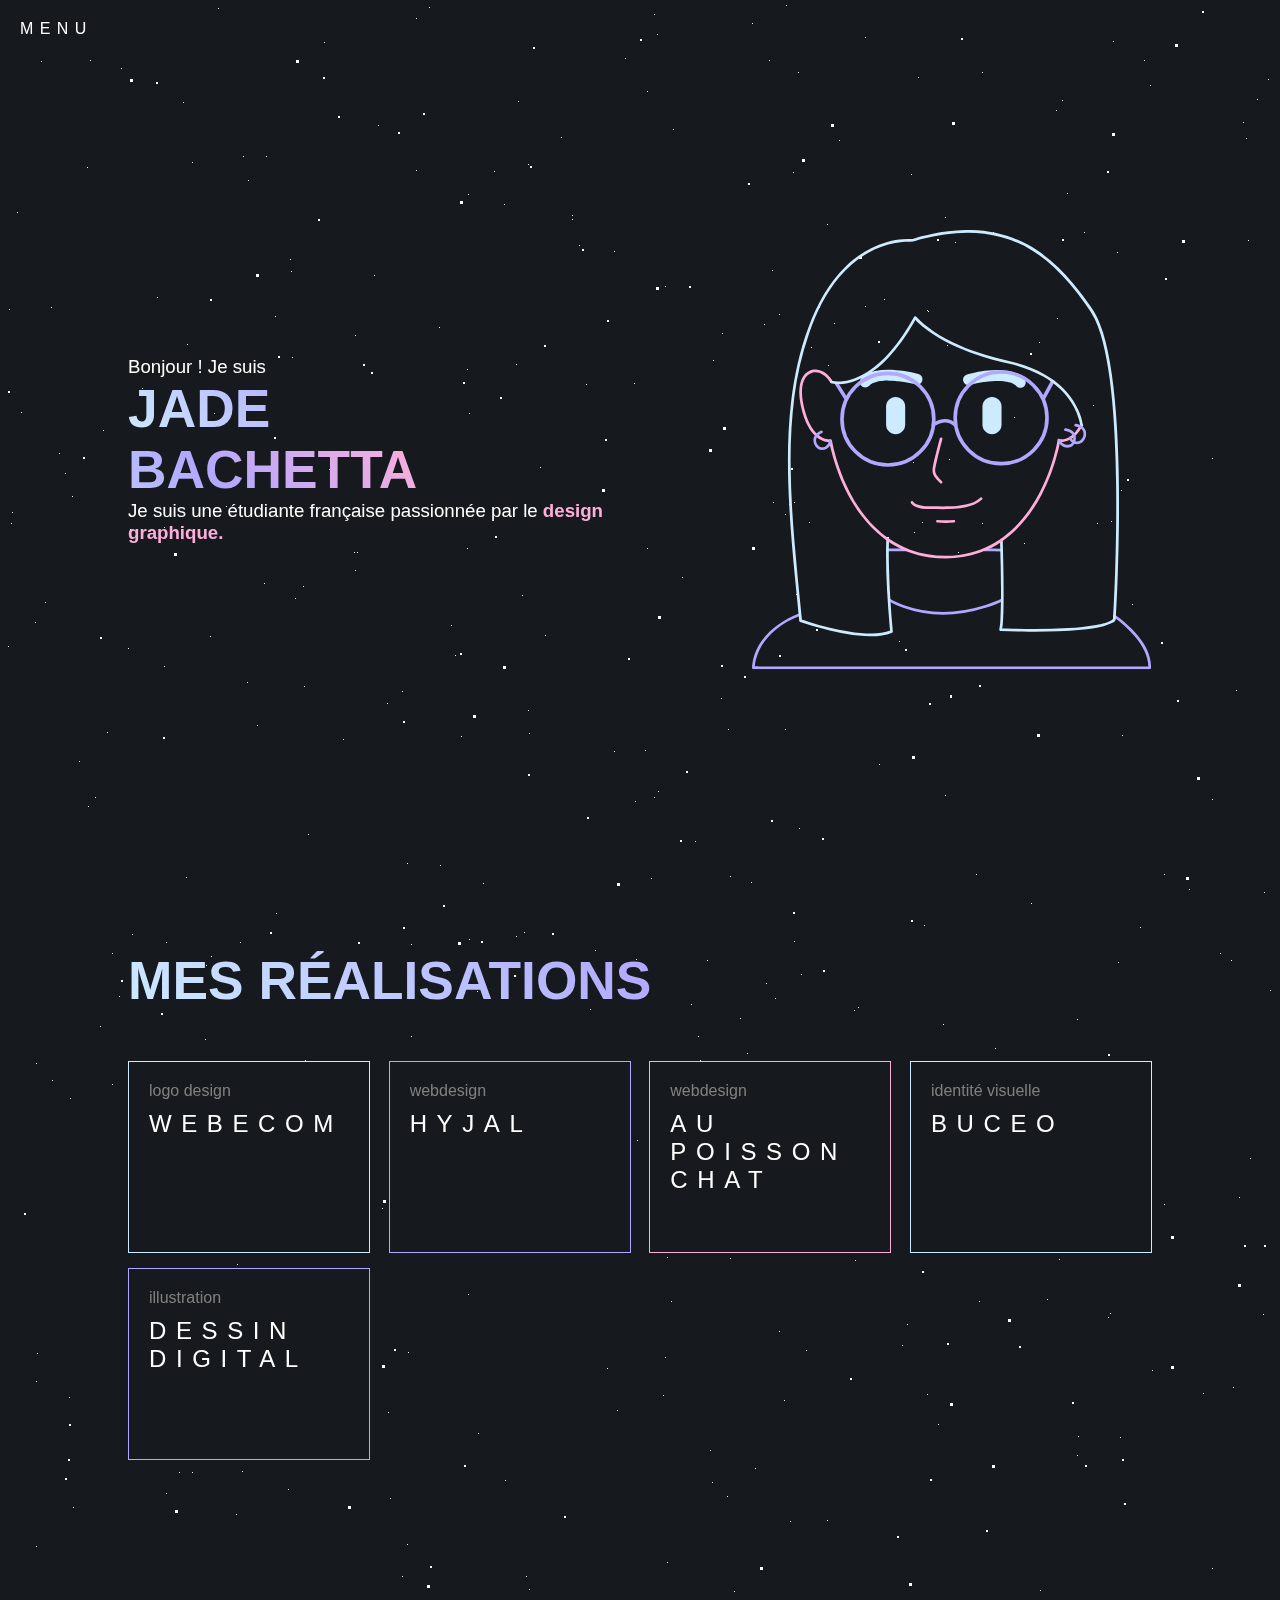
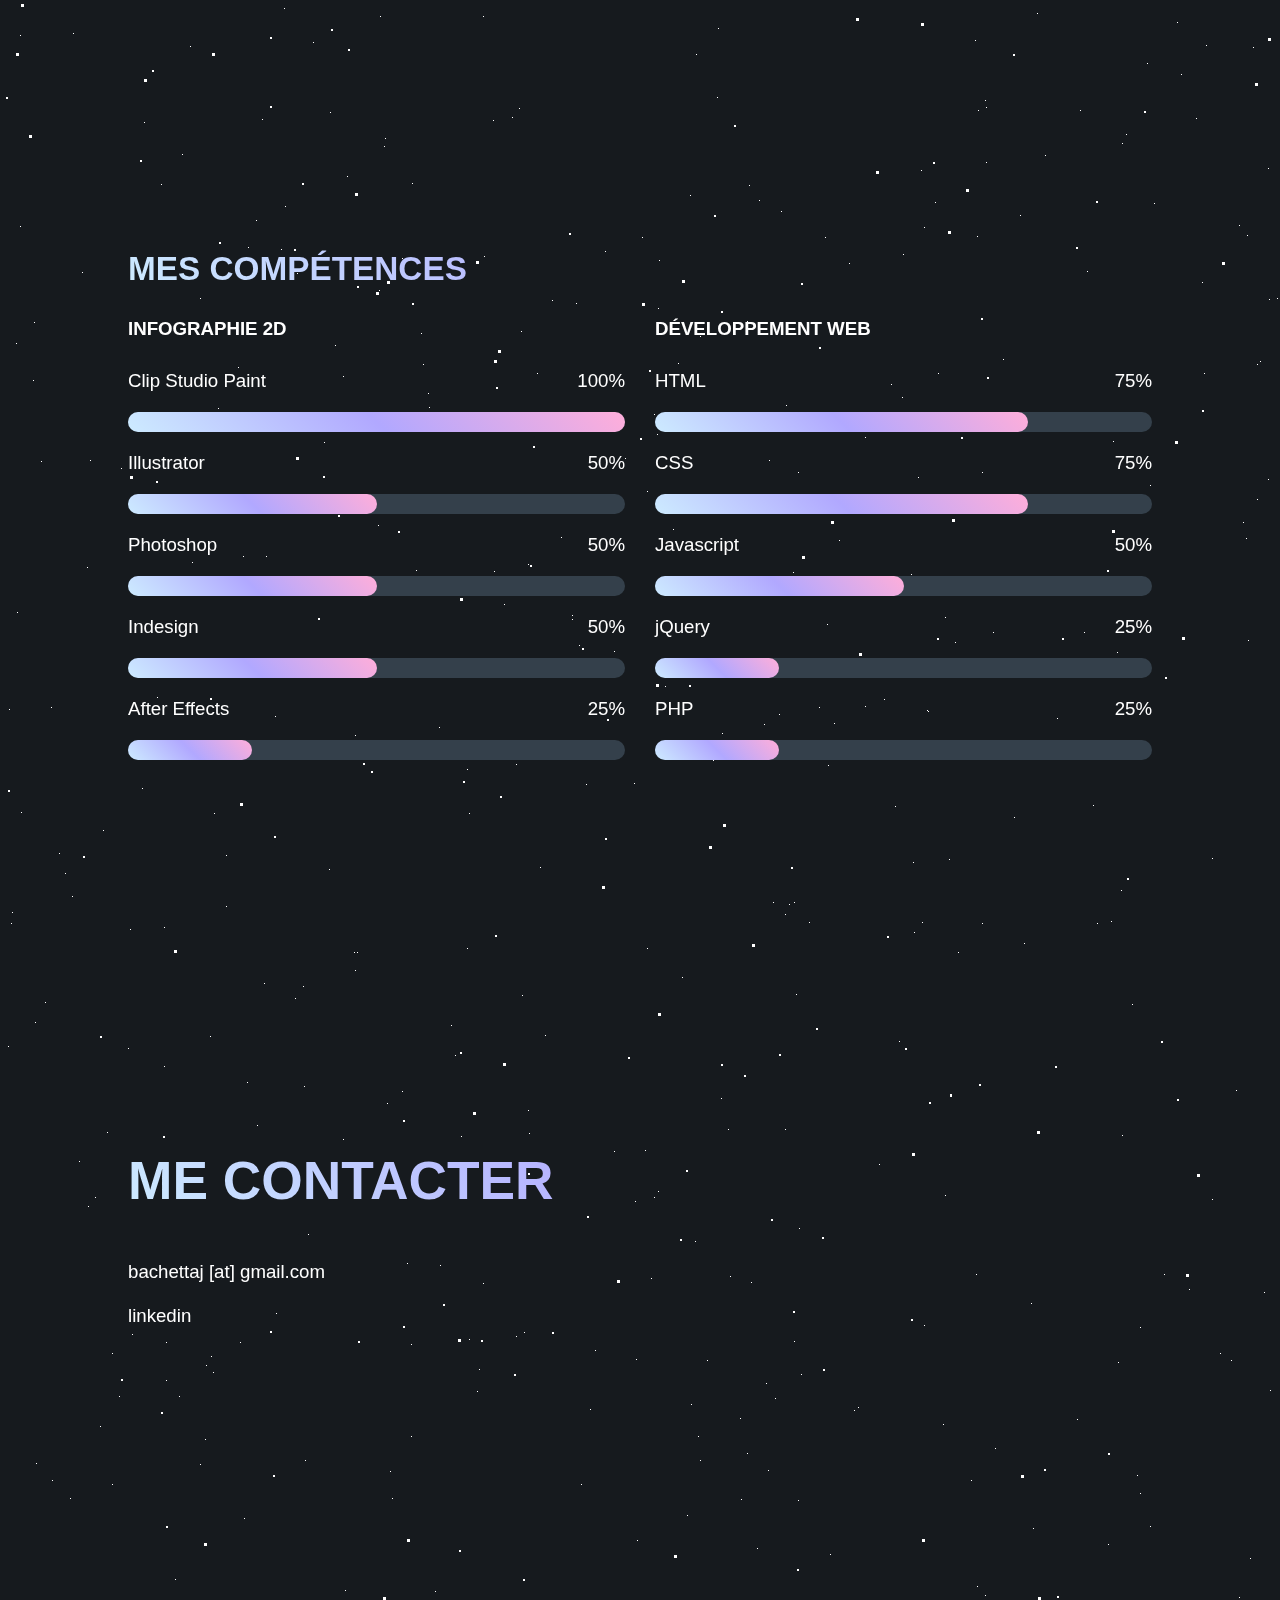
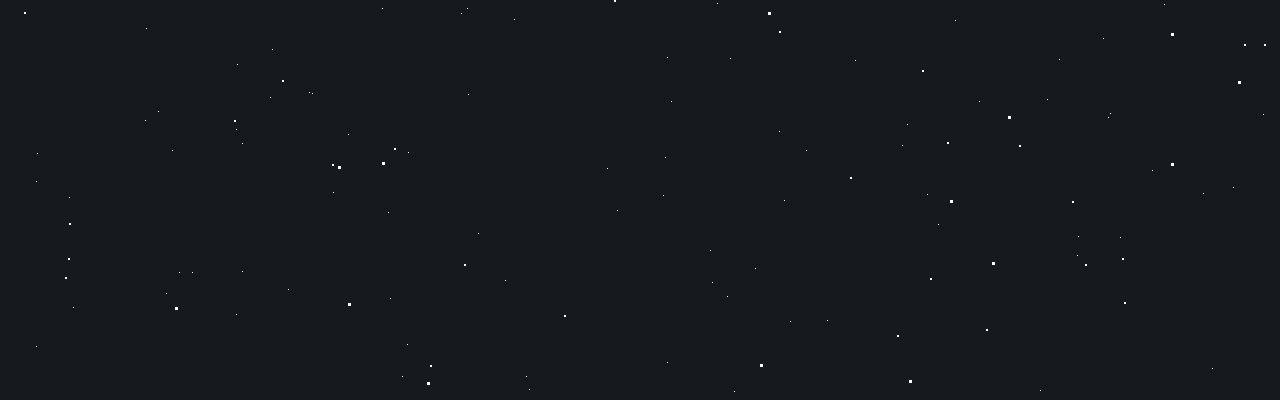
<file: index.html>
<!DOCTYPE html>
<html lang="en">
<head>
    <meta charset="UTF-8">
    <meta http-equiv="X-UA-Compatible" content="IE=edge">
    <meta name="viewport" content="width=device-width, initial-scale=1.0">
    <title>Jade BACHETTA's Portfolio</title>

    <link rel="icon" type="image/png" href="images/JB.png"/>
    <link rel="shortcut icon" type="image/png" href="images/JB.png"/>

    <link rel="stylesheet" href="styles/style_mobile.css">
    <link rel="stylesheet" href="styles/style_pc.css" media="screen and (min-width:700px)">

    

</head>
<body>
<!--
    <embed id= "audio1" onload="setHalfVolume()" controls="controls" volume="0.10" src="/audio/memodemo-extragalactic.mp3" loop="true" autostart="true" width="2" height="0">
 -->
    <!--
    <audio id="audio">
        <source src="audio/multimedia_rollover_044.mp3">
    </audio>
    -->

    <header class="header">
        <div class="menu">menu</div>
    </header>
    
    <div class="bg1"></div>
    <div class="bg2"></div>

    <nav>
        <div class="navigation">
            <div class="dir" id="dir"><a href="index.html#page1">ACCUEIL</a></div>
            <div class="dir2" id="dir"><a href="index.html#page2">REALISATIONS</a></div>
            <div class="dir3" id="dir"><a href="index.html#page3">COMPETENCES</a></div>
            <div class="dir4" id="dir"><a href="index.html#page4">CONTACT</a></div>
        </div>
    </nav>

    <div class="bganim" id="bganim">
        <div id="stars"></div>
        <div id="stars2"></div>
        <div id="stars3"></div>
    </div>


    <section id="page1">

        

        <div class="elements">
            <div class="presentation">
                Bonjour ! Je suis <br>
                <span class="nom">jade <br> bachetta</span><br>
                Je suis une étudiante française passionnée par le <span class="design">design graphique.</span>
            </div>
            <img src="images/jod.svg" alt="portrait">
        </div>

    </section>

    <section id="page2">

        <div class="realisations">
            <div class="titre">
                mes réalisations
            </div>
            <div class="portfolio" id=portfolio>
                <a href="webecom.html" class="portfolio1" id="son">
                    <div class="desc">logo design</div>
                    WEBECOM
                </a>
                <a href="hyjal.html" class="portfolio2" id="son">
                    <div class="desc">webdesign</div>
                    HYJAL
                </a>
                <a href="catfish.html" class="portfolio3" id="son">
                    <div class="desc">webdesign</div>
                    AU POISSON CHAT
                </a>
                <a href="buceo.html" class="portfolio4" id="son">
                    <div class="desc">identité visuelle</div>
                    BUCEO
                </a>
                <a href="illu.html" class="portfolio5" id="son">
                    <div class="desc">illustration</div>
                    DESSIN DIGITAL
                </a>
            </div>
        </div>

    </section>

    <!--

    <section id="page3">

        <div class="cv">

            <div class="titre">curriculum vitae</div>

            <div class="formation">

                <div class="titre2">formation</div>

                    <div class="form">
                        <div class="head"> 
                            <div>DUT MMI</div><div>2020-2022</div>
                        </div>
                        <div class="lieu">
                            <i>IUT de Mulhouse</i>
                        </div>
                        <div class="state">
                            Deuxième année  (en cours)
                        </div>
                    </div>

                    <div class="form">
                        <div class="head"> 
                            <div>L1 Psychologie</div><div>2019-2020</div>
                        </div>
                        <div class="lieu">
                            <i>Université de Strasbourg</i>
                        </div>
                        <div class="state">
                        </div>
                    </div>

                    <div class="form">
                        <div class="head"> 
                            <div>Baccalauréat Scientifique</div><div>2019</div>
                        </div>
                        <div class="lieu">
                            <i>Lycée Michel de Montaigne, Mulhouse</i>
                        </div>
                        <div class="state">
                            Mention : Bien
                        </div>
                    </div>

                </div>

            <div class="exp">

                <div class="titre2">expérience professionnelle</div>

                    <div class="form">
                        <div class="head"> 
                            <div>Stage en entreprise</div><div>2021</div>
                        </div>
                        <div class="lieu">
                            <i>IUT de Mulhouse</i>
                        </div>
                        <div class="state">
                            Deuxième année  (en cours)
                        </div>
                    </div>
    
            </div>

    </section>
-->

    <section id="page3">

        <div class="cv">
            
            <div class="titre2">mes compétences</div>

            <div class="competences">

                <div class="form">
                    <div class="categ"> 
                        <div class="titre3">Infographie 2D</div>
                        
                    </div>

                    <div class="skill">
                        <div>Clip Studio Paint</div><div>100%</div>
                    </div>
                    <div class="bar1">
                        <div class="bar100"></div>
                    </div>

                    <div class="skill">
                        <div>Illustrator</div><div>50%</div>
                    </div>
                    <div class="bar1">
                        <div class="bar50"></div>
                    </div>

                    <div class="skill">
                        <div>Photoshop</div><div>50%</div>
                    </div>
                    <div class="bar1">
                        <div class="bar50"></div>
                    </div>

                    <div class="skill">
                        <div>Indesign</div><div>50%</div>
                    </div>
                    <div class="bar1">
                        <div class="bar50"></div>
                    </div>

                    <div class="skill">
                        <div>After Effects</div><div>25%</div>
                    </div>
                    <div class="bar1">
                        <div class="bar25"></div>
                    </div>
                </div>

                <div class="form">
                    <div class="categ"> 
                        <div class="titre3">Développement Web</div>
                        
                    </div>

                    <div class="skill">
                        <div>HTML</div><div>75%</div>
                    </div>
                    <div class="bar1">
                        <div class="bar75"></div>
                    </div>

                    <div class="skill">
                        <div>CSS</div><div>75%</div>
                    </div>
                    <div class="bar1">
                        <div class="bar75"></div>
                    </div>

                    <div class="skill">
                        <div>Javascript</div><div>50%</div>
                    </div>
                    <div class="bar1">
                        <div class="bar50"></div>
                    </div>

                    <div class="skill">
                        <div>jQuery</div><div>25%</div>
                    </div>
                    <div class="bar1">
                        <div class="bar25"></div>
                    </div>

                    <div class="skill">
                        <div>PHP</div><div>25%</div>
                    </div>
                    <div class="bar1">
                        <div class="bar25"></div>
                    </div>
                </div>

                
            </div>

        </div>
        
    </section>

    <section id="page4">

        <div class="contact">
            <div class="titre">
                me contacter
            </div>
            <div class="links">
                <a href="mailto:bachetaj@gmail.com" class="lien" id=lien1>bachettaj [at] gmail.com</a><br>
                <a href="https://www.linkedin.com/in/jade-bachetta-949620205/" class="lien" id=lien2>linkedin</a>
            </div>
        </div>

    </section>
    


    <script src="scripts/javascript.js"></script>
</body>
</html>
</file>
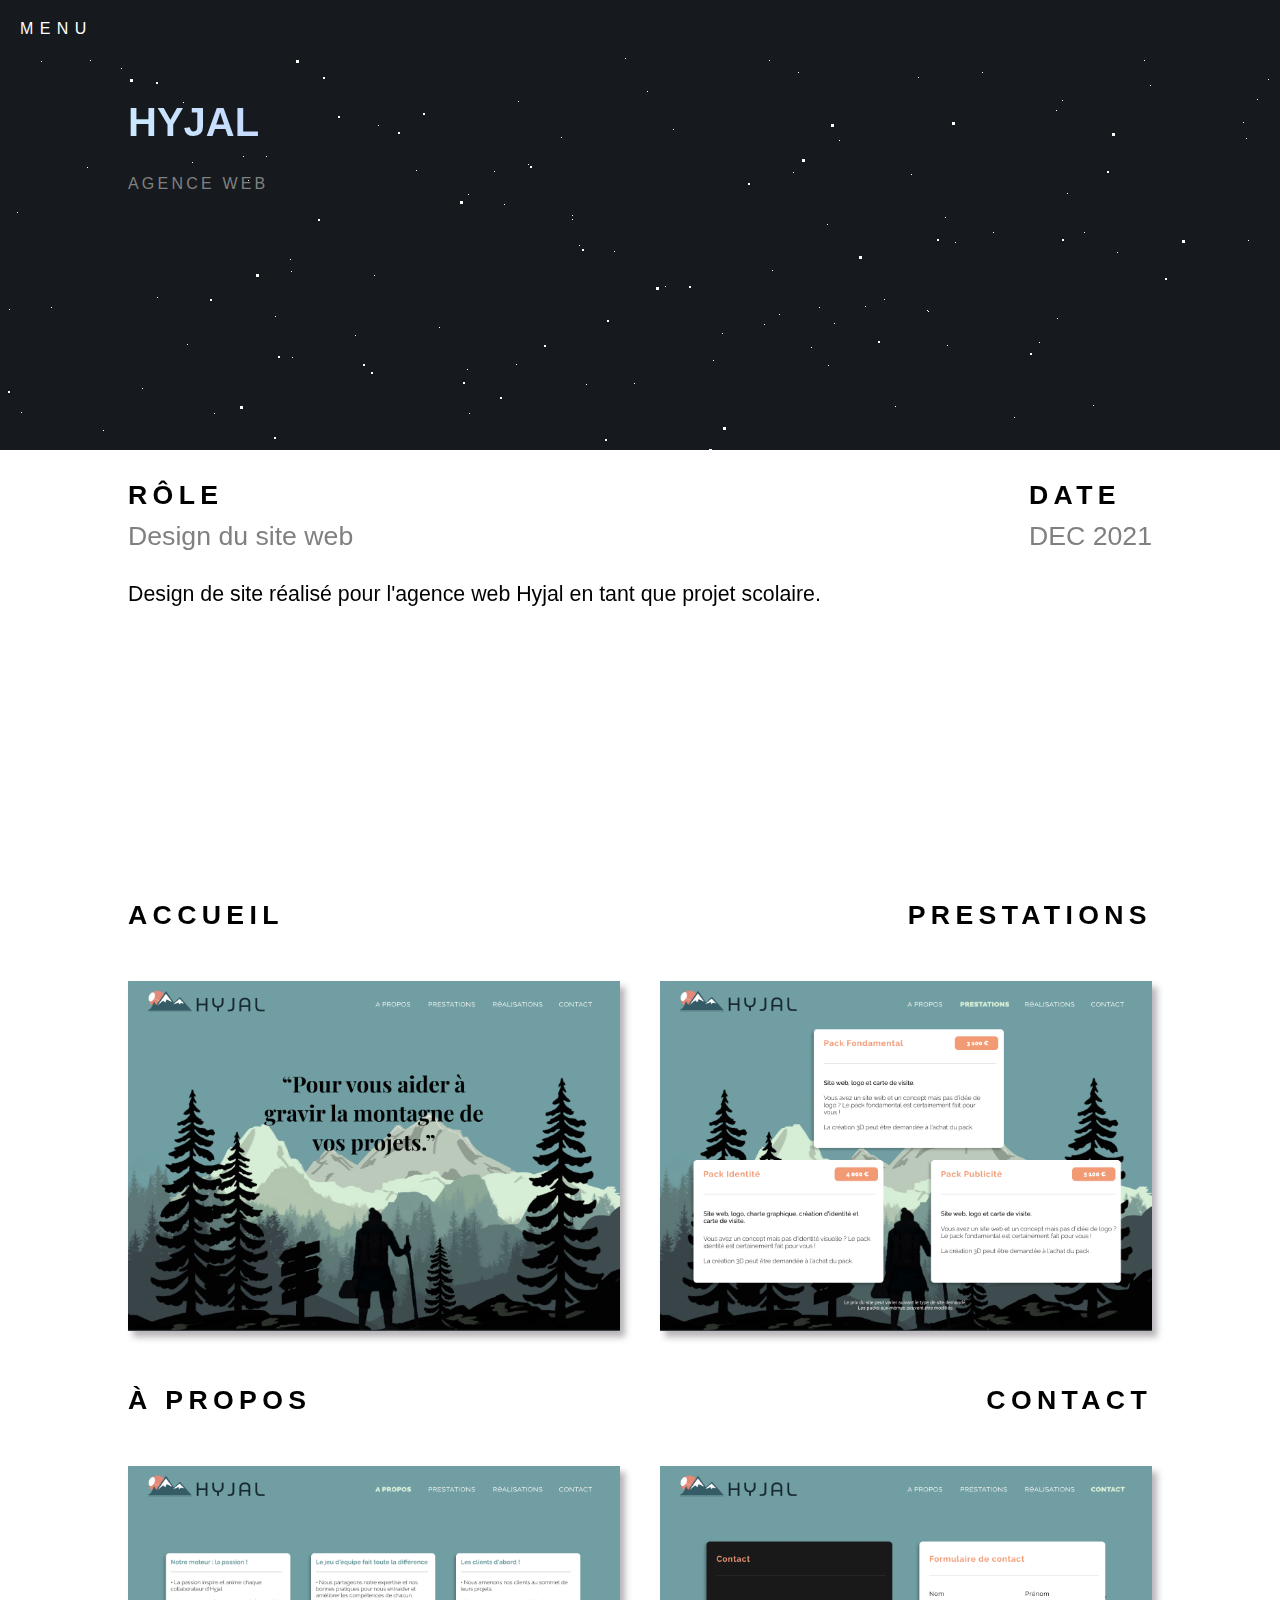
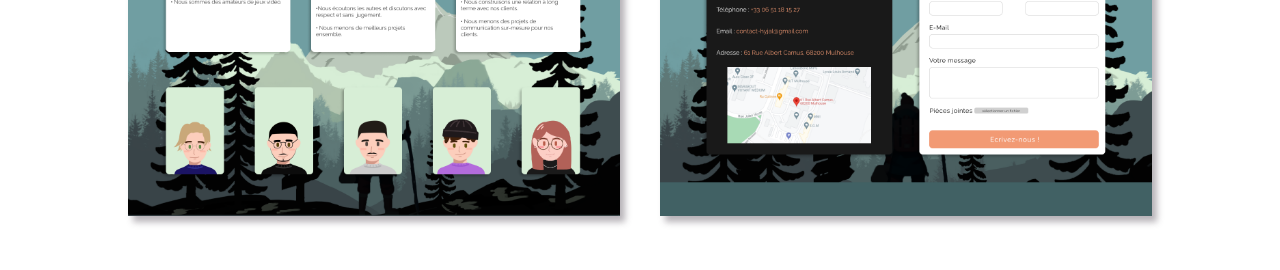
<file: hyjal.html>
<!DOCTYPE html>
<html lang="en">
<head>
    <meta charset="UTF-8">
    <meta http-equiv="X-UA-Compatible" content="IE=edge">
    <meta name="viewport" content="width=device-width, initial-scale=1.0">
    <title>Jade BACHETTA's Portfolio</title>

    <link rel="icon" type="image/png" href="images/JB.png"/>
    <link rel="shortcut icon" type="image/png" href="images/JB.png"/>

    <link rel="stylesheet" href="styles/hyjal_mobile.css">
    <link rel="stylesheet" href="styles/hyjal_pc.css" media="screen and (min-width:700px)">

</head>
<body>

    <header class="header">
        <div class="menu">menu</div>
    </header>
    
    <div class="bg1"></div>
    <div class="bg2"></div>

    <nav>
        <div class="navigation">
            <div class="dir"><a href="index.html#page1">ACCUEIL</a></div>
            <div class="dir2"><a href="index.html#page2">REALISATIONS</a></div>
            <div class="dir3"><a href="index.html#page3">COMPETENCES</a></div>
            <div class="dir4"><a href="index.html#page4">CONTACT</a></div>
        </div>
    </nav>

    <section id="page1">

        <div class="bg">
            <div class="bganim" id="bganim">
                <div id="stars"></div>
                <div id="stars2"></div>
                <div id="stars3"></div>
            </div>
            <div class="webecom">
                <div class="titre">
                    hyjal
                </div> 
                <div class="infos">
                    Agence web 
                </div>
            </div>
        </div>


        <div class="wrap">
            <div class="etc">
                <div class="titre2">
                    rôle
                </div>
                <div class="rep">
                    Design du site web
                </div>
            </div>
            <div class="etc">
                <div class="titre2">
                    date
                </div>
                <div class="rep">
                    DEC 2021
                </div>
            </div>
        </div>

        <div class="details">
            Design de site réalisé pour l'agence web Hyjal en tant que projet scolaire.

        </div>
        
    </section>


    <section id="page2">

        <div class="p2">

            <div>
                <div class="accueil">
                    <div class="titre3">
                        accueil
                    </div>
                    <img src="images/hyjal/ACCUEIL.png" width="100%" alt="page d'accueil du site">
                </div>

                <div class="apropos">
                    <div class="titre3">
                        à propos
                    </div>
                    <img src="images/hyjal/A PROPOS.png" width="100%" alt="page à propos du site">
                </div>
            </div>


            <div>
                <div class="prestations">
                    <div class="titre3">
                        prestations
                    </div>
                    <img src="images/hyjal/PRESTATIONS.png" width="100%" alt="page des prestations du site">
                </div>

                <div class="contact">
                    <div class="titre3">
                        contact
                    </div>
                    <img src="images/hyjal/CONTACT.png" width="100%" alt="page de contact du site">
                </div>
            </div>
        </div>
    </section>

        

    <script src="scripts/javascript.js"></script>
    
</body>
</html>
</file>
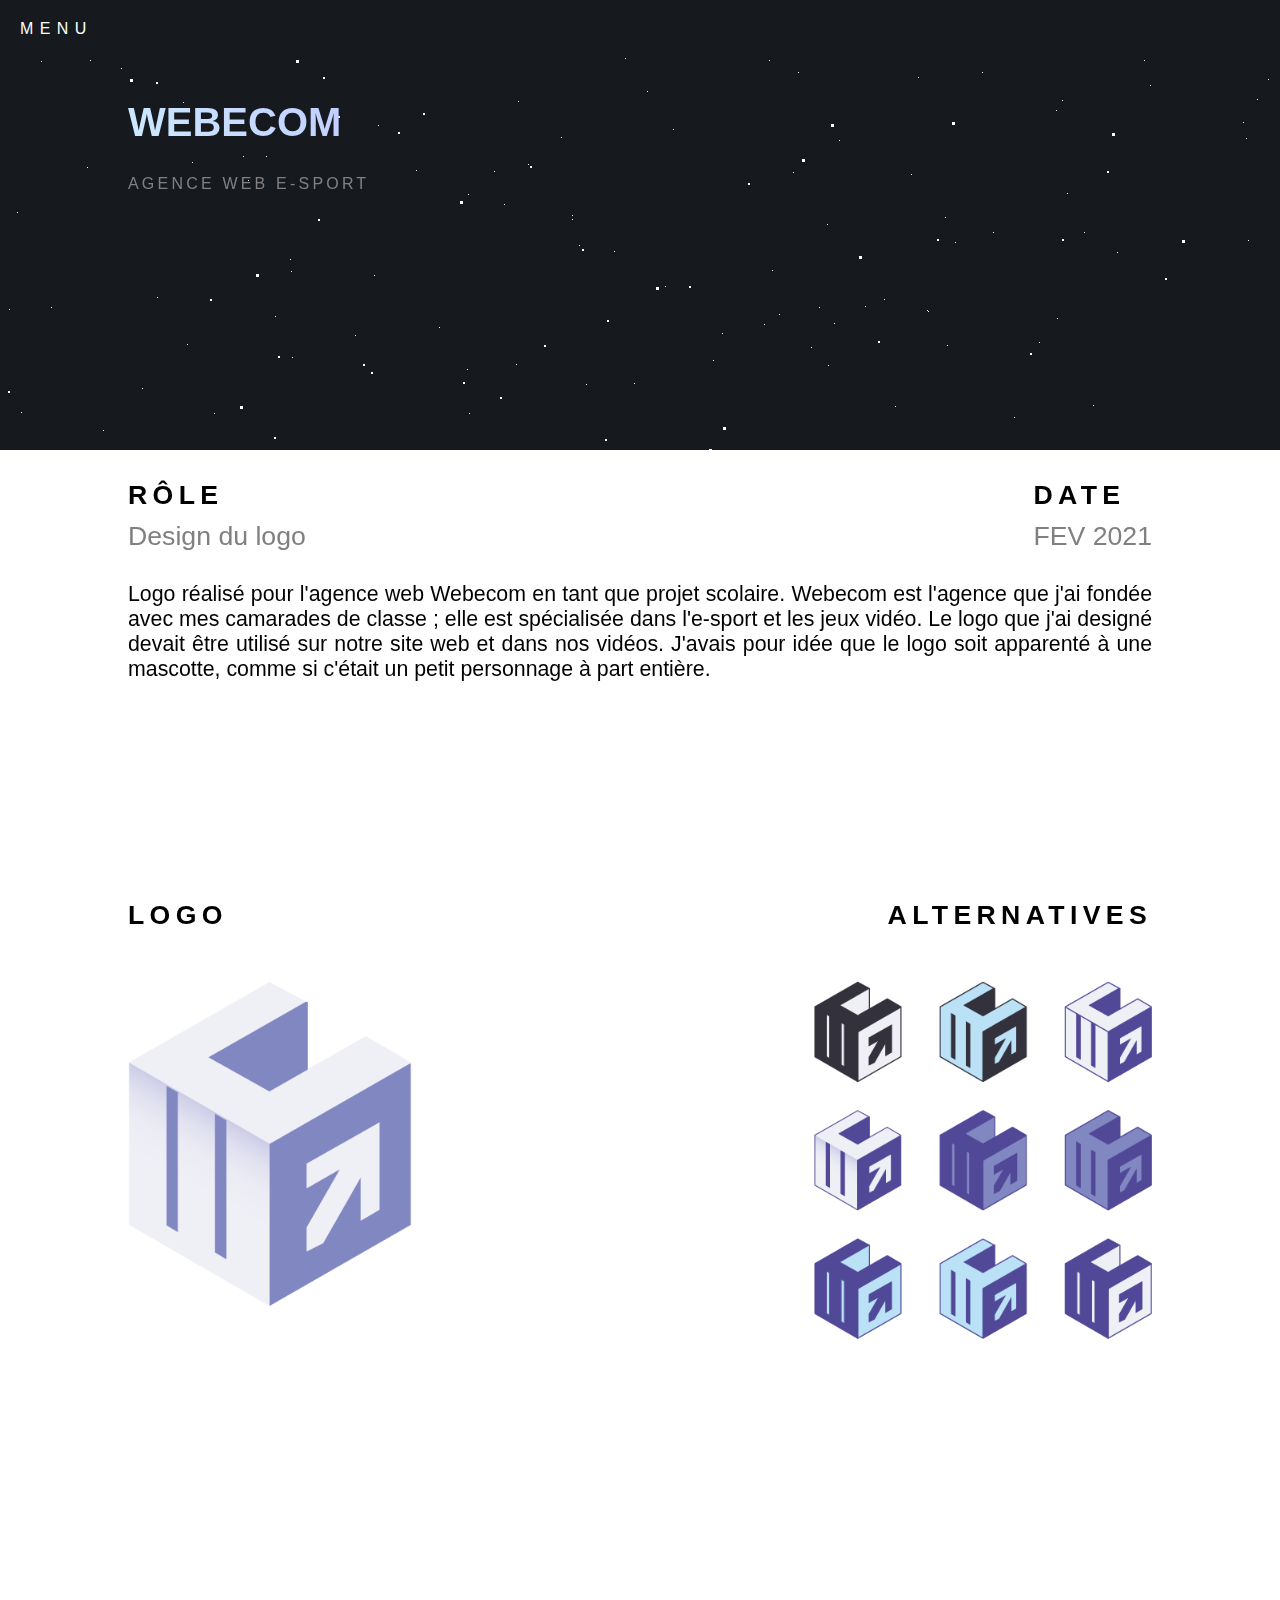
<file: webecom.html>
<!DOCTYPE html>
<html lang="en">
<head>
    <meta charset="UTF-8">
    <meta http-equiv="X-UA-Compatible" content="IE=edge">
    <meta name="viewport" content="width=device-width, initial-scale=1.0">
    <title>Jade BACHETTA's Portfolio</title>

    <link rel="icon" type="image/png" href="images/JB.png"/>
    <link rel="shortcut icon" type="image/png" href="images/JB.png"/>

    <link rel="stylesheet" href="styles/webecom_mobile.css">
    <link rel="stylesheet" href="styles/webecom_pc.css" media="screen and (min-width:700px)">

</head>
<body>

    <header class="header">
        <div class="menu">menu</div>
    </header>
    
    <div class="bg1"></div>
    <div class="bg2"></div>

    <nav>
        <div class="navigation">
            <div class="dir"><a href="index.html#page1">ACCUEIL</a></div>
            <div class="dir2"><a href="index.html#page2">REALISATIONS</a></div>
            <div class="dir3"><a href="index.html#page3">COMPETENCES</a></div>
            <div class="dir4"><a href="index.html#page4">CONTACT</a></div>
        </div>
    </nav>

    <section id="page1">

        <div class="bg">
            <div class="bganim" id="bganim">
                <div id="stars"></div>
                <div id="stars2"></div>
                <div id="stars3"></div>
            </div>
            <div class="webecom">
                <div class="titre">
                    webecom
                </div> 
                <div class="infos">
                    Agence web E-sport
                </div>
            </div>
        </div>


        <div class="wrap">
            <div class="etc">
                <div class="titre2">
                    rôle
                </div>
                <div class="rep">
                    Design du logo
                </div>
            </div>
            <div class="etc">
                <div class="titre2">
                    date
                </div>
                <div class="rep">
                    FEV 2021
                </div>
            </div>
        </div>

        <div class="details">
            Logo réalisé pour l'agence web Webecom en tant que projet scolaire. Webecom est l'agence que j'ai 
            fondée avec mes camarades de classe ; elle est spécialisée dans l'e-sport et les jeux vidéo. Le logo 
            que j'ai designé devait être utilisé sur notre site web et dans nos vidéos. J'avais pour idée que le 
            logo soit apparenté à une mascotte, comme si c'était un petit personnage à part entière.
        </div>
        
    </section>


    <section id="page2">

        
        <div class="p2">

            <div class="child" id="ch1">
                <div class="titre3">
                    logo
                </div>
                <img src="images/webecom/Fichier 13.png" alt="logo fini" width="100%" id="img1">
            </div>

            <div class="child" id="ch2">
                <div class="titre3">
                    alternatives
                </div>
                <img src="images/webecom/Fichier 12.png" alt="couleurs alternatives" width="100%" id="img2">
            </div>
        </div>
    </section>

        

    <script src="scripts/javascript.js"></script>
    
</body>
</html>
</file>
<file: styles/style_mobile.css>
body{
    background-color: #161A1E;
    margin: 0;
    font-family: -apple-system, BlinkMacSystemFont, 'Segoe UI', Roboto, Oxygen, Ubuntu, Cantarell, 'Open Sans', 'Helvetica Neue', sans-serif;
    color: white;
    overflow-x: hidden;
}

::-moz-selection { /* Code for Firefox */
    color: #2e2e2e;
    background: #ffd0ea;
  }
  
  ::selection {
    color: #2e2e2e;
    background: #ffd0ea;
  }

html::-webkit-scrollbar {
    width: 10px;
  }

html::-webkit-scrollbar-track {
    background: black;
    border-radius: 10px;
}

html::-webkit-scrollbar-thumb {
    background: #2e2e2e;
    border-radius: 10px;
  }

html::-webkit-scrollbar-thumb:hover {
    background: rgb(100, 100, 100);
    border-radius: 10px;
  }

html::-webkit-scrollbar-thumb:active {
    background: #2e2e2e;
    border-radius: 10px;
  }

.header{
    z-index: 10;
    position: fixed;
    width: 100%;
    display: flex;
    text-transform: uppercase;
    letter-spacing: 0.4em;
    background-color: #161A1E;
}

header>div{
    padding: 20px;
}

.headerouvert{
    background-color: transparent;
}


.bg1{
    position: fixed;
    background-color: #CDEBFF;
    height: 100%;
    width: 100%;
    top: 0;
    z-index: 1;

    transition: 0.4s;
    transform: translateX(100%);
    transition-delay: 0.4s;
}

.bg2{
    position: fixed;
    background-color: #B1A8FF;
    height: 100%;
    width: 100%;
    top: 0;
    z-index: 1;

    transition: 0.4s;
    transform: translateX(100%);
    transition-delay: 0.2s;
}




nav{
    position: fixed;
    background-color: #FFAEDA;
    height: 100%;
    width: 100%;
    top: 0;
    z-index: 1;

    transition: 0.4s;
    transform: translateX(200%);

    display: flex;
    padding-left: 15%;
    align-items: center;

    font-size: 20pt;
    font-weight: bold;
    letter-spacing: 0.4em;
}

.ouvert{
    transition: 0.4s;
    transform: translateX(0%);
}

.ouvertdelay1{
    transition: 0.4s;
    transition-delay: 0.2s;
    transform: translateX(0%);
}

.ouvertdelay2{
    transition: 0.4s;
    transition-delay: 0.4s;
    transform: translateX(0%);
    color: #FFF8F9;
}

.menuouvert{
    color: #FFF8F9;
}

.navigation{
    display: flex;
    flex-direction: column;
    gap: 100px;
}









section{
    height: 100vh;
    width: 100vw;
    display: flex;
    justify-content: center;
    align-items: center;
}

.elements>img{
    width: 100%;
}

.elements{
    width: 80vw;
    display: flex;
    flex-direction: column;
    gap: 50px;
}

.nom{
    font-size: 40pt;
    text-transform: uppercase;
    font-weight: bolder;
    background: -webkit-linear-gradient(45deg, #CDEBFF, #B1A8FF, #FFAEDA);
    -webkit-background-clip: text;
    -webkit-text-fill-color: transparent;
}

.design{
    color: #FFAEDA;
    font-weight: bolder;
}





.realisations{
    width: 80vw;
}

.titre{
    padding-top: 50px;
    font-size: 25pt;
    text-transform: uppercase;
    font-weight: bolder;
    background: -webkit-linear-gradient(45deg, #CDEBFF, #B1A8FF, #FFAEDA);
    -webkit-background-clip: text;
    -webkit-text-fill-color: transparent;
    margin-bottom: 50px;
}

.titre2{
    padding-top: 50px;
    font-size: 25pt;
    text-transform: uppercase;
    font-weight: bolder;
    background: -webkit-linear-gradient(45deg, #CDEBFF, #B1A8FF, #FFAEDA);
    -webkit-background-clip: text;
    -webkit-text-fill-color: transparent;
}



.cv{
    width: 80vw;
    display: flex;
    flex-direction: column;
    gap: 30px;
}

/*

.formation{
    display: flex;
    flex-direction: column;
    gap: 30px;
}

.exp{
    display: flex;
    flex-direction: column;
    gap: 30px;
}

.titre2{
    font-size: 20pt;
    text-transform: uppercase;
    font-weight: bold;
}



.head{
    font-weight: bold;
    display: flex;
    justify-content: space-between;
}

.lieu{
    font-weight: lighter;
}

.state{
    font-weight: lighter;
}

*/

.competences{
    display: flex;
    flex-direction: column;
    gap: 30px;
}

.form{
    display: flex;
    flex-direction: column;
    gap: 5px;
}

.titre3{
    margin-bottom: 10px;
    text-transform: uppercase;
}

.categ{
    font-weight: bold;
}

.skill{
    display: flex;
    justify-content: space-between;
}

.bar1{
    width: 100%;
    height: 10px;
    background-color: #34404B;
    border-radius: 50px;
}

.bar100{
    width: 100%;
    height: 100%;
    background-image: linear-gradient(45deg, #CDEBFF, #B1A8FF, #FFAEDA);
    border-radius: 50px;
}

.bar75{
    width: 75%;
    height: 100%;
    background-image: linear-gradient(45deg, #CDEBFF, #B1A8FF, #FFAEDA);
    border-radius: 50px;
}

.bar50{
    width: 50%;
    height: 100%;
    background-image: linear-gradient(45deg, #CDEBFF, #B1A8FF, #FFAEDA);
    border-radius: 50px;
}

.bar25{
    width: 25%;
    height: 100%;
    background-image: linear-gradient(45deg, #CDEBFF, #B1A8FF, #FFAEDA);
    border-radius: 50px;
}







.portfolio{
    display: flex;
    flex-wrap: wrap;
    gap: 15px;
}

a{
    text-decoration: none;
}

.portfolio1,
.portfolio2,
.portfolio3,
.portfolio4,
.portfolio5{
    height: 80px;
    width: 100px;
    font-size: 12px;
    color: white;
    letter-spacing: 0.4em;
    padding: 20px;
    transition: 0.1s;
    background-color: #161A1E;
}

.portfolio1,
.portfolio4{
    border: solid 1px #CDEBFF;
}
.portfolio2,
.portfolio5{
    border: solid 1px #B1A8FF;
}
.portfolio3{
    border: solid 1px #FFAEDA;
}

.portfolio1:hover,
.portfolio2:hover,
.portfolio3:hover,
.portfolio4:hover,
.portfolio5:hover{
    transition: 0.1s;
    transform: translate( 10px, -10px);
}

.portfolio1:hover,
.portfolio4:hover{
    box-shadow: -10px 10px 0px #CDEBFF;
}
.portfolio2:hover,
.portfolio5:hover{
    box-shadow: -10px 10px 0px #B1A8FF;
}
.portfolio3:hover{
    box-shadow: -10px 10px 0px #FFAEDA;
}
.desc{
    font-size: 9px;
    margin-bottom: 10px;
    color: grey;
    letter-spacing: 0;
}




.contact{
    width: 80vw;
}

.links>a{
   display: flex;
   flex-direction: column;
   gap: 30px;
}

a{
    color: white;
}

#page2,
#page3,
#page4{
    align-items: flex-start;
}






.bganim{
  position: fixed;
  z-index: -1;
}

#stars {
    width: 1px;
    height: 1px;
    background: transparent;
    animation: animStar 50s linear infinite;
    box-shadow: 779px 1331px #fff, 324px 42px #fff, 303px 586px #fff,
    1312px 276px #fff, 451px 625px #fff, 521px 1931px #fff, 1087px 1871px #fff,
    36px 1546px #fff, 132px 934px #fff, 1698px 901px #fff, 1418px 664px #fff,
    1448px 1157px #fff, 1084px 232px #fff, 347px 1776px #fff, 1722px 243px #fff,
    1629px 835px #fff, 479px 969px #fff, 1231px 960px #fff, 586px 384px #fff,
    164px 527px #fff, 8px 646px #fff, 1150px 1126px #fff, 665px 1357px #fff,
    1556px 1982px #fff, 1260px 1961px #fff, 1675px 1741px #fff,
    1843px 1514px #fff, 718px 1628px #fff, 242px 1343px #fff, 1497px 1880px #fff,
    1364px 230px #fff, 1739px 1302px #fff, 636px 959px #fff, 304px 686px #fff,
    614px 751px #fff, 1935px 816px #fff, 1428px 60px #fff, 355px 335px #fff,
    1594px 158px #fff, 90px 60px #fff, 1553px 162px #fff, 1239px 1825px #fff,
    1945px 587px #fff, 749px 1785px #fff, 1987px 1172px #fff, 1301px 1237px #fff,
    1039px 342px #fff, 1585px 1481px #fff, 995px 1048px #fff, 524px 932px #fff,
    214px 413px #fff, 1701px 1300px #fff, 1037px 1613px #fff, 1871px 996px #fff,
    1360px 1635px #fff, 1110px 1313px #fff, 412px 1783px #fff, 1949px 177px #fff,
    903px 1854px #fff, 700px 1936px #fff, 378px 125px #fff, 308px 834px #fff,
    1118px 962px #fff, 1350px 1929px #fff, 781px 1811px #fff, 561px 137px #fff,
    757px 1148px #fff, 1670px 1979px #fff, 343px 739px #fff, 945px 795px #fff,
    576px 1903px #fff, 1078px 1436px #fff, 1583px 450px #fff, 1366px 474px #fff,
    297px 1873px #fff, 192px 162px #fff, 1624px 1633px #fff, 59px 453px #fff,
    82px 1872px #fff, 1933px 498px #fff, 1966px 1974px #fff, 1975px 1688px #fff,
    779px 314px #fff, 1858px 1543px #fff, 73px 1507px #fff, 1693px 975px #fff,
    1683px 108px #fff, 1768px 1654px #fff, 654px 14px #fff, 494px 171px #fff,
    1689px 1895px #fff, 1660px 263px #fff, 1031px 903px #fff, 1203px 1393px #fff,
    1333px 1421px #fff, 1113px 41px #fff, 1206px 1645px #fff, 1325px 1635px #fff,
    142px 388px #fff, 572px 215px #fff, 1535px 296px #fff, 1419px 407px #fff,
    1379px 1003px #fff, 329px 469px #fff, 1791px 1652px #fff, 935px 1802px #fff,
    1330px 1820px #fff, 421px 1933px #fff, 828px 365px #fff, 275px 316px #fff,
    707px 960px #fff, 1605px 1554px #fff, 625px 58px #fff, 717px 1697px #fff,
    1669px 246px #fff, 1925px 322px #fff, 1154px 1803px #fff, 1929px 295px #fff,
    1248px 240px #fff, 1045px 1755px #fff, 166px 942px #fff, 1888px 1773px #fff,
    678px 1963px #fff, 1370px 569px #fff, 1974px 1400px #fff, 1786px 460px #fff,
    51px 307px #fff, 784px 1400px #fff, 730px 1258px #fff, 1712px 393px #fff,
    416px 170px #fff, 1797px 1932px #fff, 572px 219px #fff, 1557px 1856px #fff,
    218px 8px #fff, 348px 1334px #fff, 469px 413px #fff, 385px 1738px #fff,
    1357px 1818px #fff, 240px 942px #fff, 248px 1847px #fff, 1535px 806px #fff,
    236px 1514px #fff, 1429px 1556px #fff, 73px 1633px #fff, 1398px 1121px #fff,
    671px 1301px #fff, 1404px 1663px #fff, 740px 1018px #fff, 1600px 377px #fff,
    785px 514px #fff, 112px 1084px #fff, 1915px 1887px #fff, 1463px 1848px #fff,
    687px 1115px #fff, 1268px 1768px #fff, 1729px 1425px #fff,
    1284px 1022px #fff, 801px 974px #fff, 1975px 1317px #fff, 1354px 834px #fff,
    1446px 1484px #fff, 1283px 1786px #fff, 11px 523px #fff, 1842px 236px #fff,
    1355px 654px #fff, 429px 7px #fff, 1033px 1128px #fff, 157px 297px #fff,
    545px 635px #fff, 52px 1080px #fff, 827px 1520px #fff, 1121px 490px #fff,
    9px 309px #fff, 1744px 1586px #fff, 1014px 417px #fff, 1534px 524px #fff,
    958px 552px #fff, 1403px 1496px #fff, 387px 703px #fff, 1522px 548px #fff,
    1355px 282px #fff, 1532px 601px #fff, 1838px 790px #fff, 290px 259px #fff,
    295px 598px #fff, 1601px 539px #fff, 1561px 1272px #fff, 34px 1922px #fff,
    1024px 543px #fff, 467px 369px #fff, 722px 333px #fff, 1976px 1255px #fff,
    766px 983px #fff, 1582px 1285px #fff, 12px 512px #fff, 617px 1410px #fff,
    682px 577px #fff, 1334px 1438px #fff, 439px 327px #fff, 1617px 1661px #fff,
    673px 129px #fff, 794px 941px #fff, 1386px 1902px #fff, 37px 1353px #fff,
    1467px 1353px #fff, 416px 18px #fff, 187px 344px #fff, 200px 1898px #fff,
    1491px 1619px #fff, 811px 347px #fff, 924px 1827px #fff, 945px 217px #fff,
    1735px 1228px #fff, 379px 1890px #fff, 79px 761px #fff, 825px 1837px #fff,
    1980px 1558px #fff, 1308px 1573px #fff, 1488px 1726px #fff,
    382px 1208px #fff, 522px 595px #fff, 1277px 1898px #fff, 354px 552px #fff,
    161px 1784px #fff, 614px 251px #fff, 526px 1576px #fff, 17px 212px #fff,
    179px 996px #fff, 467px 1208px #fff, 1944px 1838px #fff, 1140px 1093px #fff,
    858px 1007px #fff, 200px 1064px #fff, 423px 1964px #fff, 1945px 439px #fff,
    1377px 689px #fff, 1120px 1437px #fff, 1876px 668px #fff, 907px 1324px #fff,
    343px 1976px #fff, 1816px 1501px #fff, 1849px 177px #fff, 647px 91px #fff,
    1984px 1012px #fff, 1336px 1300px #fff, 128px 648px #fff, 305px 1060px #fff,
    1324px 826px #fff, 1263px 1314px #fff, 1801px 629px #fff, 1614px 1555px #fff,
    1634px 90px #fff, 1603px 452px #fff, 891px 1984px #fff, 1556px 1906px #fff,
    121px 68px #fff, 1676px 1714px #fff, 516px 936px #fff, 1947px 1492px #fff,
    1455px 1519px #fff, 45px 602px #fff, 205px 1039px #fff, 793px 172px #fff,
    1562px 1739px #fff, 1056px 110px #fff, 1512px 379px #fff, 1795px 1621px #fff,
    1848px 607px #fff, 262px 1719px #fff, 477px 991px #fff, 483px 883px #fff,
    1239px 1197px #fff, 1496px 647px #fff, 1649px 25px #fff, 1491px 1946px #fff,
    119px 996px #fff, 179px 1472px #fff, 1341px 808px #fff, 1565px 1700px #fff,
    407px 1544px #fff, 1754px 357px #fff, 1288px 981px #fff, 902px 1997px #fff,
    1755px 1668px #fff, 186px 877px #fff, 1202px 1882px #fff, 461px 1213px #fff,
    1400px 748px #fff, 1969px 1899px #fff, 809px 522px #fff, 514px 1219px #fff,
    374px 275px #fff, 938px 1973px #fff, 357px 552px #fff, 144px 1722px #fff,
    1572px 912px #fff, 402px 1858px #fff, 1544px 1195px #fff, 667px 1257px #fff,
    727px 1496px #fff, 993px 232px #fff, 1772px 313px #fff, 1040px 1590px #fff,
    1204px 1973px #fff, 1268px 79px #fff, 1555px 1048px #fff, 986px 1707px #fff,
    978px 1710px #fff, 713px 360px #fff, 407px 863px #fff, 461px 736px #fff,
    284px 1608px #fff, 103px 430px #fff, 1283px 1319px #fff, 977px 1186px #fff,
    1966px 1516px #fff, 1287px 1129px #fff, 70px 1098px #fff, 1189px 889px #fff,
    1126px 1734px #fff, 309px 1292px #fff, 879px 764px #fff, 65px 473px #fff,
    1003px 1959px #fff, 658px 791px #fff, 402px 1576px #fff, 35px 622px #fff,
    529px 1589px #fff, 164px 666px #fff, 1876px 1290px #fff, 1541px 526px #fff,
    270px 1297px #fff, 440px 865px #fff, 1500px 802px #fff, 182px 1754px #fff,
    1264px 892px #fff, 272px 1249px #fff, 1289px 1535px #fff, 190px 1646px #fff,
    955px 242px #fff, 1456px 1597px #fff, 1727px 1983px #fff, 635px 801px #fff,
    226px 455px #fff, 1396px 1710px #fff, 849px 1863px #fff, 237px 1264px #fff,
    839px 140px #fff, 1122px 735px #fff, 1280px 15px #fff, 1318px 242px #fff,
    1819px 1148px #fff, 333px 1392px #fff, 1949px 553px #fff, 1878px 1332px #fff,
    467px 548px #fff, 1812px 1082px #fff, 1067px 193px #fff, 243px 156px #fff,
    483px 1616px #fff, 1714px 933px #fff, 759px 1800px #fff, 1822px 995px #fff,
    1877px 572px #fff, 581px 1084px #fff, 107px 732px #fff, 642px 1837px #fff,
    166px 1493px #fff, 1555px 198px #fff, 819px 307px #fff, 947px 345px #fff,
    827px 224px #fff, 927px 1394px #fff, 540px 467px #fff, 1093px 405px #fff,
    1140px 927px #fff, 130px 529px #fff, 33px 1980px #fff, 1147px 1663px #fff,
    1616px 1436px #fff, 528px 710px #fff, 798px 1100px #fff, 505px 1480px #fff,
    899px 641px #fff, 1909px 1949px #fff, 1311px 964px #fff, 979px 1301px #fff,
    1393px 969px #fff, 1793px 1886px #fff, 292px 357px #fff, 1196px 1718px #fff,
    1290px 1994px #fff, 537px 1973px #fff, 1181px 1674px #fff,
    1740px 1566px #fff, 1307px 265px #fff, 922px 522px #fff, 1892px 472px #fff,
    384px 1746px #fff, 392px 1098px #fff, 647px 548px #fff, 390px 1498px #fff,
    1246px 138px #fff, 730px 876px #fff, 192px 1472px #fff, 1790px 1789px #fff,
    928px 311px #fff, 1253px 1647px #fff, 747px 1921px #fff, 1561px 1025px #fff,
    1533px 1292px #fff, 1985px 195px #fff, 728px 729px #fff, 1712px 1936px #fff,
    512px 1717px #fff, 1528px 483px #fff, 313px 1642px #fff, 281px 1849px #fff,
    1212px 799px #fff, 435px 1191px #fff, 1422px 611px #fff, 1718px 1964px #fff,
    411px 944px #fff, 210px 636px #fff, 1502px 1295px #fff, 1434px 349px #fff,
    769px 60px #fff, 747px 1053px #fff, 789px 504px #fff, 1436px 1264px #fff,
    1893px 1225px #fff, 1394px 1788px #fff, 1108px 1317px #fff,
    1673px 1395px #fff, 854px 1010px #fff, 1705px 80px #fff, 1858px 148px #fff,
    1729px 344px #fff, 1388px 664px #fff, 895px 406px #fff, 1479px 157px #fff,
    1441px 1157px #fff, 552px 1900px #fff, 516px 364px #fff, 1647px 189px #fff,
    1427px 1071px #fff, 785px 729px #fff, 1080px 1710px #fff, 504px 204px #fff,
    1177px 1622px #fff, 657px 34px #fff, 1296px 1099px #fff, 248px 180px #fff,
    1212px 1568px #fff, 667px 1562px #fff, 695px 841px #fff, 1608px 1247px #fff,
    751px 882px #fff, 87px 167px #fff, 607px 1368px #fff, 1363px 1203px #fff,
    1836px 317px #fff, 1668px 1703px #fff, 830px 1154px #fff, 1721px 1398px #fff,
    1601px 1280px #fff, 976px 874px #fff, 1743px 254px #fff, 1020px 1815px #fff,
    1670px 1766px #fff, 1890px 735px #fff, 1379px 136px #fff, 1864px 695px #fff,
    206px 965px #fff, 1404px 1932px #fff, 1923px 1360px #fff, 247px 682px #fff,
    519px 1708px #fff, 645px 750px #fff, 1164px 1204px #fff, 834px 323px #fff,
    172px 1350px #fff, 213px 972px #fff, 1837px 190px #fff, 285px 1806px #fff,
    1047px 1299px #fff, 1548px 825px #fff, 1730px 324px #fff, 1346px 1909px #fff,
    772px 270px #fff, 345px 1190px #fff, 478px 1433px #fff, 1479px 25px #fff,
    1994px 1830px #fff, 1744px 732px #fff, 20px 1635px #fff, 690px 1795px #fff,
    1594px 569px #fff, 579px 245px #fff, 1398px 733px #fff, 408px 1352px #fff,
    1774px 120px #fff, 1152px 1370px #fff, 1698px 1810px #fff, 710px 1450px #fff,
    665px 286px #fff, 493px 1720px #fff, 786px 5px #fff, 637px 1140px #fff,
    764px 324px #fff, 927px 310px #fff, 938px 1424px #fff, 1884px 744px #fff,
    913px 462px #fff, 1831px 1936px #fff, 1527px 249px #fff, 36px 1381px #fff,
    1597px 581px #fff, 1530px 355px #fff, 949px 459px #fff, 799px 828px #fff,
    242px 1471px #fff, 654px 797px #fff, 796px 594px #fff, 1365px 678px #fff,
    752px 23px #fff, 1630px 541px #fff, 982px 72px #fff, 1733px 1831px #fff,
    21px 412px #fff, 775px 998px #fff, 335px 1945px #fff, 264px 583px #fff,
    158px 1311px #fff, 528px 164px #fff, 1978px 574px #fff, 717px 1203px #fff,
    734px 1591px #fff, 1555px 820px #fff, 16px 1943px #fff, 1625px 1177px #fff,
    1236px 690px #fff, 1585px 1590px #fff, 1737px 1728px #fff, 721px 698px #fff,
    1804px 1186px #fff, 166px 980px #fff, 1850px 230px #fff, 330px 1712px #fff,
    95px 797px #fff, 1948px 1078px #fff, 469px 939px #fff, 1269px 1899px #fff,
    955px 1220px #fff, 1137px 1075px #fff, 312px 1293px #fff, 986px 1762px #fff,
    1103px 1238px #fff, 428px 1993px #fff, 355px 570px #fff, 977px 1836px #fff,
    1395px 1092px #fff, 276px 913px #fff, 1743px 656px #fff, 773px 502px #fff,
    1686px 1322px #fff, 1516px 1945px #fff, 1334px 501px #fff, 266px 156px #fff,
    455px 655px #fff, 798px 72px #fff, 1059px 1259px #fff, 1402px 1687px #fff,
    236px 1329px #fff, 1455px 786px #fff, 146px 1228px #fff, 1851px 823px #fff,
    1062px 100px #fff, 1220px 953px #fff, 20px 1826px #fff, 36px 1063px #fff,
    1525px 338px #fff, 790px 1521px #fff, 741px 1099px #fff, 288px 1489px #fff,
    700px 1060px #fff, 390px 1071px #fff, 411px 1036px #fff, 1853px 1072px #fff,
    1446px 1085px #fff, 1164px 874px #fff, 924px 925px #fff, 291px 271px #fff,
    1257px 1964px #fff, 1580px 1352px #fff, 1507px 1216px #fff, 211px 956px #fff,
    985px 1195px #fff, 975px 1640px #fff, 518px 101px #fff, 663px 1395px #fff,
    914px 532px #fff, 145px 1320px #fff, 69px 1397px #fff, 982px 523px #fff,
    257px 725px #fff, 1599px 831px #fff, 1636px 1513px #fff, 1250px 1158px #fff,
    1132px 604px #fff, 183px 102px #fff, 1057px 318px #fff, 1247px 1835px #fff,
    1983px 1110px #fff, 1077px 1455px #fff, 921px 1770px #fff, 806px 1350px #fff,
    1938px 1992px #fff, 855px 1260px #fff, 902px 1345px #fff, 658px 1908px #fff,
    1845px 679px #fff, 712px 1482px #fff, 595px 950px #fff, 1784px 1992px #fff,
    1847px 1785px #fff, 691px 1004px #fff, 175px 1179px #fff, 1666px 1911px #fff,
    41px 61px #fff, 971px 1080px #fff, 1830px 1450px #fff, 1351px 1518px #fff,
    1257px 99px #fff, 1395px 1498px #fff, 1117px 252px #fff, 1779px 597px #fff,
    1346px 729px #fff, 1108px 1144px #fff, 402px 691px #fff, 72px 496px #fff,
    1673px 1604px #fff, 1497px 974px #fff, 1865px 1664px #fff, 88px 806px #fff,
    918px 77px #fff, 244px 1118px #fff, 256px 1820px #fff, 1851px 1840px #fff,
    605px 1851px #fff, 634px 383px #fff, 865px 37px #fff, 943px 1024px #fff,
    1951px 177px #fff, 1097px 523px #fff, 985px 1700px #fff, 1243px 122px #fff,
    768px 1070px #fff, 468px 194px #fff, 320px 1867px #fff, 1850px 185px #fff,
    380px 1616px #fff, 468px 1294px #fff, 1122px 1743px #fff, 884px 299px #fff,
    1300px 1917px #fff, 1860px 396px #fff, 1270px 990px #fff, 529px 733px #fff,
    1975px 1347px #fff, 1885px 685px #fff, 226px 506px #fff, 651px 878px #fff,
    1323px 680px #fff, 1284px 680px #fff, 238px 1967px #fff, 911px 174px #fff,
    1111px 521px #fff, 1150px 85px #fff, 794px 502px #fff, 484px 1856px #fff,
    1809px 368px #fff, 112px 953px #fff, 590px 1009px #fff, 1655px 311px #fff,
    100px 1026px #fff, 1803px 352px #fff, 865px 306px #fff, 1077px 1019px #fff,
    1335px 872px #fff, 1647px 1298px #fff, 1233px 1387px #fff, 698px 1036px #fff,
    659px 1860px #fff, 388px 1412px #fff, 1212px 458px #fff, 755px 1468px #fff,
    696px 1654px #fff, 1144px 60px #fff;
}

#stars:after {
    content: '';
    position: absolute;
    top: 2000px;
    width: 1px;
    height: 1px;
    background: transparent;
    box-shadow: 779px 1331px #fff, 324px 42px #fff, 303px 586px #fff,
    1312px 276px #fff, 451px 625px #fff, 521px 1931px #fff, 1087px 1871px #fff,
    36px 1546px #fff, 132px 934px #fff, 1698px 901px #fff, 1418px 664px #fff,
    1448px 1157px #fff, 1084px 232px #fff, 347px 1776px #fff, 1722px 243px #fff,
    1629px 835px #fff, 479px 969px #fff, 1231px 960px #fff, 586px 384px #fff,
    164px 527px #fff, 8px 646px #fff, 1150px 1126px #fff, 665px 1357px #fff,
    1556px 1982px #fff, 1260px 1961px #fff, 1675px 1741px #fff,
    1843px 1514px #fff, 718px 1628px #fff, 242px 1343px #fff, 1497px 1880px #fff,
    1364px 230px #fff, 1739px 1302px #fff, 636px 959px #fff, 304px 686px #fff,
    614px 751px #fff, 1935px 816px #fff, 1428px 60px #fff, 355px 335px #fff,
    1594px 158px #fff, 90px 60px #fff, 1553px 162px #fff, 1239px 1825px #fff,
    1945px 587px #fff, 749px 1785px #fff, 1987px 1172px #fff, 1301px 1237px #fff,
    1039px 342px #fff, 1585px 1481px #fff, 995px 1048px #fff, 524px 932px #fff,
    214px 413px #fff, 1701px 1300px #fff, 1037px 1613px #fff, 1871px 996px #fff,
    1360px 1635px #fff, 1110px 1313px #fff, 412px 1783px #fff, 1949px 177px #fff,
    903px 1854px #fff, 700px 1936px #fff, 378px 125px #fff, 308px 834px #fff,
    1118px 962px #fff, 1350px 1929px #fff, 781px 1811px #fff, 561px 137px #fff,
    757px 1148px #fff, 1670px 1979px #fff, 343px 739px #fff, 945px 795px #fff,
    576px 1903px #fff, 1078px 1436px #fff, 1583px 450px #fff, 1366px 474px #fff,
    297px 1873px #fff, 192px 162px #fff, 1624px 1633px #fff, 59px 453px #fff,
    82px 1872px #fff, 1933px 498px #fff, 1966px 1974px #fff, 1975px 1688px #fff,
    779px 314px #fff, 1858px 1543px #fff, 73px 1507px #fff, 1693px 975px #fff,
    1683px 108px #fff, 1768px 1654px #fff, 654px 14px #fff, 494px 171px #fff,
    1689px 1895px #fff, 1660px 263px #fff, 1031px 903px #fff, 1203px 1393px #fff,
    1333px 1421px #fff, 1113px 41px #fff, 1206px 1645px #fff, 1325px 1635px #fff,
    142px 388px #fff, 572px 215px #fff, 1535px 296px #fff, 1419px 407px #fff,
    1379px 1003px #fff, 329px 469px #fff, 1791px 1652px #fff, 935px 1802px #fff,
    1330px 1820px #fff, 421px 1933px #fff, 828px 365px #fff, 275px 316px #fff,
    707px 960px #fff, 1605px 1554px #fff, 625px 58px #fff, 717px 1697px #fff,
    1669px 246px #fff, 1925px 322px #fff, 1154px 1803px #fff, 1929px 295px #fff,
    1248px 240px #fff, 1045px 1755px #fff, 166px 942px #fff, 1888px 1773px #fff,
    678px 1963px #fff, 1370px 569px #fff, 1974px 1400px #fff, 1786px 460px #fff,
    51px 307px #fff, 784px 1400px #fff, 730px 1258px #fff, 1712px 393px #fff,
    416px 170px #fff, 1797px 1932px #fff, 572px 219px #fff, 1557px 1856px #fff,
    218px 8px #fff, 348px 1334px #fff, 469px 413px #fff, 385px 1738px #fff,
    1357px 1818px #fff, 240px 942px #fff, 248px 1847px #fff, 1535px 806px #fff,
    236px 1514px #fff, 1429px 1556px #fff, 73px 1633px #fff, 1398px 1121px #fff,
    671px 1301px #fff, 1404px 1663px #fff, 740px 1018px #fff, 1600px 377px #fff,
    785px 514px #fff, 112px 1084px #fff, 1915px 1887px #fff, 1463px 1848px #fff,
    687px 1115px #fff, 1268px 1768px #fff, 1729px 1425px #fff,
    1284px 1022px #fff, 801px 974px #fff, 1975px 1317px #fff, 1354px 834px #fff,
    1446px 1484px #fff, 1283px 1786px #fff, 11px 523px #fff, 1842px 236px #fff,
    1355px 654px #fff, 429px 7px #fff, 1033px 1128px #fff, 157px 297px #fff,
    545px 635px #fff, 52px 1080px #fff, 827px 1520px #fff, 1121px 490px #fff,
    9px 309px #fff, 1744px 1586px #fff, 1014px 417px #fff, 1534px 524px #fff,
    958px 552px #fff, 1403px 1496px #fff, 387px 703px #fff, 1522px 548px #fff,
    1355px 282px #fff, 1532px 601px #fff, 1838px 790px #fff, 290px 259px #fff,
    295px 598px #fff, 1601px 539px #fff, 1561px 1272px #fff, 34px 1922px #fff,
    1024px 543px #fff, 467px 369px #fff, 722px 333px #fff, 1976px 1255px #fff,
    766px 983px #fff, 1582px 1285px #fff, 12px 512px #fff, 617px 1410px #fff,
    682px 577px #fff, 1334px 1438px #fff, 439px 327px #fff, 1617px 1661px #fff,
    673px 129px #fff, 794px 941px #fff, 1386px 1902px #fff, 37px 1353px #fff,
    1467px 1353px #fff, 416px 18px #fff, 187px 344px #fff, 200px 1898px #fff,
    1491px 1619px #fff, 811px 347px #fff, 924px 1827px #fff, 945px 217px #fff,
    1735px 1228px #fff, 379px 1890px #fff, 79px 761px #fff, 825px 1837px #fff,
    1980px 1558px #fff, 1308px 1573px #fff, 1488px 1726px #fff,
    382px 1208px #fff, 522px 595px #fff, 1277px 1898px #fff, 354px 552px #fff,
    161px 1784px #fff, 614px 251px #fff, 526px 1576px #fff, 17px 212px #fff,
    179px 996px #fff, 467px 1208px #fff, 1944px 1838px #fff, 1140px 1093px #fff,
    858px 1007px #fff, 200px 1064px #fff, 423px 1964px #fff, 1945px 439px #fff,
    1377px 689px #fff, 1120px 1437px #fff, 1876px 668px #fff, 907px 1324px #fff,
    343px 1976px #fff, 1816px 1501px #fff, 1849px 177px #fff, 647px 91px #fff,
    1984px 1012px #fff, 1336px 1300px #fff, 128px 648px #fff, 305px 1060px #fff,
    1324px 826px #fff, 1263px 1314px #fff, 1801px 629px #fff, 1614px 1555px #fff,
    1634px 90px #fff, 1603px 452px #fff, 891px 1984px #fff, 1556px 1906px #fff,
    121px 68px #fff, 1676px 1714px #fff, 516px 936px #fff, 1947px 1492px #fff,
    1455px 1519px #fff, 45px 602px #fff, 205px 1039px #fff, 793px 172px #fff,
    1562px 1739px #fff, 1056px 110px #fff, 1512px 379px #fff, 1795px 1621px #fff,
    1848px 607px #fff, 262px 1719px #fff, 477px 991px #fff, 483px 883px #fff,
    1239px 1197px #fff, 1496px 647px #fff, 1649px 25px #fff, 1491px 1946px #fff,
    119px 996px #fff, 179px 1472px #fff, 1341px 808px #fff, 1565px 1700px #fff,
    407px 1544px #fff, 1754px 357px #fff, 1288px 981px #fff, 902px 1997px #fff,
    1755px 1668px #fff, 186px 877px #fff, 1202px 1882px #fff, 461px 1213px #fff,
    1400px 748px #fff, 1969px 1899px #fff, 809px 522px #fff, 514px 1219px #fff,
    374px 275px #fff, 938px 1973px #fff, 357px 552px #fff, 144px 1722px #fff,
    1572px 912px #fff, 402px 1858px #fff, 1544px 1195px #fff, 667px 1257px #fff,
    727px 1496px #fff, 993px 232px #fff, 1772px 313px #fff, 1040px 1590px #fff,
    1204px 1973px #fff, 1268px 79px #fff, 1555px 1048px #fff, 986px 1707px #fff,
    978px 1710px #fff, 713px 360px #fff, 407px 863px #fff, 461px 736px #fff,
    284px 1608px #fff, 103px 430px #fff, 1283px 1319px #fff, 977px 1186px #fff,
    1966px 1516px #fff, 1287px 1129px #fff, 70px 1098px #fff, 1189px 889px #fff,
    1126px 1734px #fff, 309px 1292px #fff, 879px 764px #fff, 65px 473px #fff,
    1003px 1959px #fff, 658px 791px #fff, 402px 1576px #fff, 35px 622px #fff,
    529px 1589px #fff, 164px 666px #fff, 1876px 1290px #fff, 1541px 526px #fff,
    270px 1297px #fff, 440px 865px #fff, 1500px 802px #fff, 182px 1754px #fff,
    1264px 892px #fff, 272px 1249px #fff, 1289px 1535px #fff, 190px 1646px #fff,
    955px 242px #fff, 1456px 1597px #fff, 1727px 1983px #fff, 635px 801px #fff,
    226px 455px #fff, 1396px 1710px #fff, 849px 1863px #fff, 237px 1264px #fff,
    839px 140px #fff, 1122px 735px #fff, 1280px 15px #fff, 1318px 242px #fff,
    1819px 1148px #fff, 333px 1392px #fff, 1949px 553px #fff, 1878px 1332px #fff,
    467px 548px #fff, 1812px 1082px #fff, 1067px 193px #fff, 243px 156px #fff,
    483px 1616px #fff, 1714px 933px #fff, 759px 1800px #fff, 1822px 995px #fff,
    1877px 572px #fff, 581px 1084px #fff, 107px 732px #fff, 642px 1837px #fff,
    166px 1493px #fff, 1555px 198px #fff, 819px 307px #fff, 947px 345px #fff,
    827px 224px #fff, 927px 1394px #fff, 540px 467px #fff, 1093px 405px #fff,
    1140px 927px #fff, 130px 529px #fff, 33px 1980px #fff, 1147px 1663px #fff,
    1616px 1436px #fff, 528px 710px #fff, 798px 1100px #fff, 505px 1480px #fff,
    899px 641px #fff, 1909px 1949px #fff, 1311px 964px #fff, 979px 1301px #fff,
    1393px 969px #fff, 1793px 1886px #fff, 292px 357px #fff, 1196px 1718px #fff,
    1290px 1994px #fff, 537px 1973px #fff, 1181px 1674px #fff,
    1740px 1566px #fff, 1307px 265px #fff, 922px 522px #fff, 1892px 472px #fff,
    384px 1746px #fff, 392px 1098px #fff, 647px 548px #fff, 390px 1498px #fff,
    1246px 138px #fff, 730px 876px #fff, 192px 1472px #fff, 1790px 1789px #fff,
    928px 311px #fff, 1253px 1647px #fff, 747px 1921px #fff, 1561px 1025px #fff,
    1533px 1292px #fff, 1985px 195px #fff, 728px 729px #fff, 1712px 1936px #fff,
    512px 1717px #fff, 1528px 483px #fff, 313px 1642px #fff, 281px 1849px #fff,
    1212px 799px #fff, 435px 1191px #fff, 1422px 611px #fff, 1718px 1964px #fff,
    411px 944px #fff, 210px 636px #fff, 1502px 1295px #fff, 1434px 349px #fff,
    769px 60px #fff, 747px 1053px #fff, 789px 504px #fff, 1436px 1264px #fff,
    1893px 1225px #fff, 1394px 1788px #fff, 1108px 1317px #fff,
    1673px 1395px #fff, 854px 1010px #fff, 1705px 80px #fff, 1858px 148px #fff,
    1729px 344px #fff, 1388px 664px #fff, 895px 406px #fff, 1479px 157px #fff,
    1441px 1157px #fff, 552px 1900px #fff, 516px 364px #fff, 1647px 189px #fff,
    1427px 1071px #fff, 785px 729px #fff, 1080px 1710px #fff, 504px 204px #fff,
    1177px 1622px #fff, 657px 34px #fff, 1296px 1099px #fff, 248px 180px #fff,
    1212px 1568px #fff, 667px 1562px #fff, 695px 841px #fff, 1608px 1247px #fff,
    751px 882px #fff, 87px 167px #fff, 607px 1368px #fff, 1363px 1203px #fff,
    1836px 317px #fff, 1668px 1703px #fff, 830px 1154px #fff, 1721px 1398px #fff,
    1601px 1280px #fff, 976px 874px #fff, 1743px 254px #fff, 1020px 1815px #fff,
    1670px 1766px #fff, 1890px 735px #fff, 1379px 136px #fff, 1864px 695px #fff,
    206px 965px #fff, 1404px 1932px #fff, 1923px 1360px #fff, 247px 682px #fff,
    519px 1708px #fff, 645px 750px #fff, 1164px 1204px #fff, 834px 323px #fff,
    172px 1350px #fff, 213px 972px #fff, 1837px 190px #fff, 285px 1806px #fff,
    1047px 1299px #fff, 1548px 825px #fff, 1730px 324px #fff, 1346px 1909px #fff,
    772px 270px #fff, 345px 1190px #fff, 478px 1433px #fff, 1479px 25px #fff,
    1994px 1830px #fff, 1744px 732px #fff, 20px 1635px #fff, 690px 1795px #fff,
    1594px 569px #fff, 579px 245px #fff, 1398px 733px #fff, 408px 1352px #fff,
    1774px 120px #fff, 1152px 1370px #fff, 1698px 1810px #fff, 710px 1450px #fff,
    665px 286px #fff, 493px 1720px #fff, 786px 5px #fff, 637px 1140px #fff,
    764px 324px #fff, 927px 310px #fff, 938px 1424px #fff, 1884px 744px #fff,
    913px 462px #fff, 1831px 1936px #fff, 1527px 249px #fff, 36px 1381px #fff,
    1597px 581px #fff, 1530px 355px #fff, 949px 459px #fff, 799px 828px #fff,
    242px 1471px #fff, 654px 797px #fff, 796px 594px #fff, 1365px 678px #fff,
    752px 23px #fff, 1630px 541px #fff, 982px 72px #fff, 1733px 1831px #fff,
    21px 412px #fff, 775px 998px #fff, 335px 1945px #fff, 264px 583px #fff,
    158px 1311px #fff, 528px 164px #fff, 1978px 574px #fff, 717px 1203px #fff,
    734px 1591px #fff, 1555px 820px #fff, 16px 1943px #fff, 1625px 1177px #fff,
    1236px 690px #fff, 1585px 1590px #fff, 1737px 1728px #fff, 721px 698px #fff,
    1804px 1186px #fff, 166px 980px #fff, 1850px 230px #fff, 330px 1712px #fff,
    95px 797px #fff, 1948px 1078px #fff, 469px 939px #fff, 1269px 1899px #fff,
    955px 1220px #fff, 1137px 1075px #fff, 312px 1293px #fff, 986px 1762px #fff,
    1103px 1238px #fff, 428px 1993px #fff, 355px 570px #fff, 977px 1836px #fff,
    1395px 1092px #fff, 276px 913px #fff, 1743px 656px #fff, 773px 502px #fff,
    1686px 1322px #fff, 1516px 1945px #fff, 1334px 501px #fff, 266px 156px #fff,
    455px 655px #fff, 798px 72px #fff, 1059px 1259px #fff, 1402px 1687px #fff,
    236px 1329px #fff, 1455px 786px #fff, 146px 1228px #fff, 1851px 823px #fff,
    1062px 100px #fff, 1220px 953px #fff, 20px 1826px #fff, 36px 1063px #fff,
    1525px 338px #fff, 790px 1521px #fff, 741px 1099px #fff, 288px 1489px #fff,
    700px 1060px #fff, 390px 1071px #fff, 411px 1036px #fff, 1853px 1072px #fff,
    1446px 1085px #fff, 1164px 874px #fff, 924px 925px #fff, 291px 271px #fff,
    1257px 1964px #fff, 1580px 1352px #fff, 1507px 1216px #fff, 211px 956px #fff,
    985px 1195px #fff, 975px 1640px #fff, 518px 101px #fff, 663px 1395px #fff,
    914px 532px #fff, 145px 1320px #fff, 69px 1397px #fff, 982px 523px #fff,
    257px 725px #fff, 1599px 831px #fff, 1636px 1513px #fff, 1250px 1158px #fff,
    1132px 604px #fff, 183px 102px #fff, 1057px 318px #fff, 1247px 1835px #fff,
    1983px 1110px #fff, 1077px 1455px #fff, 921px 1770px #fff, 806px 1350px #fff,
    1938px 1992px #fff, 855px 1260px #fff, 902px 1345px #fff, 658px 1908px #fff,
    1845px 679px #fff, 712px 1482px #fff, 595px 950px #fff, 1784px 1992px #fff,
    1847px 1785px #fff, 691px 1004px #fff, 175px 1179px #fff, 1666px 1911px #fff,
    41px 61px #fff, 971px 1080px #fff, 1830px 1450px #fff, 1351px 1518px #fff,
    1257px 99px #fff, 1395px 1498px #fff, 1117px 252px #fff, 1779px 597px #fff,
    1346px 729px #fff, 1108px 1144px #fff, 402px 691px #fff, 72px 496px #fff,
    1673px 1604px #fff, 1497px 974px #fff, 1865px 1664px #fff, 88px 806px #fff,
    918px 77px #fff, 244px 1118px #fff, 256px 1820px #fff, 1851px 1840px #fff,
    605px 1851px #fff, 634px 383px #fff, 865px 37px #fff, 943px 1024px #fff,
    1951px 177px #fff, 1097px 523px #fff, 985px 1700px #fff, 1243px 122px #fff,
    768px 1070px #fff, 468px 194px #fff, 320px 1867px #fff, 1850px 185px #fff,
    380px 1616px #fff, 468px 1294px #fff, 1122px 1743px #fff, 884px 299px #fff,
    1300px 1917px #fff, 1860px 396px #fff, 1270px 990px #fff, 529px 733px #fff,
    1975px 1347px #fff, 1885px 685px #fff, 226px 506px #fff, 651px 878px #fff,
    1323px 680px #fff, 1284px 680px #fff, 238px 1967px #fff, 911px 174px #fff,
    1111px 521px #fff, 1150px 85px #fff, 794px 502px #fff, 484px 1856px #fff,
    1809px 368px #fff, 112px 953px #fff, 590px 1009px #fff, 1655px 311px #fff,
    100px 1026px #fff, 1803px 352px #fff, 865px 306px #fff, 1077px 1019px #fff,
    1335px 872px #fff, 1647px 1298px #fff, 1233px 1387px #fff, 698px 1036px #fff,
    659px 1860px #fff, 388px 1412px #fff, 1212px 458px #fff, 755px 1468px #fff,
    696px 1654px #fff, 1144px 60px #fff;
}

#stars2 {
    width: 2px;
    height: 2px;
    background: transparent;
    animation: animStar 100s linear infinite;
    box-shadow: 1448px 320px #fff, 1775px 1663px #fff, 332px 1364px #fff,
    878px 340px #fff, 569px 1832px #fff, 1422px 1684px #fff, 1946px 1907px #fff,
    121px 979px #fff, 1044px 1069px #fff, 463px 381px #fff, 423px 112px #fff,
    523px 1179px #fff, 779px 654px #fff, 1398px 694px #fff, 1085px 1464px #fff,
    1599px 1869px #fff, 801px 1882px #fff, 779px 1231px #fff, 552px 932px #fff,
    1057px 1196px #fff, 282px 1280px #fff, 496px 1986px #fff, 1833px 1120px #fff,
    1802px 1293px #fff, 6px 1696px #fff, 412px 1902px #fff, 605px 438px #fff,
    24px 1212px #fff, 234px 1320px #fff, 544px 344px #fff, 1107px 170px #fff,
    1603px 196px #fff, 905px 648px #fff, 68px 1458px #fff, 649px 1969px #fff,
    744px 675px #fff, 1127px 478px #fff, 714px 1814px #fff, 1486px 526px #fff,
    270px 1636px #fff, 1931px 149px #fff, 1807px 378px #fff, 8px 390px #fff,
    1415px 699px #fff, 1473px 1211px #fff, 1590px 141px #fff, 270px 1705px #fff,
    69px 1423px #fff, 1108px 1053px #fff, 1946px 128px #fff, 371px 371px #fff,
    1490px 220px #fff, 357px 1885px #fff, 363px 363px #fff, 1896px 1256px #fff,
    1979px 1050px #fff, 947px 1342px #fff, 1754px 242px #fff, 514px 974px #fff,
    65px 1477px #fff, 1840px 547px #fff, 950px 695px #fff, 459px 1150px #fff,
    1124px 1502px #fff, 481px 940px #fff, 680px 839px #fff, 797px 1169px #fff,
    1977px 1491px #fff, 734px 1724px #fff, 210px 298px #fff, 816px 628px #fff,
    686px 770px #fff, 1721px 267px #fff, 1663px 511px #fff, 1481px 1141px #fff,
    582px 248px #fff, 1308px 953px #fff, 628px 657px #fff, 897px 1535px #fff,
    270px 931px #fff, 791px 467px #fff, 1336px 1732px #fff, 1013px 1653px #fff,
    1911px 956px #fff, 587px 816px #fff, 83px 456px #fff, 930px 1478px #fff,
    1587px 1694px #fff, 614px 1200px #fff, 302px 1782px #fff, 1711px 1432px #fff,
    443px 904px #fff, 1666px 714px #fff, 1588px 1167px #fff, 273px 1075px #fff,
    1679px 461px #fff, 721px 664px #fff, 1202px 10px #fff, 166px 1126px #fff,
    331px 1628px #fff, 430px 1565px #fff, 1585px 509px #fff, 640px 38px #fff,
    822px 837px #fff, 1760px 1664px #fff, 1122px 1458px #fff, 398px 131px #fff,
    689px 285px #fff, 460px 652px #fff, 1627px 365px #fff, 348px 1648px #fff,
    819px 1946px #fff, 981px 1917px #fff, 323px 76px #fff, 979px 684px #fff,
    887px 536px #fff, 1348px 1596px #fff, 1055px 666px #fff, 1402px 1797px #fff,
    1300px 1055px #fff, 937px 238px #fff, 1474px 1815px #fff, 1144px 1710px #fff,
    1629px 1087px #fff, 911px 919px #fff, 771px 819px #fff, 403px 720px #fff,
    163px 736px #fff, 1062px 238px #fff, 1774px 818px #fff, 1874px 1178px #fff,
    1177px 699px #fff, 1244px 1244px #fff, 1371px 58px #fff, 564px 1515px #fff,
    1824px 487px #fff, 929px 702px #fff, 394px 1348px #fff, 1161px 641px #fff,
    219px 1841px #fff, 358px 941px #fff, 140px 1759px #fff, 1019px 1345px #fff,
    274px 436px #fff, 1433px 1605px #fff, 1798px 1426px #fff, 294px 1848px #fff,
    1681px 1877px #fff, 1344px 1824px #fff, 1439px 1632px #fff,
    161px 1012px #fff, 1308px 588px #fff, 1789px 582px #fff, 721px 1910px #fff,
    318px 218px #fff, 607px 319px #fff, 495px 535px #fff, 1552px 1575px #fff,
    1562px 67px #fff, 403px 926px #fff, 1096px 1800px #fff, 1814px 1709px #fff,
    1882px 1831px #fff, 533px 46px #fff, 823px 969px #fff, 530px 165px #fff,
    1030px 352px #fff, 1681px 313px #fff, 338px 115px #fff, 1607px 211px #fff,
    1718px 1184px #fff, 1589px 659px #fff, 278px 355px #fff, 464px 1464px #fff,
    1165px 277px #fff, 950px 694px #fff, 1746px 293px #fff, 793px 911px #fff,
    528px 773px #fff, 1883px 1694px #fff, 748px 182px #fff, 1924px 1531px #fff,
    100px 636px #fff, 1473px 1445px #fff, 1264px 1244px #fff, 850px 1377px #fff,
    987px 1976px #fff, 933px 1761px #fff, 922px 1270px #fff, 500px 396px #fff,
    1324px 8px #fff, 1967px 1814px #fff, 1072px 1401px #fff, 961px 37px #fff,
    156px 81px #fff, 1915px 502px #fff, 1076px 1846px #fff, 152px 1669px #fff,
    986px 1529px #fff, 1667px 1137px #fff;
}

#stars2:after {
    content: '';
    position: absolute;
    top: 2000px;
    width: 2px;
    height: 2px;
    background: transparent;
    box-shadow: 1448px 320px #fff, 1775px 1663px #fff, 332px 1364px #fff,
    878px 340px #fff, 569px 1832px #fff, 1422px 1684px #fff, 1946px 1907px #fff,
    121px 979px #fff, 1044px 1069px #fff, 463px 381px #fff, 423px 112px #fff,
    523px 1179px #fff, 779px 654px #fff, 1398px 694px #fff, 1085px 1464px #fff,
    1599px 1869px #fff, 801px 1882px #fff, 779px 1231px #fff, 552px 932px #fff,
    1057px 1196px #fff, 282px 1280px #fff, 496px 1986px #fff, 1833px 1120px #fff,
    1802px 1293px #fff, 6px 1696px #fff, 412px 1902px #fff, 605px 438px #fff,
    24px 1212px #fff, 234px 1320px #fff, 544px 344px #fff, 1107px 170px #fff,
    1603px 196px #fff, 905px 648px #fff, 68px 1458px #fff, 649px 1969px #fff,
    744px 675px #fff, 1127px 478px #fff, 714px 1814px #fff, 1486px 526px #fff,
    270px 1636px #fff, 1931px 149px #fff, 1807px 378px #fff, 8px 390px #fff,
    1415px 699px #fff, 1473px 1211px #fff, 1590px 141px #fff, 270px 1705px #fff,
    69px 1423px #fff, 1108px 1053px #fff, 1946px 128px #fff, 371px 371px #fff,
    1490px 220px #fff, 357px 1885px #fff, 363px 363px #fff, 1896px 1256px #fff,
    1979px 1050px #fff, 947px 1342px #fff, 1754px 242px #fff, 514px 974px #fff,
    65px 1477px #fff, 1840px 547px #fff, 950px 695px #fff, 459px 1150px #fff,
    1124px 1502px #fff, 481px 940px #fff, 680px 839px #fff, 797px 1169px #fff,
    1977px 1491px #fff, 734px 1724px #fff, 210px 298px #fff, 816px 628px #fff,
    686px 770px #fff, 1721px 267px #fff, 1663px 511px #fff, 1481px 1141px #fff,
    582px 248px #fff, 1308px 953px #fff, 628px 657px #fff, 897px 1535px #fff,
    270px 931px #fff, 791px 467px #fff, 1336px 1732px #fff, 1013px 1653px #fff,
    1911px 956px #fff, 587px 816px #fff, 83px 456px #fff, 930px 1478px #fff,
    1587px 1694px #fff, 614px 1200px #fff, 302px 1782px #fff, 1711px 1432px #fff,
    443px 904px #fff, 1666px 714px #fff, 1588px 1167px #fff, 273px 1075px #fff,
    1679px 461px #fff, 721px 664px #fff, 1202px 10px #fff, 166px 1126px #fff,
    331px 1628px #fff, 430px 1565px #fff, 1585px 509px #fff, 640px 38px #fff,
    822px 837px #fff, 1760px 1664px #fff, 1122px 1458px #fff, 398px 131px #fff,
    689px 285px #fff, 460px 652px #fff, 1627px 365px #fff, 348px 1648px #fff,
    819px 1946px #fff, 981px 1917px #fff, 323px 76px #fff, 979px 684px #fff,
    887px 536px #fff, 1348px 1596px #fff, 1055px 666px #fff, 1402px 1797px #fff,
    1300px 1055px #fff, 937px 238px #fff, 1474px 1815px #fff, 1144px 1710px #fff,
    1629px 1087px #fff, 911px 919px #fff, 771px 819px #fff, 403px 720px #fff,
    163px 736px #fff, 1062px 238px #fff, 1774px 818px #fff, 1874px 1178px #fff,
    1177px 699px #fff, 1244px 1244px #fff, 1371px 58px #fff, 564px 1515px #fff,
    1824px 487px #fff, 929px 702px #fff, 394px 1348px #fff, 1161px 641px #fff,
    219px 1841px #fff, 358px 941px #fff, 140px 1759px #fff, 1019px 1345px #fff,
    274px 436px #fff, 1433px 1605px #fff, 1798px 1426px #fff, 294px 1848px #fff,
    1681px 1877px #fff, 1344px 1824px #fff, 1439px 1632px #fff,
    161px 1012px #fff, 1308px 588px #fff, 1789px 582px #fff, 721px 1910px #fff,
    318px 218px #fff, 607px 319px #fff, 495px 535px #fff, 1552px 1575px #fff,
    1562px 67px #fff, 403px 926px #fff, 1096px 1800px #fff, 1814px 1709px #fff,
    1882px 1831px #fff, 533px 46px #fff, 823px 969px #fff, 530px 165px #fff,
    1030px 352px #fff, 1681px 313px #fff, 338px 115px #fff, 1607px 211px #fff,
    1718px 1184px #fff, 1589px 659px #fff, 278px 355px #fff, 464px 1464px #fff,
    1165px 277px #fff, 950px 694px #fff, 1746px 293px #fff, 793px 911px #fff,
    528px 773px #fff, 1883px 1694px #fff, 748px 182px #fff, 1924px 1531px #fff,
    100px 636px #fff, 1473px 1445px #fff, 1264px 1244px #fff, 850px 1377px #fff,
    987px 1976px #fff, 933px 1761px #fff, 922px 1270px #fff, 500px 396px #fff,
    1324px 8px #fff, 1967px 1814px #fff, 1072px 1401px #fff, 961px 37px #fff,
    156px 81px #fff, 1915px 502px #fff, 1076px 1846px #fff, 152px 1669px #fff,
    986px 1529px #fff, 1667px 1137px #fff;
}

#stars3 {
    width: 3px;
    height: 3px;
    background: transparent;
    animation: animStar 150s linear infinte;
    box-shadow: 387px 1878px #fff, 760px 1564px #fff, 1487px 999px #fff,
    948px 1828px #fff, 1977px 1001px #fff, 1284px 1963px #fff, 656px 284px #fff,
    1268px 1635px #fff, 1820px 598px #fff, 642px 1900px #fff, 296px 57px #fff,
    921px 1620px #fff, 476px 1858px #fff, 658px 613px #fff, 1171px 1363px #fff,
    1419px 283px #fff, 1037px 731px #fff, 503px 663px #fff, 1562px 463px #fff,
    383px 1197px #fff, 1171px 1233px #fff, 876px 1768px #fff, 856px 1615px #fff,
    1375px 1924px #fff, 1725px 918px #fff, 952px 119px #fff, 768px 1212px #fff,
    992px 1462px #fff, 1929px 717px #fff, 1947px 755px #fff, 1818px 1123px #fff,
    1896px 1672px #fff, 460px 198px #fff, 256px 271px #fff, 752px 544px #fff,
    1222px 1859px #fff, 1851px 443px #fff, 313px 1858px #fff, 709px 446px #fff,
    1546px 697px #fff, 674px 1155px #fff, 1112px 130px #fff, 355px 1790px #fff,
    1496px 974px #fff, 1696px 480px #fff, 1316px 1265px #fff, 1645px 1063px #fff,
    1182px 237px #fff, 427px 1582px #fff, 859px 253px #fff, 458px 939px #fff,
    1517px 1644px #fff, 1943px 60px #fff, 212px 1650px #fff, 966px 1786px #fff,
    473px 712px #fff, 130px 76px #fff, 1417px 1186px #fff, 909px 1580px #fff,
    1913px 762px #fff, 204px 1143px #fff, 1998px 1057px #fff, 1468px 1301px #fff,
    144px 1676px #fff, 21px 1601px #fff, 382px 1362px #fff, 912px 753px #fff,
    1488px 1405px #fff, 802px 156px #fff, 174px 550px #fff, 338px 1366px #fff,
    1197px 774px #fff, 602px 486px #fff, 682px 1877px #fff, 348px 1503px #fff,
    407px 1139px #fff, 950px 1400px #fff, 922px 1139px #fff, 1697px 293px #fff,
    1238px 1281px #fff, 1038px 1197px #fff, 376px 1889px #fff,
    1255px 1680px #fff, 1008px 1316px #fff, 1538px 1447px #fff,
    1186px 874px #fff, 1967px 640px #fff, 1341px 19px #fff, 29px 1732px #fff,
    16px 1650px #fff, 1021px 1075px #fff, 723px 424px #fff, 1175px 41px #fff,
    494px 1957px #fff, 1296px 431px #fff, 175px 1507px #fff, 831px 121px #fff,
    498px 1947px #fff, 617px 880px #fff, 240px 403px #fff;
}

#stars3:after {
    content: '';
    position: absolute;
    top: 2000px;
    width: 3px;
    height: 3px;
    background: transparent;
    box-shadow: 387px 1878px #fff, 760px 1564px #fff, 1487px 999px #fff,
    948px 1828px #fff, 1977px 1001px #fff, 1284px 1963px #fff, 656px 284px #fff,
    1268px 1635px #fff, 1820px 598px #fff, 642px 1900px #fff, 296px 57px #fff,
    921px 1620px #fff, 476px 1858px #fff, 658px 613px #fff, 1171px 1363px #fff,
    1419px 283px #fff, 1037px 731px #fff, 503px 663px #fff, 1562px 463px #fff,
    383px 1197px #fff, 1171px 1233px #fff, 876px 1768px #fff, 856px 1615px #fff,
    1375px 1924px #fff, 1725px 918px #fff, 952px 119px #fff, 768px 1212px #fff,
    992px 1462px #fff, 1929px 717px #fff, 1947px 755px #fff, 1818px 1123px #fff,
    1896px 1672px #fff, 460px 198px #fff, 256px 271px #fff, 752px 544px #fff,
    1222px 1859px #fff, 1851px 443px #fff, 313px 1858px #fff, 709px 446px #fff,
    1546px 697px #fff, 674px 1155px #fff, 1112px 130px #fff, 355px 1790px #fff,
    1496px 974px #fff, 1696px 480px #fff, 1316px 1265px #fff, 1645px 1063px #fff,
    1182px 237px #fff, 427px 1582px #fff, 859px 253px #fff, 458px 939px #fff,
    1517px 1644px #fff, 1943px 60px #fff, 212px 1650px #fff, 966px 1786px #fff,
    473px 712px #fff, 130px 76px #fff, 1417px 1186px #fff, 909px 1580px #fff,
    1913px 762px #fff, 204px 1143px #fff, 1998px 1057px #fff, 1468px 1301px #fff,
    144px 1676px #fff, 21px 1601px #fff, 382px 1362px #fff, 912px 753px #fff,
    1488px 1405px #fff, 802px 156px #fff, 174px 550px #fff, 338px 1366px #fff,
    1197px 774px #fff, 602px 486px #fff, 682px 1877px #fff, 348px 1503px #fff,
    407px 1139px #fff, 950px 1400px #fff, 922px 1139px #fff, 1697px 293px #fff,
    1238px 1281px #fff, 1038px 1197px #fff, 376px 1889px #fff,
    1255px 1680px #fff, 1008px 1316px #fff, 1538px 1447px #fff,
    1186px 874px #fff, 1967px 640px #fff, 1341px 19px #fff, 29px 1732px #fff,
    16px 1650px #fff, 1021px 1075px #fff, 723px 424px #fff, 1175px 41px #fff,
    494px 1957px #fff, 1296px 431px #fff, 175px 1507px #fff, 831px 121px #fff,
    498px 1947px #fff, 617px 880px #fff, 240px 403px #fff;
}


@keyframes animStar {
    from {
        transform: translateY(0px);
    }
    to {
        transform: translateY(-2000px);
    }
}
</file>
<file: styles/style_pc.css>
.header{
    background-color: transparent;
}

nav{
    font-size: 40pt;
}

.elements>img{
    width: 400px;
}

.elements{
    flex-direction: row;
    gap: 50px;
    align-items: center;
    justify-content: center;
    justify-content: space-between;
}

.presentation{
    font-size: 14pt;
}

.nom{
    font-size: 40pt;
}

.portfolio{
    justify-content: space-between;
}

.portfolio1,
.portfolio2,
.portfolio3,
.portfolio4,
.portfolio5{
    height: 150px;
    width: 200px;
    font-size: 24px;
    color: white;
    letter-spacing: 0.4em;
    padding: 20px;
    transition: 0.1s;
}

.portfolio1,
.portfolio4{
    border: solid 1px #CDEBFF;
}
.portfolio2,
.portfolio5{
    border: solid 1px #B1A8FF;
}
.portfolio3{
    border: solid 1px #FFAEDA;
}


.desc{
    font-size: 16px;
    margin-bottom: 10px;
    color: grey;
    letter-spacing: 0;
}


.competences{
    flex-direction: row;
}

.form{
    width: 80vw;
    gap: 20px;
    font-size: 14pt;
}

.bar1{
    width: 100%;
    height: 20px;
    background-color: #34404B;
    border-radius: 50px;
}




.titre{
    font-size: 40pt;
}

.links{
        font-size: 14pt;
}
</file>
<file: styles/hyjal_mobile.css>
body{
    background-color: white;
    margin: 0;
    font-family: -apple-system, BlinkMacSystemFont, 'Segoe UI', Roboto, Oxygen, Ubuntu, Cantarell, 'Open Sans', 'Helvetica Neue', sans-serif;
    color: white;
    overflow-x: hidden;
}

::-moz-selection { /* Code for Firefox */
    color: #2e2e2e;
    background: #ffd0ea;
  }
  
  ::selection {
    color: #2e2e2e;
    background: #ffd0ea;
  }

  html::-webkit-scrollbar {
    width: 10px;
  }

html::-webkit-scrollbar-track {
    background: black;
    border-radius: 10px;
}

html::-webkit-scrollbar-thumb {
    background: #2e2e2e;
    border-radius: 10px;
  }

html::-webkit-scrollbar-thumb:hover {
    background: rgb(100, 100, 100);
    border-radius: 10px;
  }

html::-webkit-scrollbar-thumb:active {
    background: #2e2e2e;
    border-radius: 10px;
  }

.header{
    z-index: 10;
    position: fixed;
    width: 100%;
    display: flex;
    text-transform: uppercase;
    letter-spacing: 0.4em;
    background-color: #161A1E;
}

header>div{
    padding: 20px;
}

.headerouvert{
    background-color: transparent;
}

.bg1{
    position: fixed;
    background-color: #CDEBFF;
    height: 100%;
    width: 100%;
    top: 0;
    z-index: 2;

    transition: 0.4s;
    transform: translateX(100%);
    transition-delay: 0.4s;
}

.bg2{
    position: fixed;
    background-color: #B1A8FF;
    height: 100%;
    width: 100%;
    top: 0;
    z-index: 2;

    transition: 0.4s;
    transform: translateX(100%);
    transition-delay: 0.2s;
}




nav{
    position: fixed;
    background-color: #FFAEDA;
    height: 100%;
    width: 100%;
    top: 0;
    z-index: 2;

    transition: 0.4s;
    transform: translateX(200%);

    display: flex;
    padding-left: 15%;
    align-items: center;

    font-size: 20pt;
    font-weight: bold;
    letter-spacing: 0.4em;
}

.ouvert{
    transition: 0.4s;
    transform: translateX(0%);
}

.ouvertdelay1{
    transition: 0.4s;
    transition-delay: 0.2s;
    transform: translateX(0%);
}

.ouvertdelay2{
    transition: 0.4s;
    transition-delay: 0.4s;
    transform: translateX(0%);
    color: #FFF8F9;
}

.menuouvert{
    color: #FFF8F9;
}

.navigation{
    display: flex;
    flex-direction: column;
    gap: 100px;
}




.titre{
    padding-top: 100px;
    font-size: 30pt;
    text-transform: uppercase;
    font-weight: bolder;
    background: -webkit-linear-gradient(45deg, #CDEBFF, #B1A8FF, #FFAEDA);
    -webkit-background-clip: text;
    -webkit-text-fill-color: transparent;
    margin-bottom: 30px;
}

a{
    color: white;
    text-decoration: none;
}

.infos{
    color:grey;
    text-transform: uppercase;
    letter-spacing: 0.2em;
    margin-bottom: 20px;
}



section{
    height: 100vh;
    width: 100vw;
    display: flex;
    justify-content: center;
    align-items: center;
}

#page1{
    justify-content: flex-start;
    flex-direction: column;
}

.bg{
    z-index: -2;
    height: 50%;
    width: 100%;
    background-color: #161A1E;
    display: flex;
    justify-content: center;
    align-items: flex;
}

.webecom{
    width: 80vw;
}

.etc{
    color: black;
}

.wrap{
    margin-top: 30px;
    width: 80vw;
    display: flex;
    justify-content: space-between;
}

.titre2{
    text-transform: uppercase;
    letter-spacing: 0.2em;
    font-weight: bold;
    margin-bottom: 10px;
    color: black;
}

.titre3{
    text-transform: uppercase;
    letter-spacing: 0.2em;
    font-weight: bold;
    margin-bottom: 10px;
    color: black;
    margin-bottom: 30px;
}

.rep{
    color: gray;
    margin-bottom: 30px;
}


.details{
    width: 80vw;
    text-align: justify;
    color: black;
    margin-bottom: 30px;
}

.p2{
    width: 80vw;
    display: flex;
    flex-direction: column;
}

#page2{
    align-items: flex-start;
}

img{
    margin-bottom: 50px;
    box-shadow: 0.3rem 0.4rem 0.4rem rgba(75, 65, 78, 0.4);
}



.bganim{
    position: fixed;
    width: 100%;
    height: 100%;
    z-index: 1;
  }
  
  #stars {
      width: 1px;
      height: 1px;
      background: transparent;
      animation: animStar 50s linear infinite;
      box-shadow: 779px 1331px #fff, 324px 42px #fff, 303px 586px #fff,
      1312px 276px #fff, 451px 625px #fff, 521px 1931px #fff, 1087px 1871px #fff,
      36px 1546px #fff, 132px 934px #fff, 1698px 901px #fff, 1418px 664px #fff,
      1448px 1157px #fff, 1084px 232px #fff, 347px 1776px #fff, 1722px 243px #fff,
      1629px 835px #fff, 479px 969px #fff, 1231px 960px #fff, 586px 384px #fff,
      164px 527px #fff, 8px 646px #fff, 1150px 1126px #fff, 665px 1357px #fff,
      1556px 1982px #fff, 1260px 1961px #fff, 1675px 1741px #fff,
      1843px 1514px #fff, 718px 1628px #fff, 242px 1343px #fff, 1497px 1880px #fff,
      1364px 230px #fff, 1739px 1302px #fff, 636px 959px #fff, 304px 686px #fff,
      614px 751px #fff, 1935px 816px #fff, 1428px 60px #fff, 355px 335px #fff,
      1594px 158px #fff, 90px 60px #fff, 1553px 162px #fff, 1239px 1825px #fff,
      1945px 587px #fff, 749px 1785px #fff, 1987px 1172px #fff, 1301px 1237px #fff,
      1039px 342px #fff, 1585px 1481px #fff, 995px 1048px #fff, 524px 932px #fff,
      214px 413px #fff, 1701px 1300px #fff, 1037px 1613px #fff, 1871px 996px #fff,
      1360px 1635px #fff, 1110px 1313px #fff, 412px 1783px #fff, 1949px 177px #fff,
      903px 1854px #fff, 700px 1936px #fff, 378px 125px #fff, 308px 834px #fff,
      1118px 962px #fff, 1350px 1929px #fff, 781px 1811px #fff, 561px 137px #fff,
      757px 1148px #fff, 1670px 1979px #fff, 343px 739px #fff, 945px 795px #fff,
      576px 1903px #fff, 1078px 1436px #fff, 1583px 450px #fff, 1366px 474px #fff,
      297px 1873px #fff, 192px 162px #fff, 1624px 1633px #fff, 59px 453px #fff,
      82px 1872px #fff, 1933px 498px #fff, 1966px 1974px #fff, 1975px 1688px #fff,
      779px 314px #fff, 1858px 1543px #fff, 73px 1507px #fff, 1693px 975px #fff,
      1683px 108px #fff, 1768px 1654px #fff, 654px 14px #fff, 494px 171px #fff,
      1689px 1895px #fff, 1660px 263px #fff, 1031px 903px #fff, 1203px 1393px #fff,
      1333px 1421px #fff, 1113px 41px #fff, 1206px 1645px #fff, 1325px 1635px #fff,
      142px 388px #fff, 572px 215px #fff, 1535px 296px #fff, 1419px 407px #fff,
      1379px 1003px #fff, 329px 469px #fff, 1791px 1652px #fff, 935px 1802px #fff,
      1330px 1820px #fff, 421px 1933px #fff, 828px 365px #fff, 275px 316px #fff,
      707px 960px #fff, 1605px 1554px #fff, 625px 58px #fff, 717px 1697px #fff,
      1669px 246px #fff, 1925px 322px #fff, 1154px 1803px #fff, 1929px 295px #fff,
      1248px 240px #fff, 1045px 1755px #fff, 166px 942px #fff, 1888px 1773px #fff,
      678px 1963px #fff, 1370px 569px #fff, 1974px 1400px #fff, 1786px 460px #fff,
      51px 307px #fff, 784px 1400px #fff, 730px 1258px #fff, 1712px 393px #fff,
      416px 170px #fff, 1797px 1932px #fff, 572px 219px #fff, 1557px 1856px #fff,
      218px 8px #fff, 348px 1334px #fff, 469px 413px #fff, 385px 1738px #fff,
      1357px 1818px #fff, 240px 942px #fff, 248px 1847px #fff, 1535px 806px #fff,
      236px 1514px #fff, 1429px 1556px #fff, 73px 1633px #fff, 1398px 1121px #fff,
      671px 1301px #fff, 1404px 1663px #fff, 740px 1018px #fff, 1600px 377px #fff,
      785px 514px #fff, 112px 1084px #fff, 1915px 1887px #fff, 1463px 1848px #fff,
      687px 1115px #fff, 1268px 1768px #fff, 1729px 1425px #fff,
      1284px 1022px #fff, 801px 974px #fff, 1975px 1317px #fff, 1354px 834px #fff,
      1446px 1484px #fff, 1283px 1786px #fff, 11px 523px #fff, 1842px 236px #fff,
      1355px 654px #fff, 429px 7px #fff, 1033px 1128px #fff, 157px 297px #fff,
      545px 635px #fff, 52px 1080px #fff, 827px 1520px #fff, 1121px 490px #fff,
      9px 309px #fff, 1744px 1586px #fff, 1014px 417px #fff, 1534px 524px #fff,
      958px 552px #fff, 1403px 1496px #fff, 387px 703px #fff, 1522px 548px #fff,
      1355px 282px #fff, 1532px 601px #fff, 1838px 790px #fff, 290px 259px #fff,
      295px 598px #fff, 1601px 539px #fff, 1561px 1272px #fff, 34px 1922px #fff,
      1024px 543px #fff, 467px 369px #fff, 722px 333px #fff, 1976px 1255px #fff,
      766px 983px #fff, 1582px 1285px #fff, 12px 512px #fff, 617px 1410px #fff,
      682px 577px #fff, 1334px 1438px #fff, 439px 327px #fff, 1617px 1661px #fff,
      673px 129px #fff, 794px 941px #fff, 1386px 1902px #fff, 37px 1353px #fff,
      1467px 1353px #fff, 416px 18px #fff, 187px 344px #fff, 200px 1898px #fff,
      1491px 1619px #fff, 811px 347px #fff, 924px 1827px #fff, 945px 217px #fff,
      1735px 1228px #fff, 379px 1890px #fff, 79px 761px #fff, 825px 1837px #fff,
      1980px 1558px #fff, 1308px 1573px #fff, 1488px 1726px #fff,
      382px 1208px #fff, 522px 595px #fff, 1277px 1898px #fff, 354px 552px #fff,
      161px 1784px #fff, 614px 251px #fff, 526px 1576px #fff, 17px 212px #fff,
      179px 996px #fff, 467px 1208px #fff, 1944px 1838px #fff, 1140px 1093px #fff,
      858px 1007px #fff, 200px 1064px #fff, 423px 1964px #fff, 1945px 439px #fff,
      1377px 689px #fff, 1120px 1437px #fff, 1876px 668px #fff, 907px 1324px #fff,
      343px 1976px #fff, 1816px 1501px #fff, 1849px 177px #fff, 647px 91px #fff,
      1984px 1012px #fff, 1336px 1300px #fff, 128px 648px #fff, 305px 1060px #fff,
      1324px 826px #fff, 1263px 1314px #fff, 1801px 629px #fff, 1614px 1555px #fff,
      1634px 90px #fff, 1603px 452px #fff, 891px 1984px #fff, 1556px 1906px #fff,
      121px 68px #fff, 1676px 1714px #fff, 516px 936px #fff, 1947px 1492px #fff,
      1455px 1519px #fff, 45px 602px #fff, 205px 1039px #fff, 793px 172px #fff,
      1562px 1739px #fff, 1056px 110px #fff, 1512px 379px #fff, 1795px 1621px #fff,
      1848px 607px #fff, 262px 1719px #fff, 477px 991px #fff, 483px 883px #fff,
      1239px 1197px #fff, 1496px 647px #fff, 1649px 25px #fff, 1491px 1946px #fff,
      119px 996px #fff, 179px 1472px #fff, 1341px 808px #fff, 1565px 1700px #fff,
      407px 1544px #fff, 1754px 357px #fff, 1288px 981px #fff, 902px 1997px #fff,
      1755px 1668px #fff, 186px 877px #fff, 1202px 1882px #fff, 461px 1213px #fff,
      1400px 748px #fff, 1969px 1899px #fff, 809px 522px #fff, 514px 1219px #fff,
      374px 275px #fff, 938px 1973px #fff, 357px 552px #fff, 144px 1722px #fff,
      1572px 912px #fff, 402px 1858px #fff, 1544px 1195px #fff, 667px 1257px #fff,
      727px 1496px #fff, 993px 232px #fff, 1772px 313px #fff, 1040px 1590px #fff,
      1204px 1973px #fff, 1268px 79px #fff, 1555px 1048px #fff, 986px 1707px #fff,
      978px 1710px #fff, 713px 360px #fff, 407px 863px #fff, 461px 736px #fff,
      284px 1608px #fff, 103px 430px #fff, 1283px 1319px #fff, 977px 1186px #fff,
      1966px 1516px #fff, 1287px 1129px #fff, 70px 1098px #fff, 1189px 889px #fff,
      1126px 1734px #fff, 309px 1292px #fff, 879px 764px #fff, 65px 473px #fff,
      1003px 1959px #fff, 658px 791px #fff, 402px 1576px #fff, 35px 622px #fff,
      529px 1589px #fff, 164px 666px #fff, 1876px 1290px #fff, 1541px 526px #fff,
      270px 1297px #fff, 440px 865px #fff, 1500px 802px #fff, 182px 1754px #fff,
      1264px 892px #fff, 272px 1249px #fff, 1289px 1535px #fff, 190px 1646px #fff,
      955px 242px #fff, 1456px 1597px #fff, 1727px 1983px #fff, 635px 801px #fff,
      226px 455px #fff, 1396px 1710px #fff, 849px 1863px #fff, 237px 1264px #fff,
      839px 140px #fff, 1122px 735px #fff, 1280px 15px #fff, 1318px 242px #fff,
      1819px 1148px #fff, 333px 1392px #fff, 1949px 553px #fff, 1878px 1332px #fff,
      467px 548px #fff, 1812px 1082px #fff, 1067px 193px #fff, 243px 156px #fff,
      483px 1616px #fff, 1714px 933px #fff, 759px 1800px #fff, 1822px 995px #fff,
      1877px 572px #fff, 581px 1084px #fff, 107px 732px #fff, 642px 1837px #fff,
      166px 1493px #fff, 1555px 198px #fff, 819px 307px #fff, 947px 345px #fff,
      827px 224px #fff, 927px 1394px #fff, 540px 467px #fff, 1093px 405px #fff,
      1140px 927px #fff, 130px 529px #fff, 33px 1980px #fff, 1147px 1663px #fff,
      1616px 1436px #fff, 528px 710px #fff, 798px 1100px #fff, 505px 1480px #fff,
      899px 641px #fff, 1909px 1949px #fff, 1311px 964px #fff, 979px 1301px #fff,
      1393px 969px #fff, 1793px 1886px #fff, 292px 357px #fff, 1196px 1718px #fff,
      1290px 1994px #fff, 537px 1973px #fff, 1181px 1674px #fff,
      1740px 1566px #fff, 1307px 265px #fff, 922px 522px #fff, 1892px 472px #fff,
      384px 1746px #fff, 392px 1098px #fff, 647px 548px #fff, 390px 1498px #fff,
      1246px 138px #fff, 730px 876px #fff, 192px 1472px #fff, 1790px 1789px #fff,
      928px 311px #fff, 1253px 1647px #fff, 747px 1921px #fff, 1561px 1025px #fff,
      1533px 1292px #fff, 1985px 195px #fff, 728px 729px #fff, 1712px 1936px #fff,
      512px 1717px #fff, 1528px 483px #fff, 313px 1642px #fff, 281px 1849px #fff,
      1212px 799px #fff, 435px 1191px #fff, 1422px 611px #fff, 1718px 1964px #fff,
      411px 944px #fff, 210px 636px #fff, 1502px 1295px #fff, 1434px 349px #fff,
      769px 60px #fff, 747px 1053px #fff, 789px 504px #fff, 1436px 1264px #fff,
      1893px 1225px #fff, 1394px 1788px #fff, 1108px 1317px #fff,
      1673px 1395px #fff, 854px 1010px #fff, 1705px 80px #fff, 1858px 148px #fff,
      1729px 344px #fff, 1388px 664px #fff, 895px 406px #fff, 1479px 157px #fff,
      1441px 1157px #fff, 552px 1900px #fff, 516px 364px #fff, 1647px 189px #fff,
      1427px 1071px #fff, 785px 729px #fff, 1080px 1710px #fff, 504px 204px #fff,
      1177px 1622px #fff, 657px 34px #fff, 1296px 1099px #fff, 248px 180px #fff,
      1212px 1568px #fff, 667px 1562px #fff, 695px 841px #fff, 1608px 1247px #fff,
      751px 882px #fff, 87px 167px #fff, 607px 1368px #fff, 1363px 1203px #fff,
      1836px 317px #fff, 1668px 1703px #fff, 830px 1154px #fff, 1721px 1398px #fff,
      1601px 1280px #fff, 976px 874px #fff, 1743px 254px #fff, 1020px 1815px #fff,
      1670px 1766px #fff, 1890px 735px #fff, 1379px 136px #fff, 1864px 695px #fff,
      206px 965px #fff, 1404px 1932px #fff, 1923px 1360px #fff, 247px 682px #fff,
      519px 1708px #fff, 645px 750px #fff, 1164px 1204px #fff, 834px 323px #fff,
      172px 1350px #fff, 213px 972px #fff, 1837px 190px #fff, 285px 1806px #fff,
      1047px 1299px #fff, 1548px 825px #fff, 1730px 324px #fff, 1346px 1909px #fff,
      772px 270px #fff, 345px 1190px #fff, 478px 1433px #fff, 1479px 25px #fff,
      1994px 1830px #fff, 1744px 732px #fff, 20px 1635px #fff, 690px 1795px #fff,
      1594px 569px #fff, 579px 245px #fff, 1398px 733px #fff, 408px 1352px #fff,
      1774px 120px #fff, 1152px 1370px #fff, 1698px 1810px #fff, 710px 1450px #fff,
      665px 286px #fff, 493px 1720px #fff, 786px 5px #fff, 637px 1140px #fff,
      764px 324px #fff, 927px 310px #fff, 938px 1424px #fff, 1884px 744px #fff,
      913px 462px #fff, 1831px 1936px #fff, 1527px 249px #fff, 36px 1381px #fff,
      1597px 581px #fff, 1530px 355px #fff, 949px 459px #fff, 799px 828px #fff,
      242px 1471px #fff, 654px 797px #fff, 796px 594px #fff, 1365px 678px #fff,
      752px 23px #fff, 1630px 541px #fff, 982px 72px #fff, 1733px 1831px #fff,
      21px 412px #fff, 775px 998px #fff, 335px 1945px #fff, 264px 583px #fff,
      158px 1311px #fff, 528px 164px #fff, 1978px 574px #fff, 717px 1203px #fff,
      734px 1591px #fff, 1555px 820px #fff, 16px 1943px #fff, 1625px 1177px #fff,
      1236px 690px #fff, 1585px 1590px #fff, 1737px 1728px #fff, 721px 698px #fff,
      1804px 1186px #fff, 166px 980px #fff, 1850px 230px #fff, 330px 1712px #fff,
      95px 797px #fff, 1948px 1078px #fff, 469px 939px #fff, 1269px 1899px #fff,
      955px 1220px #fff, 1137px 1075px #fff, 312px 1293px #fff, 986px 1762px #fff,
      1103px 1238px #fff, 428px 1993px #fff, 355px 570px #fff, 977px 1836px #fff,
      1395px 1092px #fff, 276px 913px #fff, 1743px 656px #fff, 773px 502px #fff,
      1686px 1322px #fff, 1516px 1945px #fff, 1334px 501px #fff, 266px 156px #fff,
      455px 655px #fff, 798px 72px #fff, 1059px 1259px #fff, 1402px 1687px #fff,
      236px 1329px #fff, 1455px 786px #fff, 146px 1228px #fff, 1851px 823px #fff,
      1062px 100px #fff, 1220px 953px #fff, 20px 1826px #fff, 36px 1063px #fff,
      1525px 338px #fff, 790px 1521px #fff, 741px 1099px #fff, 288px 1489px #fff,
      700px 1060px #fff, 390px 1071px #fff, 411px 1036px #fff, 1853px 1072px #fff,
      1446px 1085px #fff, 1164px 874px #fff, 924px 925px #fff, 291px 271px #fff,
      1257px 1964px #fff, 1580px 1352px #fff, 1507px 1216px #fff, 211px 956px #fff,
      985px 1195px #fff, 975px 1640px #fff, 518px 101px #fff, 663px 1395px #fff,
      914px 532px #fff, 145px 1320px #fff, 69px 1397px #fff, 982px 523px #fff,
      257px 725px #fff, 1599px 831px #fff, 1636px 1513px #fff, 1250px 1158px #fff,
      1132px 604px #fff, 183px 102px #fff, 1057px 318px #fff, 1247px 1835px #fff,
      1983px 1110px #fff, 1077px 1455px #fff, 921px 1770px #fff, 806px 1350px #fff,
      1938px 1992px #fff, 855px 1260px #fff, 902px 1345px #fff, 658px 1908px #fff,
      1845px 679px #fff, 712px 1482px #fff, 595px 950px #fff, 1784px 1992px #fff,
      1847px 1785px #fff, 691px 1004px #fff, 175px 1179px #fff, 1666px 1911px #fff,
      41px 61px #fff, 971px 1080px #fff, 1830px 1450px #fff, 1351px 1518px #fff,
      1257px 99px #fff, 1395px 1498px #fff, 1117px 252px #fff, 1779px 597px #fff,
      1346px 729px #fff, 1108px 1144px #fff, 402px 691px #fff, 72px 496px #fff,
      1673px 1604px #fff, 1497px 974px #fff, 1865px 1664px #fff, 88px 806px #fff,
      918px 77px #fff, 244px 1118px #fff, 256px 1820px #fff, 1851px 1840px #fff,
      605px 1851px #fff, 634px 383px #fff, 865px 37px #fff, 943px 1024px #fff,
      1951px 177px #fff, 1097px 523px #fff, 985px 1700px #fff, 1243px 122px #fff,
      768px 1070px #fff, 468px 194px #fff, 320px 1867px #fff, 1850px 185px #fff,
      380px 1616px #fff, 468px 1294px #fff, 1122px 1743px #fff, 884px 299px #fff,
      1300px 1917px #fff, 1860px 396px #fff, 1270px 990px #fff, 529px 733px #fff,
      1975px 1347px #fff, 1885px 685px #fff, 226px 506px #fff, 651px 878px #fff,
      1323px 680px #fff, 1284px 680px #fff, 238px 1967px #fff, 911px 174px #fff,
      1111px 521px #fff, 1150px 85px #fff, 794px 502px #fff, 484px 1856px #fff,
      1809px 368px #fff, 112px 953px #fff, 590px 1009px #fff, 1655px 311px #fff,
      100px 1026px #fff, 1803px 352px #fff, 865px 306px #fff, 1077px 1019px #fff,
      1335px 872px #fff, 1647px 1298px #fff, 1233px 1387px #fff, 698px 1036px #fff,
      659px 1860px #fff, 388px 1412px #fff, 1212px 458px #fff, 755px 1468px #fff,
      696px 1654px #fff, 1144px 60px #fff;
  }
  
  #stars:after {
      content: '';
      position: absolute;
      top: 2000px;
      width: 1px;
      height: 1px;
      background: transparent;
      box-shadow: 779px 1331px #fff, 324px 42px #fff, 303px 586px #fff,
      1312px 276px #fff, 451px 625px #fff, 521px 1931px #fff, 1087px 1871px #fff,
      36px 1546px #fff, 132px 934px #fff, 1698px 901px #fff, 1418px 664px #fff,
      1448px 1157px #fff, 1084px 232px #fff, 347px 1776px #fff, 1722px 243px #fff,
      1629px 835px #fff, 479px 969px #fff, 1231px 960px #fff, 586px 384px #fff,
      164px 527px #fff, 8px 646px #fff, 1150px 1126px #fff, 665px 1357px #fff,
      1556px 1982px #fff, 1260px 1961px #fff, 1675px 1741px #fff,
      1843px 1514px #fff, 718px 1628px #fff, 242px 1343px #fff, 1497px 1880px #fff,
      1364px 230px #fff, 1739px 1302px #fff, 636px 959px #fff, 304px 686px #fff,
      614px 751px #fff, 1935px 816px #fff, 1428px 60px #fff, 355px 335px #fff,
      1594px 158px #fff, 90px 60px #fff, 1553px 162px #fff, 1239px 1825px #fff,
      1945px 587px #fff, 749px 1785px #fff, 1987px 1172px #fff, 1301px 1237px #fff,
      1039px 342px #fff, 1585px 1481px #fff, 995px 1048px #fff, 524px 932px #fff,
      214px 413px #fff, 1701px 1300px #fff, 1037px 1613px #fff, 1871px 996px #fff,
      1360px 1635px #fff, 1110px 1313px #fff, 412px 1783px #fff, 1949px 177px #fff,
      903px 1854px #fff, 700px 1936px #fff, 378px 125px #fff, 308px 834px #fff,
      1118px 962px #fff, 1350px 1929px #fff, 781px 1811px #fff, 561px 137px #fff,
      757px 1148px #fff, 1670px 1979px #fff, 343px 739px #fff, 945px 795px #fff,
      576px 1903px #fff, 1078px 1436px #fff, 1583px 450px #fff, 1366px 474px #fff,
      297px 1873px #fff, 192px 162px #fff, 1624px 1633px #fff, 59px 453px #fff,
      82px 1872px #fff, 1933px 498px #fff, 1966px 1974px #fff, 1975px 1688px #fff,
      779px 314px #fff, 1858px 1543px #fff, 73px 1507px #fff, 1693px 975px #fff,
      1683px 108px #fff, 1768px 1654px #fff, 654px 14px #fff, 494px 171px #fff,
      1689px 1895px #fff, 1660px 263px #fff, 1031px 903px #fff, 1203px 1393px #fff,
      1333px 1421px #fff, 1113px 41px #fff, 1206px 1645px #fff, 1325px 1635px #fff,
      142px 388px #fff, 572px 215px #fff, 1535px 296px #fff, 1419px 407px #fff,
      1379px 1003px #fff, 329px 469px #fff, 1791px 1652px #fff, 935px 1802px #fff,
      1330px 1820px #fff, 421px 1933px #fff, 828px 365px #fff, 275px 316px #fff,
      707px 960px #fff, 1605px 1554px #fff, 625px 58px #fff, 717px 1697px #fff,
      1669px 246px #fff, 1925px 322px #fff, 1154px 1803px #fff, 1929px 295px #fff,
      1248px 240px #fff, 1045px 1755px #fff, 166px 942px #fff, 1888px 1773px #fff,
      678px 1963px #fff, 1370px 569px #fff, 1974px 1400px #fff, 1786px 460px #fff,
      51px 307px #fff, 784px 1400px #fff, 730px 1258px #fff, 1712px 393px #fff,
      416px 170px #fff, 1797px 1932px #fff, 572px 219px #fff, 1557px 1856px #fff,
      218px 8px #fff, 348px 1334px #fff, 469px 413px #fff, 385px 1738px #fff,
      1357px 1818px #fff, 240px 942px #fff, 248px 1847px #fff, 1535px 806px #fff,
      236px 1514px #fff, 1429px 1556px #fff, 73px 1633px #fff, 1398px 1121px #fff,
      671px 1301px #fff, 1404px 1663px #fff, 740px 1018px #fff, 1600px 377px #fff,
      785px 514px #fff, 112px 1084px #fff, 1915px 1887px #fff, 1463px 1848px #fff,
      687px 1115px #fff, 1268px 1768px #fff, 1729px 1425px #fff,
      1284px 1022px #fff, 801px 974px #fff, 1975px 1317px #fff, 1354px 834px #fff,
      1446px 1484px #fff, 1283px 1786px #fff, 11px 523px #fff, 1842px 236px #fff,
      1355px 654px #fff, 429px 7px #fff, 1033px 1128px #fff, 157px 297px #fff,
      545px 635px #fff, 52px 1080px #fff, 827px 1520px #fff, 1121px 490px #fff,
      9px 309px #fff, 1744px 1586px #fff, 1014px 417px #fff, 1534px 524px #fff,
      958px 552px #fff, 1403px 1496px #fff, 387px 703px #fff, 1522px 548px #fff,
      1355px 282px #fff, 1532px 601px #fff, 1838px 790px #fff, 290px 259px #fff,
      295px 598px #fff, 1601px 539px #fff, 1561px 1272px #fff, 34px 1922px #fff,
      1024px 543px #fff, 467px 369px #fff, 722px 333px #fff, 1976px 1255px #fff,
      766px 983px #fff, 1582px 1285px #fff, 12px 512px #fff, 617px 1410px #fff,
      682px 577px #fff, 1334px 1438px #fff, 439px 327px #fff, 1617px 1661px #fff,
      673px 129px #fff, 794px 941px #fff, 1386px 1902px #fff, 37px 1353px #fff,
      1467px 1353px #fff, 416px 18px #fff, 187px 344px #fff, 200px 1898px #fff,
      1491px 1619px #fff, 811px 347px #fff, 924px 1827px #fff, 945px 217px #fff,
      1735px 1228px #fff, 379px 1890px #fff, 79px 761px #fff, 825px 1837px #fff,
      1980px 1558px #fff, 1308px 1573px #fff, 1488px 1726px #fff,
      382px 1208px #fff, 522px 595px #fff, 1277px 1898px #fff, 354px 552px #fff,
      161px 1784px #fff, 614px 251px #fff, 526px 1576px #fff, 17px 212px #fff,
      179px 996px #fff, 467px 1208px #fff, 1944px 1838px #fff, 1140px 1093px #fff,
      858px 1007px #fff, 200px 1064px #fff, 423px 1964px #fff, 1945px 439px #fff,
      1377px 689px #fff, 1120px 1437px #fff, 1876px 668px #fff, 907px 1324px #fff,
      343px 1976px #fff, 1816px 1501px #fff, 1849px 177px #fff, 647px 91px #fff,
      1984px 1012px #fff, 1336px 1300px #fff, 128px 648px #fff, 305px 1060px #fff,
      1324px 826px #fff, 1263px 1314px #fff, 1801px 629px #fff, 1614px 1555px #fff,
      1634px 90px #fff, 1603px 452px #fff, 891px 1984px #fff, 1556px 1906px #fff,
      121px 68px #fff, 1676px 1714px #fff, 516px 936px #fff, 1947px 1492px #fff,
      1455px 1519px #fff, 45px 602px #fff, 205px 1039px #fff, 793px 172px #fff,
      1562px 1739px #fff, 1056px 110px #fff, 1512px 379px #fff, 1795px 1621px #fff,
      1848px 607px #fff, 262px 1719px #fff, 477px 991px #fff, 483px 883px #fff,
      1239px 1197px #fff, 1496px 647px #fff, 1649px 25px #fff, 1491px 1946px #fff,
      119px 996px #fff, 179px 1472px #fff, 1341px 808px #fff, 1565px 1700px #fff,
      407px 1544px #fff, 1754px 357px #fff, 1288px 981px #fff, 902px 1997px #fff,
      1755px 1668px #fff, 186px 877px #fff, 1202px 1882px #fff, 461px 1213px #fff,
      1400px 748px #fff, 1969px 1899px #fff, 809px 522px #fff, 514px 1219px #fff,
      374px 275px #fff, 938px 1973px #fff, 357px 552px #fff, 144px 1722px #fff,
      1572px 912px #fff, 402px 1858px #fff, 1544px 1195px #fff, 667px 1257px #fff,
      727px 1496px #fff, 993px 232px #fff, 1772px 313px #fff, 1040px 1590px #fff,
      1204px 1973px #fff, 1268px 79px #fff, 1555px 1048px #fff, 986px 1707px #fff,
      978px 1710px #fff, 713px 360px #fff, 407px 863px #fff, 461px 736px #fff,
      284px 1608px #fff, 103px 430px #fff, 1283px 1319px #fff, 977px 1186px #fff,
      1966px 1516px #fff, 1287px 1129px #fff, 70px 1098px #fff, 1189px 889px #fff,
      1126px 1734px #fff, 309px 1292px #fff, 879px 764px #fff, 65px 473px #fff,
      1003px 1959px #fff, 658px 791px #fff, 402px 1576px #fff, 35px 622px #fff,
      529px 1589px #fff, 164px 666px #fff, 1876px 1290px #fff, 1541px 526px #fff,
      270px 1297px #fff, 440px 865px #fff, 1500px 802px #fff, 182px 1754px #fff,
      1264px 892px #fff, 272px 1249px #fff, 1289px 1535px #fff, 190px 1646px #fff,
      955px 242px #fff, 1456px 1597px #fff, 1727px 1983px #fff, 635px 801px #fff,
      226px 455px #fff, 1396px 1710px #fff, 849px 1863px #fff, 237px 1264px #fff,
      839px 140px #fff, 1122px 735px #fff, 1280px 15px #fff, 1318px 242px #fff,
      1819px 1148px #fff, 333px 1392px #fff, 1949px 553px #fff, 1878px 1332px #fff,
      467px 548px #fff, 1812px 1082px #fff, 1067px 193px #fff, 243px 156px #fff,
      483px 1616px #fff, 1714px 933px #fff, 759px 1800px #fff, 1822px 995px #fff,
      1877px 572px #fff, 581px 1084px #fff, 107px 732px #fff, 642px 1837px #fff,
      166px 1493px #fff, 1555px 198px #fff, 819px 307px #fff, 947px 345px #fff,
      827px 224px #fff, 927px 1394px #fff, 540px 467px #fff, 1093px 405px #fff,
      1140px 927px #fff, 130px 529px #fff, 33px 1980px #fff, 1147px 1663px #fff,
      1616px 1436px #fff, 528px 710px #fff, 798px 1100px #fff, 505px 1480px #fff,
      899px 641px #fff, 1909px 1949px #fff, 1311px 964px #fff, 979px 1301px #fff,
      1393px 969px #fff, 1793px 1886px #fff, 292px 357px #fff, 1196px 1718px #fff,
      1290px 1994px #fff, 537px 1973px #fff, 1181px 1674px #fff,
      1740px 1566px #fff, 1307px 265px #fff, 922px 522px #fff, 1892px 472px #fff,
      384px 1746px #fff, 392px 1098px #fff, 647px 548px #fff, 390px 1498px #fff,
      1246px 138px #fff, 730px 876px #fff, 192px 1472px #fff, 1790px 1789px #fff,
      928px 311px #fff, 1253px 1647px #fff, 747px 1921px #fff, 1561px 1025px #fff,
      1533px 1292px #fff, 1985px 195px #fff, 728px 729px #fff, 1712px 1936px #fff,
      512px 1717px #fff, 1528px 483px #fff, 313px 1642px #fff, 281px 1849px #fff,
      1212px 799px #fff, 435px 1191px #fff, 1422px 611px #fff, 1718px 1964px #fff,
      411px 944px #fff, 210px 636px #fff, 1502px 1295px #fff, 1434px 349px #fff,
      769px 60px #fff, 747px 1053px #fff, 789px 504px #fff, 1436px 1264px #fff,
      1893px 1225px #fff, 1394px 1788px #fff, 1108px 1317px #fff,
      1673px 1395px #fff, 854px 1010px #fff, 1705px 80px #fff, 1858px 148px #fff,
      1729px 344px #fff, 1388px 664px #fff, 895px 406px #fff, 1479px 157px #fff,
      1441px 1157px #fff, 552px 1900px #fff, 516px 364px #fff, 1647px 189px #fff,
      1427px 1071px #fff, 785px 729px #fff, 1080px 1710px #fff, 504px 204px #fff,
      1177px 1622px #fff, 657px 34px #fff, 1296px 1099px #fff, 248px 180px #fff,
      1212px 1568px #fff, 667px 1562px #fff, 695px 841px #fff, 1608px 1247px #fff,
      751px 882px #fff, 87px 167px #fff, 607px 1368px #fff, 1363px 1203px #fff,
      1836px 317px #fff, 1668px 1703px #fff, 830px 1154px #fff, 1721px 1398px #fff,
      1601px 1280px #fff, 976px 874px #fff, 1743px 254px #fff, 1020px 1815px #fff,
      1670px 1766px #fff, 1890px 735px #fff, 1379px 136px #fff, 1864px 695px #fff,
      206px 965px #fff, 1404px 1932px #fff, 1923px 1360px #fff, 247px 682px #fff,
      519px 1708px #fff, 645px 750px #fff, 1164px 1204px #fff, 834px 323px #fff,
      172px 1350px #fff, 213px 972px #fff, 1837px 190px #fff, 285px 1806px #fff,
      1047px 1299px #fff, 1548px 825px #fff, 1730px 324px #fff, 1346px 1909px #fff,
      772px 270px #fff, 345px 1190px #fff, 478px 1433px #fff, 1479px 25px #fff,
      1994px 1830px #fff, 1744px 732px #fff, 20px 1635px #fff, 690px 1795px #fff,
      1594px 569px #fff, 579px 245px #fff, 1398px 733px #fff, 408px 1352px #fff,
      1774px 120px #fff, 1152px 1370px #fff, 1698px 1810px #fff, 710px 1450px #fff,
      665px 286px #fff, 493px 1720px #fff, 786px 5px #fff, 637px 1140px #fff,
      764px 324px #fff, 927px 310px #fff, 938px 1424px #fff, 1884px 744px #fff,
      913px 462px #fff, 1831px 1936px #fff, 1527px 249px #fff, 36px 1381px #fff,
      1597px 581px #fff, 1530px 355px #fff, 949px 459px #fff, 799px 828px #fff,
      242px 1471px #fff, 654px 797px #fff, 796px 594px #fff, 1365px 678px #fff,
      752px 23px #fff, 1630px 541px #fff, 982px 72px #fff, 1733px 1831px #fff,
      21px 412px #fff, 775px 998px #fff, 335px 1945px #fff, 264px 583px #fff,
      158px 1311px #fff, 528px 164px #fff, 1978px 574px #fff, 717px 1203px #fff,
      734px 1591px #fff, 1555px 820px #fff, 16px 1943px #fff, 1625px 1177px #fff,
      1236px 690px #fff, 1585px 1590px #fff, 1737px 1728px #fff, 721px 698px #fff,
      1804px 1186px #fff, 166px 980px #fff, 1850px 230px #fff, 330px 1712px #fff,
      95px 797px #fff, 1948px 1078px #fff, 469px 939px #fff, 1269px 1899px #fff,
      955px 1220px #fff, 1137px 1075px #fff, 312px 1293px #fff, 986px 1762px #fff,
      1103px 1238px #fff, 428px 1993px #fff, 355px 570px #fff, 977px 1836px #fff,
      1395px 1092px #fff, 276px 913px #fff, 1743px 656px #fff, 773px 502px #fff,
      1686px 1322px #fff, 1516px 1945px #fff, 1334px 501px #fff, 266px 156px #fff,
      455px 655px #fff, 798px 72px #fff, 1059px 1259px #fff, 1402px 1687px #fff,
      236px 1329px #fff, 1455px 786px #fff, 146px 1228px #fff, 1851px 823px #fff,
      1062px 100px #fff, 1220px 953px #fff, 20px 1826px #fff, 36px 1063px #fff,
      1525px 338px #fff, 790px 1521px #fff, 741px 1099px #fff, 288px 1489px #fff,
      700px 1060px #fff, 390px 1071px #fff, 411px 1036px #fff, 1853px 1072px #fff,
      1446px 1085px #fff, 1164px 874px #fff, 924px 925px #fff, 291px 271px #fff,
      1257px 1964px #fff, 1580px 1352px #fff, 1507px 1216px #fff, 211px 956px #fff,
      985px 1195px #fff, 975px 1640px #fff, 518px 101px #fff, 663px 1395px #fff,
      914px 532px #fff, 145px 1320px #fff, 69px 1397px #fff, 982px 523px #fff,
      257px 725px #fff, 1599px 831px #fff, 1636px 1513px #fff, 1250px 1158px #fff,
      1132px 604px #fff, 183px 102px #fff, 1057px 318px #fff, 1247px 1835px #fff,
      1983px 1110px #fff, 1077px 1455px #fff, 921px 1770px #fff, 806px 1350px #fff,
      1938px 1992px #fff, 855px 1260px #fff, 902px 1345px #fff, 658px 1908px #fff,
      1845px 679px #fff, 712px 1482px #fff, 595px 950px #fff, 1784px 1992px #fff,
      1847px 1785px #fff, 691px 1004px #fff, 175px 1179px #fff, 1666px 1911px #fff,
      41px 61px #fff, 971px 1080px #fff, 1830px 1450px #fff, 1351px 1518px #fff,
      1257px 99px #fff, 1395px 1498px #fff, 1117px 252px #fff, 1779px 597px #fff,
      1346px 729px #fff, 1108px 1144px #fff, 402px 691px #fff, 72px 496px #fff,
      1673px 1604px #fff, 1497px 974px #fff, 1865px 1664px #fff, 88px 806px #fff,
      918px 77px #fff, 244px 1118px #fff, 256px 1820px #fff, 1851px 1840px #fff,
      605px 1851px #fff, 634px 383px #fff, 865px 37px #fff, 943px 1024px #fff,
      1951px 177px #fff, 1097px 523px #fff, 985px 1700px #fff, 1243px 122px #fff,
      768px 1070px #fff, 468px 194px #fff, 320px 1867px #fff, 1850px 185px #fff,
      380px 1616px #fff, 468px 1294px #fff, 1122px 1743px #fff, 884px 299px #fff,
      1300px 1917px #fff, 1860px 396px #fff, 1270px 990px #fff, 529px 733px #fff,
      1975px 1347px #fff, 1885px 685px #fff, 226px 506px #fff, 651px 878px #fff,
      1323px 680px #fff, 1284px 680px #fff, 238px 1967px #fff, 911px 174px #fff,
      1111px 521px #fff, 1150px 85px #fff, 794px 502px #fff, 484px 1856px #fff,
      1809px 368px #fff, 112px 953px #fff, 590px 1009px #fff, 1655px 311px #fff,
      100px 1026px #fff, 1803px 352px #fff, 865px 306px #fff, 1077px 1019px #fff,
      1335px 872px #fff, 1647px 1298px #fff, 1233px 1387px #fff, 698px 1036px #fff,
      659px 1860px #fff, 388px 1412px #fff, 1212px 458px #fff, 755px 1468px #fff,
      696px 1654px #fff, 1144px 60px #fff;
  }
  
  #stars2 {
      width: 2px;
      height: 2px;
      background: transparent;
      animation: animStar 100s linear infinite;
      box-shadow: 1448px 320px #fff, 1775px 1663px #fff, 332px 1364px #fff,
      878px 340px #fff, 569px 1832px #fff, 1422px 1684px #fff, 1946px 1907px #fff,
      121px 979px #fff, 1044px 1069px #fff, 463px 381px #fff, 423px 112px #fff,
      523px 1179px #fff, 779px 654px #fff, 1398px 694px #fff, 1085px 1464px #fff,
      1599px 1869px #fff, 801px 1882px #fff, 779px 1231px #fff, 552px 932px #fff,
      1057px 1196px #fff, 282px 1280px #fff, 496px 1986px #fff, 1833px 1120px #fff,
      1802px 1293px #fff, 6px 1696px #fff, 412px 1902px #fff, 605px 438px #fff,
      24px 1212px #fff, 234px 1320px #fff, 544px 344px #fff, 1107px 170px #fff,
      1603px 196px #fff, 905px 648px #fff, 68px 1458px #fff, 649px 1969px #fff,
      744px 675px #fff, 1127px 478px #fff, 714px 1814px #fff, 1486px 526px #fff,
      270px 1636px #fff, 1931px 149px #fff, 1807px 378px #fff, 8px 390px #fff,
      1415px 699px #fff, 1473px 1211px #fff, 1590px 141px #fff, 270px 1705px #fff,
      69px 1423px #fff, 1108px 1053px #fff, 1946px 128px #fff, 371px 371px #fff,
      1490px 220px #fff, 357px 1885px #fff, 363px 363px #fff, 1896px 1256px #fff,
      1979px 1050px #fff, 947px 1342px #fff, 1754px 242px #fff, 514px 974px #fff,
      65px 1477px #fff, 1840px 547px #fff, 950px 695px #fff, 459px 1150px #fff,
      1124px 1502px #fff, 481px 940px #fff, 680px 839px #fff, 797px 1169px #fff,
      1977px 1491px #fff, 734px 1724px #fff, 210px 298px #fff, 816px 628px #fff,
      686px 770px #fff, 1721px 267px #fff, 1663px 511px #fff, 1481px 1141px #fff,
      582px 248px #fff, 1308px 953px #fff, 628px 657px #fff, 897px 1535px #fff,
      270px 931px #fff, 791px 467px #fff, 1336px 1732px #fff, 1013px 1653px #fff,
      1911px 956px #fff, 587px 816px #fff, 83px 456px #fff, 930px 1478px #fff,
      1587px 1694px #fff, 614px 1200px #fff, 302px 1782px #fff, 1711px 1432px #fff,
      443px 904px #fff, 1666px 714px #fff, 1588px 1167px #fff, 273px 1075px #fff,
      1679px 461px #fff, 721px 664px #fff, 1202px 10px #fff, 166px 1126px #fff,
      331px 1628px #fff, 430px 1565px #fff, 1585px 509px #fff, 640px 38px #fff,
      822px 837px #fff, 1760px 1664px #fff, 1122px 1458px #fff, 398px 131px #fff,
      689px 285px #fff, 460px 652px #fff, 1627px 365px #fff, 348px 1648px #fff,
      819px 1946px #fff, 981px 1917px #fff, 323px 76px #fff, 979px 684px #fff,
      887px 536px #fff, 1348px 1596px #fff, 1055px 666px #fff, 1402px 1797px #fff,
      1300px 1055px #fff, 937px 238px #fff, 1474px 1815px #fff, 1144px 1710px #fff,
      1629px 1087px #fff, 911px 919px #fff, 771px 819px #fff, 403px 720px #fff,
      163px 736px #fff, 1062px 238px #fff, 1774px 818px #fff, 1874px 1178px #fff,
      1177px 699px #fff, 1244px 1244px #fff, 1371px 58px #fff, 564px 1515px #fff,
      1824px 487px #fff, 929px 702px #fff, 394px 1348px #fff, 1161px 641px #fff,
      219px 1841px #fff, 358px 941px #fff, 140px 1759px #fff, 1019px 1345px #fff,
      274px 436px #fff, 1433px 1605px #fff, 1798px 1426px #fff, 294px 1848px #fff,
      1681px 1877px #fff, 1344px 1824px #fff, 1439px 1632px #fff,
      161px 1012px #fff, 1308px 588px #fff, 1789px 582px #fff, 721px 1910px #fff,
      318px 218px #fff, 607px 319px #fff, 495px 535px #fff, 1552px 1575px #fff,
      1562px 67px #fff, 403px 926px #fff, 1096px 1800px #fff, 1814px 1709px #fff,
      1882px 1831px #fff, 533px 46px #fff, 823px 969px #fff, 530px 165px #fff,
      1030px 352px #fff, 1681px 313px #fff, 338px 115px #fff, 1607px 211px #fff,
      1718px 1184px #fff, 1589px 659px #fff, 278px 355px #fff, 464px 1464px #fff,
      1165px 277px #fff, 950px 694px #fff, 1746px 293px #fff, 793px 911px #fff,
      528px 773px #fff, 1883px 1694px #fff, 748px 182px #fff, 1924px 1531px #fff,
      100px 636px #fff, 1473px 1445px #fff, 1264px 1244px #fff, 850px 1377px #fff,
      987px 1976px #fff, 933px 1761px #fff, 922px 1270px #fff, 500px 396px #fff,
      1324px 8px #fff, 1967px 1814px #fff, 1072px 1401px #fff, 961px 37px #fff,
      156px 81px #fff, 1915px 502px #fff, 1076px 1846px #fff, 152px 1669px #fff,
      986px 1529px #fff, 1667px 1137px #fff;
  }
  
  #stars2:after {
      content: '';
      position: absolute;
      top: 2000px;
      width: 2px;
      height: 2px;
      background: transparent;
      box-shadow: 1448px 320px #fff, 1775px 1663px #fff, 332px 1364px #fff,
      878px 340px #fff, 569px 1832px #fff, 1422px 1684px #fff, 1946px 1907px #fff,
      121px 979px #fff, 1044px 1069px #fff, 463px 381px #fff, 423px 112px #fff,
      523px 1179px #fff, 779px 654px #fff, 1398px 694px #fff, 1085px 1464px #fff,
      1599px 1869px #fff, 801px 1882px #fff, 779px 1231px #fff, 552px 932px #fff,
      1057px 1196px #fff, 282px 1280px #fff, 496px 1986px #fff, 1833px 1120px #fff,
      1802px 1293px #fff, 6px 1696px #fff, 412px 1902px #fff, 605px 438px #fff,
      24px 1212px #fff, 234px 1320px #fff, 544px 344px #fff, 1107px 170px #fff,
      1603px 196px #fff, 905px 648px #fff, 68px 1458px #fff, 649px 1969px #fff,
      744px 675px #fff, 1127px 478px #fff, 714px 1814px #fff, 1486px 526px #fff,
      270px 1636px #fff, 1931px 149px #fff, 1807px 378px #fff, 8px 390px #fff,
      1415px 699px #fff, 1473px 1211px #fff, 1590px 141px #fff, 270px 1705px #fff,
      69px 1423px #fff, 1108px 1053px #fff, 1946px 128px #fff, 371px 371px #fff,
      1490px 220px #fff, 357px 1885px #fff, 363px 363px #fff, 1896px 1256px #fff,
      1979px 1050px #fff, 947px 1342px #fff, 1754px 242px #fff, 514px 974px #fff,
      65px 1477px #fff, 1840px 547px #fff, 950px 695px #fff, 459px 1150px #fff,
      1124px 1502px #fff, 481px 940px #fff, 680px 839px #fff, 797px 1169px #fff,
      1977px 1491px #fff, 734px 1724px #fff, 210px 298px #fff, 816px 628px #fff,
      686px 770px #fff, 1721px 267px #fff, 1663px 511px #fff, 1481px 1141px #fff,
      582px 248px #fff, 1308px 953px #fff, 628px 657px #fff, 897px 1535px #fff,
      270px 931px #fff, 791px 467px #fff, 1336px 1732px #fff, 1013px 1653px #fff,
      1911px 956px #fff, 587px 816px #fff, 83px 456px #fff, 930px 1478px #fff,
      1587px 1694px #fff, 614px 1200px #fff, 302px 1782px #fff, 1711px 1432px #fff,
      443px 904px #fff, 1666px 714px #fff, 1588px 1167px #fff, 273px 1075px #fff,
      1679px 461px #fff, 721px 664px #fff, 1202px 10px #fff, 166px 1126px #fff,
      331px 1628px #fff, 430px 1565px #fff, 1585px 509px #fff, 640px 38px #fff,
      822px 837px #fff, 1760px 1664px #fff, 1122px 1458px #fff, 398px 131px #fff,
      689px 285px #fff, 460px 652px #fff, 1627px 365px #fff, 348px 1648px #fff,
      819px 1946px #fff, 981px 1917px #fff, 323px 76px #fff, 979px 684px #fff,
      887px 536px #fff, 1348px 1596px #fff, 1055px 666px #fff, 1402px 1797px #fff,
      1300px 1055px #fff, 937px 238px #fff, 1474px 1815px #fff, 1144px 1710px #fff,
      1629px 1087px #fff, 911px 919px #fff, 771px 819px #fff, 403px 720px #fff,
      163px 736px #fff, 1062px 238px #fff, 1774px 818px #fff, 1874px 1178px #fff,
      1177px 699px #fff, 1244px 1244px #fff, 1371px 58px #fff, 564px 1515px #fff,
      1824px 487px #fff, 929px 702px #fff, 394px 1348px #fff, 1161px 641px #fff,
      219px 1841px #fff, 358px 941px #fff, 140px 1759px #fff, 1019px 1345px #fff,
      274px 436px #fff, 1433px 1605px #fff, 1798px 1426px #fff, 294px 1848px #fff,
      1681px 1877px #fff, 1344px 1824px #fff, 1439px 1632px #fff,
      161px 1012px #fff, 1308px 588px #fff, 1789px 582px #fff, 721px 1910px #fff,
      318px 218px #fff, 607px 319px #fff, 495px 535px #fff, 1552px 1575px #fff,
      1562px 67px #fff, 403px 926px #fff, 1096px 1800px #fff, 1814px 1709px #fff,
      1882px 1831px #fff, 533px 46px #fff, 823px 969px #fff, 530px 165px #fff,
      1030px 352px #fff, 1681px 313px #fff, 338px 115px #fff, 1607px 211px #fff,
      1718px 1184px #fff, 1589px 659px #fff, 278px 355px #fff, 464px 1464px #fff,
      1165px 277px #fff, 950px 694px #fff, 1746px 293px #fff, 793px 911px #fff,
      528px 773px #fff, 1883px 1694px #fff, 748px 182px #fff, 1924px 1531px #fff,
      100px 636px #fff, 1473px 1445px #fff, 1264px 1244px #fff, 850px 1377px #fff,
      987px 1976px #fff, 933px 1761px #fff, 922px 1270px #fff, 500px 396px #fff,
      1324px 8px #fff, 1967px 1814px #fff, 1072px 1401px #fff, 961px 37px #fff,
      156px 81px #fff, 1915px 502px #fff, 1076px 1846px #fff, 152px 1669px #fff,
      986px 1529px #fff, 1667px 1137px #fff;
  }
  
  #stars3 {
      width: 3px;
      height: 3px;
      background: transparent;
      animation: animStar 150s linear infinte;
      box-shadow: 387px 1878px #fff, 760px 1564px #fff, 1487px 999px #fff,
      948px 1828px #fff, 1977px 1001px #fff, 1284px 1963px #fff, 656px 284px #fff,
      1268px 1635px #fff, 1820px 598px #fff, 642px 1900px #fff, 296px 57px #fff,
      921px 1620px #fff, 476px 1858px #fff, 658px 613px #fff, 1171px 1363px #fff,
      1419px 283px #fff, 1037px 731px #fff, 503px 663px #fff, 1562px 463px #fff,
      383px 1197px #fff, 1171px 1233px #fff, 876px 1768px #fff, 856px 1615px #fff,
      1375px 1924px #fff, 1725px 918px #fff, 952px 119px #fff, 768px 1212px #fff,
      992px 1462px #fff, 1929px 717px #fff, 1947px 755px #fff, 1818px 1123px #fff,
      1896px 1672px #fff, 460px 198px #fff, 256px 271px #fff, 752px 544px #fff,
      1222px 1859px #fff, 1851px 443px #fff, 313px 1858px #fff, 709px 446px #fff,
      1546px 697px #fff, 674px 1155px #fff, 1112px 130px #fff, 355px 1790px #fff,
      1496px 974px #fff, 1696px 480px #fff, 1316px 1265px #fff, 1645px 1063px #fff,
      1182px 237px #fff, 427px 1582px #fff, 859px 253px #fff, 458px 939px #fff,
      1517px 1644px #fff, 1943px 60px #fff, 212px 1650px #fff, 966px 1786px #fff,
      473px 712px #fff, 130px 76px #fff, 1417px 1186px #fff, 909px 1580px #fff,
      1913px 762px #fff, 204px 1143px #fff, 1998px 1057px #fff, 1468px 1301px #fff,
      144px 1676px #fff, 21px 1601px #fff, 382px 1362px #fff, 912px 753px #fff,
      1488px 1405px #fff, 802px 156px #fff, 174px 550px #fff, 338px 1366px #fff,
      1197px 774px #fff, 602px 486px #fff, 682px 1877px #fff, 348px 1503px #fff,
      407px 1139px #fff, 950px 1400px #fff, 922px 1139px #fff, 1697px 293px #fff,
      1238px 1281px #fff, 1038px 1197px #fff, 376px 1889px #fff,
      1255px 1680px #fff, 1008px 1316px #fff, 1538px 1447px #fff,
      1186px 874px #fff, 1967px 640px #fff, 1341px 19px #fff, 29px 1732px #fff,
      16px 1650px #fff, 1021px 1075px #fff, 723px 424px #fff, 1175px 41px #fff,
      494px 1957px #fff, 1296px 431px #fff, 175px 1507px #fff, 831px 121px #fff,
      498px 1947px #fff, 617px 880px #fff, 240px 403px #fff;
  }
  
  #stars3:after {
      content: '';
      position: absolute;
      top: 2000px;
      width: 3px;
      height: 3px;
      background: transparent;
      box-shadow: 387px 1878px #fff, 760px 1564px #fff, 1487px 999px #fff,
      948px 1828px #fff, 1977px 1001px #fff, 1284px 1963px #fff, 656px 284px #fff,
      1268px 1635px #fff, 1820px 598px #fff, 642px 1900px #fff, 296px 57px #fff,
      921px 1620px #fff, 476px 1858px #fff, 658px 613px #fff, 1171px 1363px #fff,
      1419px 283px #fff, 1037px 731px #fff, 503px 663px #fff, 1562px 463px #fff,
      383px 1197px #fff, 1171px 1233px #fff, 876px 1768px #fff, 856px 1615px #fff,
      1375px 1924px #fff, 1725px 918px #fff, 952px 119px #fff, 768px 1212px #fff,
      992px 1462px #fff, 1929px 717px #fff, 1947px 755px #fff, 1818px 1123px #fff,
      1896px 1672px #fff, 460px 198px #fff, 256px 271px #fff, 752px 544px #fff,
      1222px 1859px #fff, 1851px 443px #fff, 313px 1858px #fff, 709px 446px #fff,
      1546px 697px #fff, 674px 1155px #fff, 1112px 130px #fff, 355px 1790px #fff,
      1496px 974px #fff, 1696px 480px #fff, 1316px 1265px #fff, 1645px 1063px #fff,
      1182px 237px #fff, 427px 1582px #fff, 859px 253px #fff, 458px 939px #fff,
      1517px 1644px #fff, 1943px 60px #fff, 212px 1650px #fff, 966px 1786px #fff,
      473px 712px #fff, 130px 76px #fff, 1417px 1186px #fff, 909px 1580px #fff,
      1913px 762px #fff, 204px 1143px #fff, 1998px 1057px #fff, 1468px 1301px #fff,
      144px 1676px #fff, 21px 1601px #fff, 382px 1362px #fff, 912px 753px #fff,
      1488px 1405px #fff, 802px 156px #fff, 174px 550px #fff, 338px 1366px #fff,
      1197px 774px #fff, 602px 486px #fff, 682px 1877px #fff, 348px 1503px #fff,
      407px 1139px #fff, 950px 1400px #fff, 922px 1139px #fff, 1697px 293px #fff,
      1238px 1281px #fff, 1038px 1197px #fff, 376px 1889px #fff,
      1255px 1680px #fff, 1008px 1316px #fff, 1538px 1447px #fff,
      1186px 874px #fff, 1967px 640px #fff, 1341px 19px #fff, 29px 1732px #fff,
      16px 1650px #fff, 1021px 1075px #fff, 723px 424px #fff, 1175px 41px #fff,
      494px 1957px #fff, 1296px 431px #fff, 175px 1507px #fff, 831px 121px #fff,
      498px 1947px #fff, 617px 880px #fff, 240px 403px #fff;
  }
  
  
  @keyframes animStar {
      from {
          transform: translateY(0px);
      }
      to {
          transform: translateY(-2000px);
      }
  }
</file>
<file: styles/hyjal_pc.css>
nav{
    font-size: 40pt;
}


.titre2{
    text-transform: uppercase;
    letter-spacing: 0.2em;
    font-weight: bold;
    margin-bottom: 10px;
    color: black;
    font-size: 20pt;
}

.rep{
    color: gray;
    margin-bottom: 30px;
    font-size: 20pt;
}

.details{
    font-size: 16pt;
}

.titre3{
    text-transform: uppercase;
    letter-spacing: 0.2em;
    font-weight: bold;
    margin-bottom: 50px;
    color: black;
    font-size: 20pt;
}

.p2{
    flex-direction: row;
    justify-content: space-between;
    gap: 40px;
}

.prestations{
    text-align: end;
}

.contact{
    text-align: end;
}
</file>
<file: styles/webecom_mobile.css>
body{
    background-color: white;
    margin: 0;
    font-family: -apple-system, BlinkMacSystemFont, 'Segoe UI', Roboto, Oxygen, Ubuntu, Cantarell, 'Open Sans', 'Helvetica Neue', sans-serif;
    color: white;
    overflow-x: hidden;
}

::-moz-selection { /* Code for Firefox */
    color: #2e2e2e;
    background: #ffd0ea;
  }
  
  ::selection {
    color: #2e2e2e;
    background: #ffd0ea;
  }

  html::-webkit-scrollbar {
    width: 10px;
  }

html::-webkit-scrollbar-track {
    background: black;
    border-radius: 10px;
}

html::-webkit-scrollbar-thumb {
    background: #2e2e2e;
    border-radius: 10px;
  }

html::-webkit-scrollbar-thumb:hover {
    background: rgb(100, 100, 100);
    border-radius: 10px;
  }

html::-webkit-scrollbar-thumb:active {
    background: #2e2e2e;
    border-radius: 10px;
  }


.header{
    z-index: 10;
    position: fixed;
    width: 100%;
    display: flex;
    text-transform: uppercase;
    letter-spacing: 0.4em;
    background-color: #161A1E;
}

header>div{
    padding: 20px;
}

.headerouvert{
    background-color: transparent;
}

.bg1{
    position: fixed;
    background-color: #CDEBFF;
    height: 100%;
    width: 100%;
    top: 0;
    z-index: 2;

    transition: 0.4s;
    transform: translateX(100%);
    transition-delay: 0.4s;
}

.bg2{
    position: fixed;
    background-color: #B1A8FF;
    height: 100%;
    width: 100%;
    top: 0;
    z-index: 2;

    transition: 0.4s;
    transform: translateX(100%);
    transition-delay: 0.2s;
}




nav{
    position: fixed;
    background-color: #FFAEDA;
    height: 100%;
    width: 100%;
    top: 0;
    z-index: 2;

    transition: 0.4s;
    transform: translateX(200%);

    display: flex;
    padding-left: 15%;
    align-items: center;

    font-size: 20pt;
    font-weight: bold;
    letter-spacing: 0.4em;
}

.ouvert{
    transition: 0.4s;
    transform: translateX(0%);
}

.ouvertdelay1{
    transition: 0.4s;
    transition-delay: 0.2s;
    transform: translateX(0%);
}

.ouvertdelay2{
    transition: 0.4s;
    transition-delay: 0.4s;
    transform: translateX(0%);
    color: #FFF8F9;
}

.menuouvert{
    color: #FFF8F9;
}

.navigation{
    display: flex;
    flex-direction: column;
    gap: 100px;
}




.titre{
    padding-top: 100px;
    font-size: 30pt;
    text-transform: uppercase;
    font-weight: bolder;
    background: -webkit-linear-gradient(45deg, #CDEBFF, #B1A8FF, #FFAEDA);
    -webkit-background-clip: text;
    -webkit-text-fill-color: transparent;
    margin-bottom: 30px;
}

a{
    color: white;
    text-decoration: none;
}

.infos{
    color:grey;
    text-transform: uppercase;
    letter-spacing: 0.2em;
    margin-bottom: 20px;
}



section{
    height: 100vh;
    width: 100vw;
    display: flex;
    justify-content: center;
    align-items: center;
}

#page1{
    justify-content: flex-start;
    flex-direction: column;
}

.bg{
    z-index: -2;
    height: 50%;
    width: 100%;
    background-color: #161A1E;
    display: flex;
    justify-content: center;
    align-items: flex;
}

.webecom{
    width: 80vw;
}

.etc{
    color: black;
}

.wrap{
    margin-top: 30px;
    width: 80vw;
    display: flex;
    justify-content: space-between;
}

.titre2{
    text-transform: uppercase;
    letter-spacing: 0.2em;
    font-weight: bold;
    margin-bottom: 10px;
    color: black;
}

.titre3{
    text-transform: uppercase;
    letter-spacing: 0.2em;
    font-weight: bold;
    margin-bottom: 10px;
    color: black;
    margin-bottom: 30px;
}

.rep{
    color: gray;
    margin-bottom: 30px;
}


.details{
    width: 80vw;
    text-align: justify;
    color: black;
    margin-bottom: 30px;
}

.p2{
    width: 80vw;
    display: flex;
    flex-direction: column;
}

#page2{
    align-items: flex-start;
}

.formesalt{
    display: flex;
    gap: 30px;
}







.bganim{
    position: fixed;
    width: 100%;
    height: 100%;
    z-index: -1;
  }
  
  #stars {
      width: 1px;
      height: 1px;
      background: transparent;
      animation: animStar 50s linear infinite;
      box-shadow: 779px 1331px #fff, 324px 42px #fff, 303px 586px #fff,
      1312px 276px #fff, 451px 625px #fff, 521px 1931px #fff, 1087px 1871px #fff,
      36px 1546px #fff, 132px 934px #fff, 1698px 901px #fff, 1418px 664px #fff,
      1448px 1157px #fff, 1084px 232px #fff, 347px 1776px #fff, 1722px 243px #fff,
      1629px 835px #fff, 479px 969px #fff, 1231px 960px #fff, 586px 384px #fff,
      164px 527px #fff, 8px 646px #fff, 1150px 1126px #fff, 665px 1357px #fff,
      1556px 1982px #fff, 1260px 1961px #fff, 1675px 1741px #fff,
      1843px 1514px #fff, 718px 1628px #fff, 242px 1343px #fff, 1497px 1880px #fff,
      1364px 230px #fff, 1739px 1302px #fff, 636px 959px #fff, 304px 686px #fff,
      614px 751px #fff, 1935px 816px #fff, 1428px 60px #fff, 355px 335px #fff,
      1594px 158px #fff, 90px 60px #fff, 1553px 162px #fff, 1239px 1825px #fff,
      1945px 587px #fff, 749px 1785px #fff, 1987px 1172px #fff, 1301px 1237px #fff,
      1039px 342px #fff, 1585px 1481px #fff, 995px 1048px #fff, 524px 932px #fff,
      214px 413px #fff, 1701px 1300px #fff, 1037px 1613px #fff, 1871px 996px #fff,
      1360px 1635px #fff, 1110px 1313px #fff, 412px 1783px #fff, 1949px 177px #fff,
      903px 1854px #fff, 700px 1936px #fff, 378px 125px #fff, 308px 834px #fff,
      1118px 962px #fff, 1350px 1929px #fff, 781px 1811px #fff, 561px 137px #fff,
      757px 1148px #fff, 1670px 1979px #fff, 343px 739px #fff, 945px 795px #fff,
      576px 1903px #fff, 1078px 1436px #fff, 1583px 450px #fff, 1366px 474px #fff,
      297px 1873px #fff, 192px 162px #fff, 1624px 1633px #fff, 59px 453px #fff,
      82px 1872px #fff, 1933px 498px #fff, 1966px 1974px #fff, 1975px 1688px #fff,
      779px 314px #fff, 1858px 1543px #fff, 73px 1507px #fff, 1693px 975px #fff,
      1683px 108px #fff, 1768px 1654px #fff, 654px 14px #fff, 494px 171px #fff,
      1689px 1895px #fff, 1660px 263px #fff, 1031px 903px #fff, 1203px 1393px #fff,
      1333px 1421px #fff, 1113px 41px #fff, 1206px 1645px #fff, 1325px 1635px #fff,
      142px 388px #fff, 572px 215px #fff, 1535px 296px #fff, 1419px 407px #fff,
      1379px 1003px #fff, 329px 469px #fff, 1791px 1652px #fff, 935px 1802px #fff,
      1330px 1820px #fff, 421px 1933px #fff, 828px 365px #fff, 275px 316px #fff,
      707px 960px #fff, 1605px 1554px #fff, 625px 58px #fff, 717px 1697px #fff,
      1669px 246px #fff, 1925px 322px #fff, 1154px 1803px #fff, 1929px 295px #fff,
      1248px 240px #fff, 1045px 1755px #fff, 166px 942px #fff, 1888px 1773px #fff,
      678px 1963px #fff, 1370px 569px #fff, 1974px 1400px #fff, 1786px 460px #fff,
      51px 307px #fff, 784px 1400px #fff, 730px 1258px #fff, 1712px 393px #fff,
      416px 170px #fff, 1797px 1932px #fff, 572px 219px #fff, 1557px 1856px #fff,
      218px 8px #fff, 348px 1334px #fff, 469px 413px #fff, 385px 1738px #fff,
      1357px 1818px #fff, 240px 942px #fff, 248px 1847px #fff, 1535px 806px #fff,
      236px 1514px #fff, 1429px 1556px #fff, 73px 1633px #fff, 1398px 1121px #fff,
      671px 1301px #fff, 1404px 1663px #fff, 740px 1018px #fff, 1600px 377px #fff,
      785px 514px #fff, 112px 1084px #fff, 1915px 1887px #fff, 1463px 1848px #fff,
      687px 1115px #fff, 1268px 1768px #fff, 1729px 1425px #fff,
      1284px 1022px #fff, 801px 974px #fff, 1975px 1317px #fff, 1354px 834px #fff,
      1446px 1484px #fff, 1283px 1786px #fff, 11px 523px #fff, 1842px 236px #fff,
      1355px 654px #fff, 429px 7px #fff, 1033px 1128px #fff, 157px 297px #fff,
      545px 635px #fff, 52px 1080px #fff, 827px 1520px #fff, 1121px 490px #fff,
      9px 309px #fff, 1744px 1586px #fff, 1014px 417px #fff, 1534px 524px #fff,
      958px 552px #fff, 1403px 1496px #fff, 387px 703px #fff, 1522px 548px #fff,
      1355px 282px #fff, 1532px 601px #fff, 1838px 790px #fff, 290px 259px #fff,
      295px 598px #fff, 1601px 539px #fff, 1561px 1272px #fff, 34px 1922px #fff,
      1024px 543px #fff, 467px 369px #fff, 722px 333px #fff, 1976px 1255px #fff,
      766px 983px #fff, 1582px 1285px #fff, 12px 512px #fff, 617px 1410px #fff,
      682px 577px #fff, 1334px 1438px #fff, 439px 327px #fff, 1617px 1661px #fff,
      673px 129px #fff, 794px 941px #fff, 1386px 1902px #fff, 37px 1353px #fff,
      1467px 1353px #fff, 416px 18px #fff, 187px 344px #fff, 200px 1898px #fff,
      1491px 1619px #fff, 811px 347px #fff, 924px 1827px #fff, 945px 217px #fff,
      1735px 1228px #fff, 379px 1890px #fff, 79px 761px #fff, 825px 1837px #fff,
      1980px 1558px #fff, 1308px 1573px #fff, 1488px 1726px #fff,
      382px 1208px #fff, 522px 595px #fff, 1277px 1898px #fff, 354px 552px #fff,
      161px 1784px #fff, 614px 251px #fff, 526px 1576px #fff, 17px 212px #fff,
      179px 996px #fff, 467px 1208px #fff, 1944px 1838px #fff, 1140px 1093px #fff,
      858px 1007px #fff, 200px 1064px #fff, 423px 1964px #fff, 1945px 439px #fff,
      1377px 689px #fff, 1120px 1437px #fff, 1876px 668px #fff, 907px 1324px #fff,
      343px 1976px #fff, 1816px 1501px #fff, 1849px 177px #fff, 647px 91px #fff,
      1984px 1012px #fff, 1336px 1300px #fff, 128px 648px #fff, 305px 1060px #fff,
      1324px 826px #fff, 1263px 1314px #fff, 1801px 629px #fff, 1614px 1555px #fff,
      1634px 90px #fff, 1603px 452px #fff, 891px 1984px #fff, 1556px 1906px #fff,
      121px 68px #fff, 1676px 1714px #fff, 516px 936px #fff, 1947px 1492px #fff,
      1455px 1519px #fff, 45px 602px #fff, 205px 1039px #fff, 793px 172px #fff,
      1562px 1739px #fff, 1056px 110px #fff, 1512px 379px #fff, 1795px 1621px #fff,
      1848px 607px #fff, 262px 1719px #fff, 477px 991px #fff, 483px 883px #fff,
      1239px 1197px #fff, 1496px 647px #fff, 1649px 25px #fff, 1491px 1946px #fff,
      119px 996px #fff, 179px 1472px #fff, 1341px 808px #fff, 1565px 1700px #fff,
      407px 1544px #fff, 1754px 357px #fff, 1288px 981px #fff, 902px 1997px #fff,
      1755px 1668px #fff, 186px 877px #fff, 1202px 1882px #fff, 461px 1213px #fff,
      1400px 748px #fff, 1969px 1899px #fff, 809px 522px #fff, 514px 1219px #fff,
      374px 275px #fff, 938px 1973px #fff, 357px 552px #fff, 144px 1722px #fff,
      1572px 912px #fff, 402px 1858px #fff, 1544px 1195px #fff, 667px 1257px #fff,
      727px 1496px #fff, 993px 232px #fff, 1772px 313px #fff, 1040px 1590px #fff,
      1204px 1973px #fff, 1268px 79px #fff, 1555px 1048px #fff, 986px 1707px #fff,
      978px 1710px #fff, 713px 360px #fff, 407px 863px #fff, 461px 736px #fff,
      284px 1608px #fff, 103px 430px #fff, 1283px 1319px #fff, 977px 1186px #fff,
      1966px 1516px #fff, 1287px 1129px #fff, 70px 1098px #fff, 1189px 889px #fff,
      1126px 1734px #fff, 309px 1292px #fff, 879px 764px #fff, 65px 473px #fff,
      1003px 1959px #fff, 658px 791px #fff, 402px 1576px #fff, 35px 622px #fff,
      529px 1589px #fff, 164px 666px #fff, 1876px 1290px #fff, 1541px 526px #fff,
      270px 1297px #fff, 440px 865px #fff, 1500px 802px #fff, 182px 1754px #fff,
      1264px 892px #fff, 272px 1249px #fff, 1289px 1535px #fff, 190px 1646px #fff,
      955px 242px #fff, 1456px 1597px #fff, 1727px 1983px #fff, 635px 801px #fff,
      226px 455px #fff, 1396px 1710px #fff, 849px 1863px #fff, 237px 1264px #fff,
      839px 140px #fff, 1122px 735px #fff, 1280px 15px #fff, 1318px 242px #fff,
      1819px 1148px #fff, 333px 1392px #fff, 1949px 553px #fff, 1878px 1332px #fff,
      467px 548px #fff, 1812px 1082px #fff, 1067px 193px #fff, 243px 156px #fff,
      483px 1616px #fff, 1714px 933px #fff, 759px 1800px #fff, 1822px 995px #fff,
      1877px 572px #fff, 581px 1084px #fff, 107px 732px #fff, 642px 1837px #fff,
      166px 1493px #fff, 1555px 198px #fff, 819px 307px #fff, 947px 345px #fff,
      827px 224px #fff, 927px 1394px #fff, 540px 467px #fff, 1093px 405px #fff,
      1140px 927px #fff, 130px 529px #fff, 33px 1980px #fff, 1147px 1663px #fff,
      1616px 1436px #fff, 528px 710px #fff, 798px 1100px #fff, 505px 1480px #fff,
      899px 641px #fff, 1909px 1949px #fff, 1311px 964px #fff, 979px 1301px #fff,
      1393px 969px #fff, 1793px 1886px #fff, 292px 357px #fff, 1196px 1718px #fff,
      1290px 1994px #fff, 537px 1973px #fff, 1181px 1674px #fff,
      1740px 1566px #fff, 1307px 265px #fff, 922px 522px #fff, 1892px 472px #fff,
      384px 1746px #fff, 392px 1098px #fff, 647px 548px #fff, 390px 1498px #fff,
      1246px 138px #fff, 730px 876px #fff, 192px 1472px #fff, 1790px 1789px #fff,
      928px 311px #fff, 1253px 1647px #fff, 747px 1921px #fff, 1561px 1025px #fff,
      1533px 1292px #fff, 1985px 195px #fff, 728px 729px #fff, 1712px 1936px #fff,
      512px 1717px #fff, 1528px 483px #fff, 313px 1642px #fff, 281px 1849px #fff,
      1212px 799px #fff, 435px 1191px #fff, 1422px 611px #fff, 1718px 1964px #fff,
      411px 944px #fff, 210px 636px #fff, 1502px 1295px #fff, 1434px 349px #fff,
      769px 60px #fff, 747px 1053px #fff, 789px 504px #fff, 1436px 1264px #fff,
      1893px 1225px #fff, 1394px 1788px #fff, 1108px 1317px #fff,
      1673px 1395px #fff, 854px 1010px #fff, 1705px 80px #fff, 1858px 148px #fff,
      1729px 344px #fff, 1388px 664px #fff, 895px 406px #fff, 1479px 157px #fff,
      1441px 1157px #fff, 552px 1900px #fff, 516px 364px #fff, 1647px 189px #fff,
      1427px 1071px #fff, 785px 729px #fff, 1080px 1710px #fff, 504px 204px #fff,
      1177px 1622px #fff, 657px 34px #fff, 1296px 1099px #fff, 248px 180px #fff,
      1212px 1568px #fff, 667px 1562px #fff, 695px 841px #fff, 1608px 1247px #fff,
      751px 882px #fff, 87px 167px #fff, 607px 1368px #fff, 1363px 1203px #fff,
      1836px 317px #fff, 1668px 1703px #fff, 830px 1154px #fff, 1721px 1398px #fff,
      1601px 1280px #fff, 976px 874px #fff, 1743px 254px #fff, 1020px 1815px #fff,
      1670px 1766px #fff, 1890px 735px #fff, 1379px 136px #fff, 1864px 695px #fff,
      206px 965px #fff, 1404px 1932px #fff, 1923px 1360px #fff, 247px 682px #fff,
      519px 1708px #fff, 645px 750px #fff, 1164px 1204px #fff, 834px 323px #fff,
      172px 1350px #fff, 213px 972px #fff, 1837px 190px #fff, 285px 1806px #fff,
      1047px 1299px #fff, 1548px 825px #fff, 1730px 324px #fff, 1346px 1909px #fff,
      772px 270px #fff, 345px 1190px #fff, 478px 1433px #fff, 1479px 25px #fff,
      1994px 1830px #fff, 1744px 732px #fff, 20px 1635px #fff, 690px 1795px #fff,
      1594px 569px #fff, 579px 245px #fff, 1398px 733px #fff, 408px 1352px #fff,
      1774px 120px #fff, 1152px 1370px #fff, 1698px 1810px #fff, 710px 1450px #fff,
      665px 286px #fff, 493px 1720px #fff, 786px 5px #fff, 637px 1140px #fff,
      764px 324px #fff, 927px 310px #fff, 938px 1424px #fff, 1884px 744px #fff,
      913px 462px #fff, 1831px 1936px #fff, 1527px 249px #fff, 36px 1381px #fff,
      1597px 581px #fff, 1530px 355px #fff, 949px 459px #fff, 799px 828px #fff,
      242px 1471px #fff, 654px 797px #fff, 796px 594px #fff, 1365px 678px #fff,
      752px 23px #fff, 1630px 541px #fff, 982px 72px #fff, 1733px 1831px #fff,
      21px 412px #fff, 775px 998px #fff, 335px 1945px #fff, 264px 583px #fff,
      158px 1311px #fff, 528px 164px #fff, 1978px 574px #fff, 717px 1203px #fff,
      734px 1591px #fff, 1555px 820px #fff, 16px 1943px #fff, 1625px 1177px #fff,
      1236px 690px #fff, 1585px 1590px #fff, 1737px 1728px #fff, 721px 698px #fff,
      1804px 1186px #fff, 166px 980px #fff, 1850px 230px #fff, 330px 1712px #fff,
      95px 797px #fff, 1948px 1078px #fff, 469px 939px #fff, 1269px 1899px #fff,
      955px 1220px #fff, 1137px 1075px #fff, 312px 1293px #fff, 986px 1762px #fff,
      1103px 1238px #fff, 428px 1993px #fff, 355px 570px #fff, 977px 1836px #fff,
      1395px 1092px #fff, 276px 913px #fff, 1743px 656px #fff, 773px 502px #fff,
      1686px 1322px #fff, 1516px 1945px #fff, 1334px 501px #fff, 266px 156px #fff,
      455px 655px #fff, 798px 72px #fff, 1059px 1259px #fff, 1402px 1687px #fff,
      236px 1329px #fff, 1455px 786px #fff, 146px 1228px #fff, 1851px 823px #fff,
      1062px 100px #fff, 1220px 953px #fff, 20px 1826px #fff, 36px 1063px #fff,
      1525px 338px #fff, 790px 1521px #fff, 741px 1099px #fff, 288px 1489px #fff,
      700px 1060px #fff, 390px 1071px #fff, 411px 1036px #fff, 1853px 1072px #fff,
      1446px 1085px #fff, 1164px 874px #fff, 924px 925px #fff, 291px 271px #fff,
      1257px 1964px #fff, 1580px 1352px #fff, 1507px 1216px #fff, 211px 956px #fff,
      985px 1195px #fff, 975px 1640px #fff, 518px 101px #fff, 663px 1395px #fff,
      914px 532px #fff, 145px 1320px #fff, 69px 1397px #fff, 982px 523px #fff,
      257px 725px #fff, 1599px 831px #fff, 1636px 1513px #fff, 1250px 1158px #fff,
      1132px 604px #fff, 183px 102px #fff, 1057px 318px #fff, 1247px 1835px #fff,
      1983px 1110px #fff, 1077px 1455px #fff, 921px 1770px #fff, 806px 1350px #fff,
      1938px 1992px #fff, 855px 1260px #fff, 902px 1345px #fff, 658px 1908px #fff,
      1845px 679px #fff, 712px 1482px #fff, 595px 950px #fff, 1784px 1992px #fff,
      1847px 1785px #fff, 691px 1004px #fff, 175px 1179px #fff, 1666px 1911px #fff,
      41px 61px #fff, 971px 1080px #fff, 1830px 1450px #fff, 1351px 1518px #fff,
      1257px 99px #fff, 1395px 1498px #fff, 1117px 252px #fff, 1779px 597px #fff,
      1346px 729px #fff, 1108px 1144px #fff, 402px 691px #fff, 72px 496px #fff,
      1673px 1604px #fff, 1497px 974px #fff, 1865px 1664px #fff, 88px 806px #fff,
      918px 77px #fff, 244px 1118px #fff, 256px 1820px #fff, 1851px 1840px #fff,
      605px 1851px #fff, 634px 383px #fff, 865px 37px #fff, 943px 1024px #fff,
      1951px 177px #fff, 1097px 523px #fff, 985px 1700px #fff, 1243px 122px #fff,
      768px 1070px #fff, 468px 194px #fff, 320px 1867px #fff, 1850px 185px #fff,
      380px 1616px #fff, 468px 1294px #fff, 1122px 1743px #fff, 884px 299px #fff,
      1300px 1917px #fff, 1860px 396px #fff, 1270px 990px #fff, 529px 733px #fff,
      1975px 1347px #fff, 1885px 685px #fff, 226px 506px #fff, 651px 878px #fff,
      1323px 680px #fff, 1284px 680px #fff, 238px 1967px #fff, 911px 174px #fff,
      1111px 521px #fff, 1150px 85px #fff, 794px 502px #fff, 484px 1856px #fff,
      1809px 368px #fff, 112px 953px #fff, 590px 1009px #fff, 1655px 311px #fff,
      100px 1026px #fff, 1803px 352px #fff, 865px 306px #fff, 1077px 1019px #fff,
      1335px 872px #fff, 1647px 1298px #fff, 1233px 1387px #fff, 698px 1036px #fff,
      659px 1860px #fff, 388px 1412px #fff, 1212px 458px #fff, 755px 1468px #fff,
      696px 1654px #fff, 1144px 60px #fff;
  }
  
  #stars:after {
      content: '';
      position: absolute;
      top: 2000px;
      width: 1px;
      height: 1px;
      background: transparent;
      box-shadow: 779px 1331px #fff, 324px 42px #fff, 303px 586px #fff,
      1312px 276px #fff, 451px 625px #fff, 521px 1931px #fff, 1087px 1871px #fff,
      36px 1546px #fff, 132px 934px #fff, 1698px 901px #fff, 1418px 664px #fff,
      1448px 1157px #fff, 1084px 232px #fff, 347px 1776px #fff, 1722px 243px #fff,
      1629px 835px #fff, 479px 969px #fff, 1231px 960px #fff, 586px 384px #fff,
      164px 527px #fff, 8px 646px #fff, 1150px 1126px #fff, 665px 1357px #fff,
      1556px 1982px #fff, 1260px 1961px #fff, 1675px 1741px #fff,
      1843px 1514px #fff, 718px 1628px #fff, 242px 1343px #fff, 1497px 1880px #fff,
      1364px 230px #fff, 1739px 1302px #fff, 636px 959px #fff, 304px 686px #fff,
      614px 751px #fff, 1935px 816px #fff, 1428px 60px #fff, 355px 335px #fff,
      1594px 158px #fff, 90px 60px #fff, 1553px 162px #fff, 1239px 1825px #fff,
      1945px 587px #fff, 749px 1785px #fff, 1987px 1172px #fff, 1301px 1237px #fff,
      1039px 342px #fff, 1585px 1481px #fff, 995px 1048px #fff, 524px 932px #fff,
      214px 413px #fff, 1701px 1300px #fff, 1037px 1613px #fff, 1871px 996px #fff,
      1360px 1635px #fff, 1110px 1313px #fff, 412px 1783px #fff, 1949px 177px #fff,
      903px 1854px #fff, 700px 1936px #fff, 378px 125px #fff, 308px 834px #fff,
      1118px 962px #fff, 1350px 1929px #fff, 781px 1811px #fff, 561px 137px #fff,
      757px 1148px #fff, 1670px 1979px #fff, 343px 739px #fff, 945px 795px #fff,
      576px 1903px #fff, 1078px 1436px #fff, 1583px 450px #fff, 1366px 474px #fff,
      297px 1873px #fff, 192px 162px #fff, 1624px 1633px #fff, 59px 453px #fff,
      82px 1872px #fff, 1933px 498px #fff, 1966px 1974px #fff, 1975px 1688px #fff,
      779px 314px #fff, 1858px 1543px #fff, 73px 1507px #fff, 1693px 975px #fff,
      1683px 108px #fff, 1768px 1654px #fff, 654px 14px #fff, 494px 171px #fff,
      1689px 1895px #fff, 1660px 263px #fff, 1031px 903px #fff, 1203px 1393px #fff,
      1333px 1421px #fff, 1113px 41px #fff, 1206px 1645px #fff, 1325px 1635px #fff,
      142px 388px #fff, 572px 215px #fff, 1535px 296px #fff, 1419px 407px #fff,
      1379px 1003px #fff, 329px 469px #fff, 1791px 1652px #fff, 935px 1802px #fff,
      1330px 1820px #fff, 421px 1933px #fff, 828px 365px #fff, 275px 316px #fff,
      707px 960px #fff, 1605px 1554px #fff, 625px 58px #fff, 717px 1697px #fff,
      1669px 246px #fff, 1925px 322px #fff, 1154px 1803px #fff, 1929px 295px #fff,
      1248px 240px #fff, 1045px 1755px #fff, 166px 942px #fff, 1888px 1773px #fff,
      678px 1963px #fff, 1370px 569px #fff, 1974px 1400px #fff, 1786px 460px #fff,
      51px 307px #fff, 784px 1400px #fff, 730px 1258px #fff, 1712px 393px #fff,
      416px 170px #fff, 1797px 1932px #fff, 572px 219px #fff, 1557px 1856px #fff,
      218px 8px #fff, 348px 1334px #fff, 469px 413px #fff, 385px 1738px #fff,
      1357px 1818px #fff, 240px 942px #fff, 248px 1847px #fff, 1535px 806px #fff,
      236px 1514px #fff, 1429px 1556px #fff, 73px 1633px #fff, 1398px 1121px #fff,
      671px 1301px #fff, 1404px 1663px #fff, 740px 1018px #fff, 1600px 377px #fff,
      785px 514px #fff, 112px 1084px #fff, 1915px 1887px #fff, 1463px 1848px #fff,
      687px 1115px #fff, 1268px 1768px #fff, 1729px 1425px #fff,
      1284px 1022px #fff, 801px 974px #fff, 1975px 1317px #fff, 1354px 834px #fff,
      1446px 1484px #fff, 1283px 1786px #fff, 11px 523px #fff, 1842px 236px #fff,
      1355px 654px #fff, 429px 7px #fff, 1033px 1128px #fff, 157px 297px #fff,
      545px 635px #fff, 52px 1080px #fff, 827px 1520px #fff, 1121px 490px #fff,
      9px 309px #fff, 1744px 1586px #fff, 1014px 417px #fff, 1534px 524px #fff,
      958px 552px #fff, 1403px 1496px #fff, 387px 703px #fff, 1522px 548px #fff,
      1355px 282px #fff, 1532px 601px #fff, 1838px 790px #fff, 290px 259px #fff,
      295px 598px #fff, 1601px 539px #fff, 1561px 1272px #fff, 34px 1922px #fff,
      1024px 543px #fff, 467px 369px #fff, 722px 333px #fff, 1976px 1255px #fff,
      766px 983px #fff, 1582px 1285px #fff, 12px 512px #fff, 617px 1410px #fff,
      682px 577px #fff, 1334px 1438px #fff, 439px 327px #fff, 1617px 1661px #fff,
      673px 129px #fff, 794px 941px #fff, 1386px 1902px #fff, 37px 1353px #fff,
      1467px 1353px #fff, 416px 18px #fff, 187px 344px #fff, 200px 1898px #fff,
      1491px 1619px #fff, 811px 347px #fff, 924px 1827px #fff, 945px 217px #fff,
      1735px 1228px #fff, 379px 1890px #fff, 79px 761px #fff, 825px 1837px #fff,
      1980px 1558px #fff, 1308px 1573px #fff, 1488px 1726px #fff,
      382px 1208px #fff, 522px 595px #fff, 1277px 1898px #fff, 354px 552px #fff,
      161px 1784px #fff, 614px 251px #fff, 526px 1576px #fff, 17px 212px #fff,
      179px 996px #fff, 467px 1208px #fff, 1944px 1838px #fff, 1140px 1093px #fff,
      858px 1007px #fff, 200px 1064px #fff, 423px 1964px #fff, 1945px 439px #fff,
      1377px 689px #fff, 1120px 1437px #fff, 1876px 668px #fff, 907px 1324px #fff,
      343px 1976px #fff, 1816px 1501px #fff, 1849px 177px #fff, 647px 91px #fff,
      1984px 1012px #fff, 1336px 1300px #fff, 128px 648px #fff, 305px 1060px #fff,
      1324px 826px #fff, 1263px 1314px #fff, 1801px 629px #fff, 1614px 1555px #fff,
      1634px 90px #fff, 1603px 452px #fff, 891px 1984px #fff, 1556px 1906px #fff,
      121px 68px #fff, 1676px 1714px #fff, 516px 936px #fff, 1947px 1492px #fff,
      1455px 1519px #fff, 45px 602px #fff, 205px 1039px #fff, 793px 172px #fff,
      1562px 1739px #fff, 1056px 110px #fff, 1512px 379px #fff, 1795px 1621px #fff,
      1848px 607px #fff, 262px 1719px #fff, 477px 991px #fff, 483px 883px #fff,
      1239px 1197px #fff, 1496px 647px #fff, 1649px 25px #fff, 1491px 1946px #fff,
      119px 996px #fff, 179px 1472px #fff, 1341px 808px #fff, 1565px 1700px #fff,
      407px 1544px #fff, 1754px 357px #fff, 1288px 981px #fff, 902px 1997px #fff,
      1755px 1668px #fff, 186px 877px #fff, 1202px 1882px #fff, 461px 1213px #fff,
      1400px 748px #fff, 1969px 1899px #fff, 809px 522px #fff, 514px 1219px #fff,
      374px 275px #fff, 938px 1973px #fff, 357px 552px #fff, 144px 1722px #fff,
      1572px 912px #fff, 402px 1858px #fff, 1544px 1195px #fff, 667px 1257px #fff,
      727px 1496px #fff, 993px 232px #fff, 1772px 313px #fff, 1040px 1590px #fff,
      1204px 1973px #fff, 1268px 79px #fff, 1555px 1048px #fff, 986px 1707px #fff,
      978px 1710px #fff, 713px 360px #fff, 407px 863px #fff, 461px 736px #fff,
      284px 1608px #fff, 103px 430px #fff, 1283px 1319px #fff, 977px 1186px #fff,
      1966px 1516px #fff, 1287px 1129px #fff, 70px 1098px #fff, 1189px 889px #fff,
      1126px 1734px #fff, 309px 1292px #fff, 879px 764px #fff, 65px 473px #fff,
      1003px 1959px #fff, 658px 791px #fff, 402px 1576px #fff, 35px 622px #fff,
      529px 1589px #fff, 164px 666px #fff, 1876px 1290px #fff, 1541px 526px #fff,
      270px 1297px #fff, 440px 865px #fff, 1500px 802px #fff, 182px 1754px #fff,
      1264px 892px #fff, 272px 1249px #fff, 1289px 1535px #fff, 190px 1646px #fff,
      955px 242px #fff, 1456px 1597px #fff, 1727px 1983px #fff, 635px 801px #fff,
      226px 455px #fff, 1396px 1710px #fff, 849px 1863px #fff, 237px 1264px #fff,
      839px 140px #fff, 1122px 735px #fff, 1280px 15px #fff, 1318px 242px #fff,
      1819px 1148px #fff, 333px 1392px #fff, 1949px 553px #fff, 1878px 1332px #fff,
      467px 548px #fff, 1812px 1082px #fff, 1067px 193px #fff, 243px 156px #fff,
      483px 1616px #fff, 1714px 933px #fff, 759px 1800px #fff, 1822px 995px #fff,
      1877px 572px #fff, 581px 1084px #fff, 107px 732px #fff, 642px 1837px #fff,
      166px 1493px #fff, 1555px 198px #fff, 819px 307px #fff, 947px 345px #fff,
      827px 224px #fff, 927px 1394px #fff, 540px 467px #fff, 1093px 405px #fff,
      1140px 927px #fff, 130px 529px #fff, 33px 1980px #fff, 1147px 1663px #fff,
      1616px 1436px #fff, 528px 710px #fff, 798px 1100px #fff, 505px 1480px #fff,
      899px 641px #fff, 1909px 1949px #fff, 1311px 964px #fff, 979px 1301px #fff,
      1393px 969px #fff, 1793px 1886px #fff, 292px 357px #fff, 1196px 1718px #fff,
      1290px 1994px #fff, 537px 1973px #fff, 1181px 1674px #fff,
      1740px 1566px #fff, 1307px 265px #fff, 922px 522px #fff, 1892px 472px #fff,
      384px 1746px #fff, 392px 1098px #fff, 647px 548px #fff, 390px 1498px #fff,
      1246px 138px #fff, 730px 876px #fff, 192px 1472px #fff, 1790px 1789px #fff,
      928px 311px #fff, 1253px 1647px #fff, 747px 1921px #fff, 1561px 1025px #fff,
      1533px 1292px #fff, 1985px 195px #fff, 728px 729px #fff, 1712px 1936px #fff,
      512px 1717px #fff, 1528px 483px #fff, 313px 1642px #fff, 281px 1849px #fff,
      1212px 799px #fff, 435px 1191px #fff, 1422px 611px #fff, 1718px 1964px #fff,
      411px 944px #fff, 210px 636px #fff, 1502px 1295px #fff, 1434px 349px #fff,
      769px 60px #fff, 747px 1053px #fff, 789px 504px #fff, 1436px 1264px #fff,
      1893px 1225px #fff, 1394px 1788px #fff, 1108px 1317px #fff,
      1673px 1395px #fff, 854px 1010px #fff, 1705px 80px #fff, 1858px 148px #fff,
      1729px 344px #fff, 1388px 664px #fff, 895px 406px #fff, 1479px 157px #fff,
      1441px 1157px #fff, 552px 1900px #fff, 516px 364px #fff, 1647px 189px #fff,
      1427px 1071px #fff, 785px 729px #fff, 1080px 1710px #fff, 504px 204px #fff,
      1177px 1622px #fff, 657px 34px #fff, 1296px 1099px #fff, 248px 180px #fff,
      1212px 1568px #fff, 667px 1562px #fff, 695px 841px #fff, 1608px 1247px #fff,
      751px 882px #fff, 87px 167px #fff, 607px 1368px #fff, 1363px 1203px #fff,
      1836px 317px #fff, 1668px 1703px #fff, 830px 1154px #fff, 1721px 1398px #fff,
      1601px 1280px #fff, 976px 874px #fff, 1743px 254px #fff, 1020px 1815px #fff,
      1670px 1766px #fff, 1890px 735px #fff, 1379px 136px #fff, 1864px 695px #fff,
      206px 965px #fff, 1404px 1932px #fff, 1923px 1360px #fff, 247px 682px #fff,
      519px 1708px #fff, 645px 750px #fff, 1164px 1204px #fff, 834px 323px #fff,
      172px 1350px #fff, 213px 972px #fff, 1837px 190px #fff, 285px 1806px #fff,
      1047px 1299px #fff, 1548px 825px #fff, 1730px 324px #fff, 1346px 1909px #fff,
      772px 270px #fff, 345px 1190px #fff, 478px 1433px #fff, 1479px 25px #fff,
      1994px 1830px #fff, 1744px 732px #fff, 20px 1635px #fff, 690px 1795px #fff,
      1594px 569px #fff, 579px 245px #fff, 1398px 733px #fff, 408px 1352px #fff,
      1774px 120px #fff, 1152px 1370px #fff, 1698px 1810px #fff, 710px 1450px #fff,
      665px 286px #fff, 493px 1720px #fff, 786px 5px #fff, 637px 1140px #fff,
      764px 324px #fff, 927px 310px #fff, 938px 1424px #fff, 1884px 744px #fff,
      913px 462px #fff, 1831px 1936px #fff, 1527px 249px #fff, 36px 1381px #fff,
      1597px 581px #fff, 1530px 355px #fff, 949px 459px #fff, 799px 828px #fff,
      242px 1471px #fff, 654px 797px #fff, 796px 594px #fff, 1365px 678px #fff,
      752px 23px #fff, 1630px 541px #fff, 982px 72px #fff, 1733px 1831px #fff,
      21px 412px #fff, 775px 998px #fff, 335px 1945px #fff, 264px 583px #fff,
      158px 1311px #fff, 528px 164px #fff, 1978px 574px #fff, 717px 1203px #fff,
      734px 1591px #fff, 1555px 820px #fff, 16px 1943px #fff, 1625px 1177px #fff,
      1236px 690px #fff, 1585px 1590px #fff, 1737px 1728px #fff, 721px 698px #fff,
      1804px 1186px #fff, 166px 980px #fff, 1850px 230px #fff, 330px 1712px #fff,
      95px 797px #fff, 1948px 1078px #fff, 469px 939px #fff, 1269px 1899px #fff,
      955px 1220px #fff, 1137px 1075px #fff, 312px 1293px #fff, 986px 1762px #fff,
      1103px 1238px #fff, 428px 1993px #fff, 355px 570px #fff, 977px 1836px #fff,
      1395px 1092px #fff, 276px 913px #fff, 1743px 656px #fff, 773px 502px #fff,
      1686px 1322px #fff, 1516px 1945px #fff, 1334px 501px #fff, 266px 156px #fff,
      455px 655px #fff, 798px 72px #fff, 1059px 1259px #fff, 1402px 1687px #fff,
      236px 1329px #fff, 1455px 786px #fff, 146px 1228px #fff, 1851px 823px #fff,
      1062px 100px #fff, 1220px 953px #fff, 20px 1826px #fff, 36px 1063px #fff,
      1525px 338px #fff, 790px 1521px #fff, 741px 1099px #fff, 288px 1489px #fff,
      700px 1060px #fff, 390px 1071px #fff, 411px 1036px #fff, 1853px 1072px #fff,
      1446px 1085px #fff, 1164px 874px #fff, 924px 925px #fff, 291px 271px #fff,
      1257px 1964px #fff, 1580px 1352px #fff, 1507px 1216px #fff, 211px 956px #fff,
      985px 1195px #fff, 975px 1640px #fff, 518px 101px #fff, 663px 1395px #fff,
      914px 532px #fff, 145px 1320px #fff, 69px 1397px #fff, 982px 523px #fff,
      257px 725px #fff, 1599px 831px #fff, 1636px 1513px #fff, 1250px 1158px #fff,
      1132px 604px #fff, 183px 102px #fff, 1057px 318px #fff, 1247px 1835px #fff,
      1983px 1110px #fff, 1077px 1455px #fff, 921px 1770px #fff, 806px 1350px #fff,
      1938px 1992px #fff, 855px 1260px #fff, 902px 1345px #fff, 658px 1908px #fff,
      1845px 679px #fff, 712px 1482px #fff, 595px 950px #fff, 1784px 1992px #fff,
      1847px 1785px #fff, 691px 1004px #fff, 175px 1179px #fff, 1666px 1911px #fff,
      41px 61px #fff, 971px 1080px #fff, 1830px 1450px #fff, 1351px 1518px #fff,
      1257px 99px #fff, 1395px 1498px #fff, 1117px 252px #fff, 1779px 597px #fff,
      1346px 729px #fff, 1108px 1144px #fff, 402px 691px #fff, 72px 496px #fff,
      1673px 1604px #fff, 1497px 974px #fff, 1865px 1664px #fff, 88px 806px #fff,
      918px 77px #fff, 244px 1118px #fff, 256px 1820px #fff, 1851px 1840px #fff,
      605px 1851px #fff, 634px 383px #fff, 865px 37px #fff, 943px 1024px #fff,
      1951px 177px #fff, 1097px 523px #fff, 985px 1700px #fff, 1243px 122px #fff,
      768px 1070px #fff, 468px 194px #fff, 320px 1867px #fff, 1850px 185px #fff,
      380px 1616px #fff, 468px 1294px #fff, 1122px 1743px #fff, 884px 299px #fff,
      1300px 1917px #fff, 1860px 396px #fff, 1270px 990px #fff, 529px 733px #fff,
      1975px 1347px #fff, 1885px 685px #fff, 226px 506px #fff, 651px 878px #fff,
      1323px 680px #fff, 1284px 680px #fff, 238px 1967px #fff, 911px 174px #fff,
      1111px 521px #fff, 1150px 85px #fff, 794px 502px #fff, 484px 1856px #fff,
      1809px 368px #fff, 112px 953px #fff, 590px 1009px #fff, 1655px 311px #fff,
      100px 1026px #fff, 1803px 352px #fff, 865px 306px #fff, 1077px 1019px #fff,
      1335px 872px #fff, 1647px 1298px #fff, 1233px 1387px #fff, 698px 1036px #fff,
      659px 1860px #fff, 388px 1412px #fff, 1212px 458px #fff, 755px 1468px #fff,
      696px 1654px #fff, 1144px 60px #fff;
  }
  
  #stars2 {
      width: 2px;
      height: 2px;
      background: transparent;
      animation: animStar 100s linear infinite;
      box-shadow: 1448px 320px #fff, 1775px 1663px #fff, 332px 1364px #fff,
      878px 340px #fff, 569px 1832px #fff, 1422px 1684px #fff, 1946px 1907px #fff,
      121px 979px #fff, 1044px 1069px #fff, 463px 381px #fff, 423px 112px #fff,
      523px 1179px #fff, 779px 654px #fff, 1398px 694px #fff, 1085px 1464px #fff,
      1599px 1869px #fff, 801px 1882px #fff, 779px 1231px #fff, 552px 932px #fff,
      1057px 1196px #fff, 282px 1280px #fff, 496px 1986px #fff, 1833px 1120px #fff,
      1802px 1293px #fff, 6px 1696px #fff, 412px 1902px #fff, 605px 438px #fff,
      24px 1212px #fff, 234px 1320px #fff, 544px 344px #fff, 1107px 170px #fff,
      1603px 196px #fff, 905px 648px #fff, 68px 1458px #fff, 649px 1969px #fff,
      744px 675px #fff, 1127px 478px #fff, 714px 1814px #fff, 1486px 526px #fff,
      270px 1636px #fff, 1931px 149px #fff, 1807px 378px #fff, 8px 390px #fff,
      1415px 699px #fff, 1473px 1211px #fff, 1590px 141px #fff, 270px 1705px #fff,
      69px 1423px #fff, 1108px 1053px #fff, 1946px 128px #fff, 371px 371px #fff,
      1490px 220px #fff, 357px 1885px #fff, 363px 363px #fff, 1896px 1256px #fff,
      1979px 1050px #fff, 947px 1342px #fff, 1754px 242px #fff, 514px 974px #fff,
      65px 1477px #fff, 1840px 547px #fff, 950px 695px #fff, 459px 1150px #fff,
      1124px 1502px #fff, 481px 940px #fff, 680px 839px #fff, 797px 1169px #fff,
      1977px 1491px #fff, 734px 1724px #fff, 210px 298px #fff, 816px 628px #fff,
      686px 770px #fff, 1721px 267px #fff, 1663px 511px #fff, 1481px 1141px #fff,
      582px 248px #fff, 1308px 953px #fff, 628px 657px #fff, 897px 1535px #fff,
      270px 931px #fff, 791px 467px #fff, 1336px 1732px #fff, 1013px 1653px #fff,
      1911px 956px #fff, 587px 816px #fff, 83px 456px #fff, 930px 1478px #fff,
      1587px 1694px #fff, 614px 1200px #fff, 302px 1782px #fff, 1711px 1432px #fff,
      443px 904px #fff, 1666px 714px #fff, 1588px 1167px #fff, 273px 1075px #fff,
      1679px 461px #fff, 721px 664px #fff, 1202px 10px #fff, 166px 1126px #fff,
      331px 1628px #fff, 430px 1565px #fff, 1585px 509px #fff, 640px 38px #fff,
      822px 837px #fff, 1760px 1664px #fff, 1122px 1458px #fff, 398px 131px #fff,
      689px 285px #fff, 460px 652px #fff, 1627px 365px #fff, 348px 1648px #fff,
      819px 1946px #fff, 981px 1917px #fff, 323px 76px #fff, 979px 684px #fff,
      887px 536px #fff, 1348px 1596px #fff, 1055px 666px #fff, 1402px 1797px #fff,
      1300px 1055px #fff, 937px 238px #fff, 1474px 1815px #fff, 1144px 1710px #fff,
      1629px 1087px #fff, 911px 919px #fff, 771px 819px #fff, 403px 720px #fff,
      163px 736px #fff, 1062px 238px #fff, 1774px 818px #fff, 1874px 1178px #fff,
      1177px 699px #fff, 1244px 1244px #fff, 1371px 58px #fff, 564px 1515px #fff,
      1824px 487px #fff, 929px 702px #fff, 394px 1348px #fff, 1161px 641px #fff,
      219px 1841px #fff, 358px 941px #fff, 140px 1759px #fff, 1019px 1345px #fff,
      274px 436px #fff, 1433px 1605px #fff, 1798px 1426px #fff, 294px 1848px #fff,
      1681px 1877px #fff, 1344px 1824px #fff, 1439px 1632px #fff,
      161px 1012px #fff, 1308px 588px #fff, 1789px 582px #fff, 721px 1910px #fff,
      318px 218px #fff, 607px 319px #fff, 495px 535px #fff, 1552px 1575px #fff,
      1562px 67px #fff, 403px 926px #fff, 1096px 1800px #fff, 1814px 1709px #fff,
      1882px 1831px #fff, 533px 46px #fff, 823px 969px #fff, 530px 165px #fff,
      1030px 352px #fff, 1681px 313px #fff, 338px 115px #fff, 1607px 211px #fff,
      1718px 1184px #fff, 1589px 659px #fff, 278px 355px #fff, 464px 1464px #fff,
      1165px 277px #fff, 950px 694px #fff, 1746px 293px #fff, 793px 911px #fff,
      528px 773px #fff, 1883px 1694px #fff, 748px 182px #fff, 1924px 1531px #fff,
      100px 636px #fff, 1473px 1445px #fff, 1264px 1244px #fff, 850px 1377px #fff,
      987px 1976px #fff, 933px 1761px #fff, 922px 1270px #fff, 500px 396px #fff,
      1324px 8px #fff, 1967px 1814px #fff, 1072px 1401px #fff, 961px 37px #fff,
      156px 81px #fff, 1915px 502px #fff, 1076px 1846px #fff, 152px 1669px #fff,
      986px 1529px #fff, 1667px 1137px #fff;
  }
  
  #stars2:after {
      content: '';
      position: absolute;
      top: 2000px;
      width: 2px;
      height: 2px;
      background: transparent;
      box-shadow: 1448px 320px #fff, 1775px 1663px #fff, 332px 1364px #fff,
      878px 340px #fff, 569px 1832px #fff, 1422px 1684px #fff, 1946px 1907px #fff,
      121px 979px #fff, 1044px 1069px #fff, 463px 381px #fff, 423px 112px #fff,
      523px 1179px #fff, 779px 654px #fff, 1398px 694px #fff, 1085px 1464px #fff,
      1599px 1869px #fff, 801px 1882px #fff, 779px 1231px #fff, 552px 932px #fff,
      1057px 1196px #fff, 282px 1280px #fff, 496px 1986px #fff, 1833px 1120px #fff,
      1802px 1293px #fff, 6px 1696px #fff, 412px 1902px #fff, 605px 438px #fff,
      24px 1212px #fff, 234px 1320px #fff, 544px 344px #fff, 1107px 170px #fff,
      1603px 196px #fff, 905px 648px #fff, 68px 1458px #fff, 649px 1969px #fff,
      744px 675px #fff, 1127px 478px #fff, 714px 1814px #fff, 1486px 526px #fff,
      270px 1636px #fff, 1931px 149px #fff, 1807px 378px #fff, 8px 390px #fff,
      1415px 699px #fff, 1473px 1211px #fff, 1590px 141px #fff, 270px 1705px #fff,
      69px 1423px #fff, 1108px 1053px #fff, 1946px 128px #fff, 371px 371px #fff,
      1490px 220px #fff, 357px 1885px #fff, 363px 363px #fff, 1896px 1256px #fff,
      1979px 1050px #fff, 947px 1342px #fff, 1754px 242px #fff, 514px 974px #fff,
      65px 1477px #fff, 1840px 547px #fff, 950px 695px #fff, 459px 1150px #fff,
      1124px 1502px #fff, 481px 940px #fff, 680px 839px #fff, 797px 1169px #fff,
      1977px 1491px #fff, 734px 1724px #fff, 210px 298px #fff, 816px 628px #fff,
      686px 770px #fff, 1721px 267px #fff, 1663px 511px #fff, 1481px 1141px #fff,
      582px 248px #fff, 1308px 953px #fff, 628px 657px #fff, 897px 1535px #fff,
      270px 931px #fff, 791px 467px #fff, 1336px 1732px #fff, 1013px 1653px #fff,
      1911px 956px #fff, 587px 816px #fff, 83px 456px #fff, 930px 1478px #fff,
      1587px 1694px #fff, 614px 1200px #fff, 302px 1782px #fff, 1711px 1432px #fff,
      443px 904px #fff, 1666px 714px #fff, 1588px 1167px #fff, 273px 1075px #fff,
      1679px 461px #fff, 721px 664px #fff, 1202px 10px #fff, 166px 1126px #fff,
      331px 1628px #fff, 430px 1565px #fff, 1585px 509px #fff, 640px 38px #fff,
      822px 837px #fff, 1760px 1664px #fff, 1122px 1458px #fff, 398px 131px #fff,
      689px 285px #fff, 460px 652px #fff, 1627px 365px #fff, 348px 1648px #fff,
      819px 1946px #fff, 981px 1917px #fff, 323px 76px #fff, 979px 684px #fff,
      887px 536px #fff, 1348px 1596px #fff, 1055px 666px #fff, 1402px 1797px #fff,
      1300px 1055px #fff, 937px 238px #fff, 1474px 1815px #fff, 1144px 1710px #fff,
      1629px 1087px #fff, 911px 919px #fff, 771px 819px #fff, 403px 720px #fff,
      163px 736px #fff, 1062px 238px #fff, 1774px 818px #fff, 1874px 1178px #fff,
      1177px 699px #fff, 1244px 1244px #fff, 1371px 58px #fff, 564px 1515px #fff,
      1824px 487px #fff, 929px 702px #fff, 394px 1348px #fff, 1161px 641px #fff,
      219px 1841px #fff, 358px 941px #fff, 140px 1759px #fff, 1019px 1345px #fff,
      274px 436px #fff, 1433px 1605px #fff, 1798px 1426px #fff, 294px 1848px #fff,
      1681px 1877px #fff, 1344px 1824px #fff, 1439px 1632px #fff,
      161px 1012px #fff, 1308px 588px #fff, 1789px 582px #fff, 721px 1910px #fff,
      318px 218px #fff, 607px 319px #fff, 495px 535px #fff, 1552px 1575px #fff,
      1562px 67px #fff, 403px 926px #fff, 1096px 1800px #fff, 1814px 1709px #fff,
      1882px 1831px #fff, 533px 46px #fff, 823px 969px #fff, 530px 165px #fff,
      1030px 352px #fff, 1681px 313px #fff, 338px 115px #fff, 1607px 211px #fff,
      1718px 1184px #fff, 1589px 659px #fff, 278px 355px #fff, 464px 1464px #fff,
      1165px 277px #fff, 950px 694px #fff, 1746px 293px #fff, 793px 911px #fff,
      528px 773px #fff, 1883px 1694px #fff, 748px 182px #fff, 1924px 1531px #fff,
      100px 636px #fff, 1473px 1445px #fff, 1264px 1244px #fff, 850px 1377px #fff,
      987px 1976px #fff, 933px 1761px #fff, 922px 1270px #fff, 500px 396px #fff,
      1324px 8px #fff, 1967px 1814px #fff, 1072px 1401px #fff, 961px 37px #fff,
      156px 81px #fff, 1915px 502px #fff, 1076px 1846px #fff, 152px 1669px #fff,
      986px 1529px #fff, 1667px 1137px #fff;
  }
  
  #stars3 {
      width: 3px;
      height: 3px;
      background: transparent;
      animation: animStar 150s linear infinte;
      box-shadow: 387px 1878px #fff, 760px 1564px #fff, 1487px 999px #fff,
      948px 1828px #fff, 1977px 1001px #fff, 1284px 1963px #fff, 656px 284px #fff,
      1268px 1635px #fff, 1820px 598px #fff, 642px 1900px #fff, 296px 57px #fff,
      921px 1620px #fff, 476px 1858px #fff, 658px 613px #fff, 1171px 1363px #fff,
      1419px 283px #fff, 1037px 731px #fff, 503px 663px #fff, 1562px 463px #fff,
      383px 1197px #fff, 1171px 1233px #fff, 876px 1768px #fff, 856px 1615px #fff,
      1375px 1924px #fff, 1725px 918px #fff, 952px 119px #fff, 768px 1212px #fff,
      992px 1462px #fff, 1929px 717px #fff, 1947px 755px #fff, 1818px 1123px #fff,
      1896px 1672px #fff, 460px 198px #fff, 256px 271px #fff, 752px 544px #fff,
      1222px 1859px #fff, 1851px 443px #fff, 313px 1858px #fff, 709px 446px #fff,
      1546px 697px #fff, 674px 1155px #fff, 1112px 130px #fff, 355px 1790px #fff,
      1496px 974px #fff, 1696px 480px #fff, 1316px 1265px #fff, 1645px 1063px #fff,
      1182px 237px #fff, 427px 1582px #fff, 859px 253px #fff, 458px 939px #fff,
      1517px 1644px #fff, 1943px 60px #fff, 212px 1650px #fff, 966px 1786px #fff,
      473px 712px #fff, 130px 76px #fff, 1417px 1186px #fff, 909px 1580px #fff,
      1913px 762px #fff, 204px 1143px #fff, 1998px 1057px #fff, 1468px 1301px #fff,
      144px 1676px #fff, 21px 1601px #fff, 382px 1362px #fff, 912px 753px #fff,
      1488px 1405px #fff, 802px 156px #fff, 174px 550px #fff, 338px 1366px #fff,
      1197px 774px #fff, 602px 486px #fff, 682px 1877px #fff, 348px 1503px #fff,
      407px 1139px #fff, 950px 1400px #fff, 922px 1139px #fff, 1697px 293px #fff,
      1238px 1281px #fff, 1038px 1197px #fff, 376px 1889px #fff,
      1255px 1680px #fff, 1008px 1316px #fff, 1538px 1447px #fff,
      1186px 874px #fff, 1967px 640px #fff, 1341px 19px #fff, 29px 1732px #fff,
      16px 1650px #fff, 1021px 1075px #fff, 723px 424px #fff, 1175px 41px #fff,
      494px 1957px #fff, 1296px 431px #fff, 175px 1507px #fff, 831px 121px #fff,
      498px 1947px #fff, 617px 880px #fff, 240px 403px #fff;
  }
  
  #stars3:after {
      content: '';
      position: absolute;
      top: 2000px;
      width: 3px;
      height: 3px;
      background: transparent;
      box-shadow: 387px 1878px #fff, 760px 1564px #fff, 1487px 999px #fff,
      948px 1828px #fff, 1977px 1001px #fff, 1284px 1963px #fff, 656px 284px #fff,
      1268px 1635px #fff, 1820px 598px #fff, 642px 1900px #fff, 296px 57px #fff,
      921px 1620px #fff, 476px 1858px #fff, 658px 613px #fff, 1171px 1363px #fff,
      1419px 283px #fff, 1037px 731px #fff, 503px 663px #fff, 1562px 463px #fff,
      383px 1197px #fff, 1171px 1233px #fff, 876px 1768px #fff, 856px 1615px #fff,
      1375px 1924px #fff, 1725px 918px #fff, 952px 119px #fff, 768px 1212px #fff,
      992px 1462px #fff, 1929px 717px #fff, 1947px 755px #fff, 1818px 1123px #fff,
      1896px 1672px #fff, 460px 198px #fff, 256px 271px #fff, 752px 544px #fff,
      1222px 1859px #fff, 1851px 443px #fff, 313px 1858px #fff, 709px 446px #fff,
      1546px 697px #fff, 674px 1155px #fff, 1112px 130px #fff, 355px 1790px #fff,
      1496px 974px #fff, 1696px 480px #fff, 1316px 1265px #fff, 1645px 1063px #fff,
      1182px 237px #fff, 427px 1582px #fff, 859px 253px #fff, 458px 939px #fff,
      1517px 1644px #fff, 1943px 60px #fff, 212px 1650px #fff, 966px 1786px #fff,
      473px 712px #fff, 130px 76px #fff, 1417px 1186px #fff, 909px 1580px #fff,
      1913px 762px #fff, 204px 1143px #fff, 1998px 1057px #fff, 1468px 1301px #fff,
      144px 1676px #fff, 21px 1601px #fff, 382px 1362px #fff, 912px 753px #fff,
      1488px 1405px #fff, 802px 156px #fff, 174px 550px #fff, 338px 1366px #fff,
      1197px 774px #fff, 602px 486px #fff, 682px 1877px #fff, 348px 1503px #fff,
      407px 1139px #fff, 950px 1400px #fff, 922px 1139px #fff, 1697px 293px #fff,
      1238px 1281px #fff, 1038px 1197px #fff, 376px 1889px #fff,
      1255px 1680px #fff, 1008px 1316px #fff, 1538px 1447px #fff,
      1186px 874px #fff, 1967px 640px #fff, 1341px 19px #fff, 29px 1732px #fff,
      16px 1650px #fff, 1021px 1075px #fff, 723px 424px #fff, 1175px 41px #fff,
      494px 1957px #fff, 1296px 431px #fff, 175px 1507px #fff, 831px 121px #fff,
      498px 1947px #fff, 617px 880px #fff, 240px 403px #fff;
  }
  
  
  @keyframes animStar {
      from {
          transform: translateY(0px);
      }
      to {
          transform: translateY(-2000px);
      }
  }
</file>
<file: styles/webecom_pc.css>
nav{
    font-size: 40pt;
}


.titre2{
    text-transform: uppercase;
    letter-spacing: 0.2em;
    font-weight: bold;
    margin-bottom: 10px;
    color: black;
    font-size: 20pt;
}

.rep{
    color: gray;
    margin-bottom: 30px;
    font-size: 20pt;
}

.details{
    font-size: 16pt;
}

.titre3{
    text-transform: uppercase;
    letter-spacing: 0.2em;
    font-weight: bold;
    margin-bottom: 50px;
    color: black;
    font-size: 20pt;
}

img{
    width: 80%;
}

.p2{
    flex-direction: row;
    justify-content: space-between;
}

.child{
    display: flex;
    flex-direction: column;
}

#ch2{
    align-items: flex-end;
}
</file>
